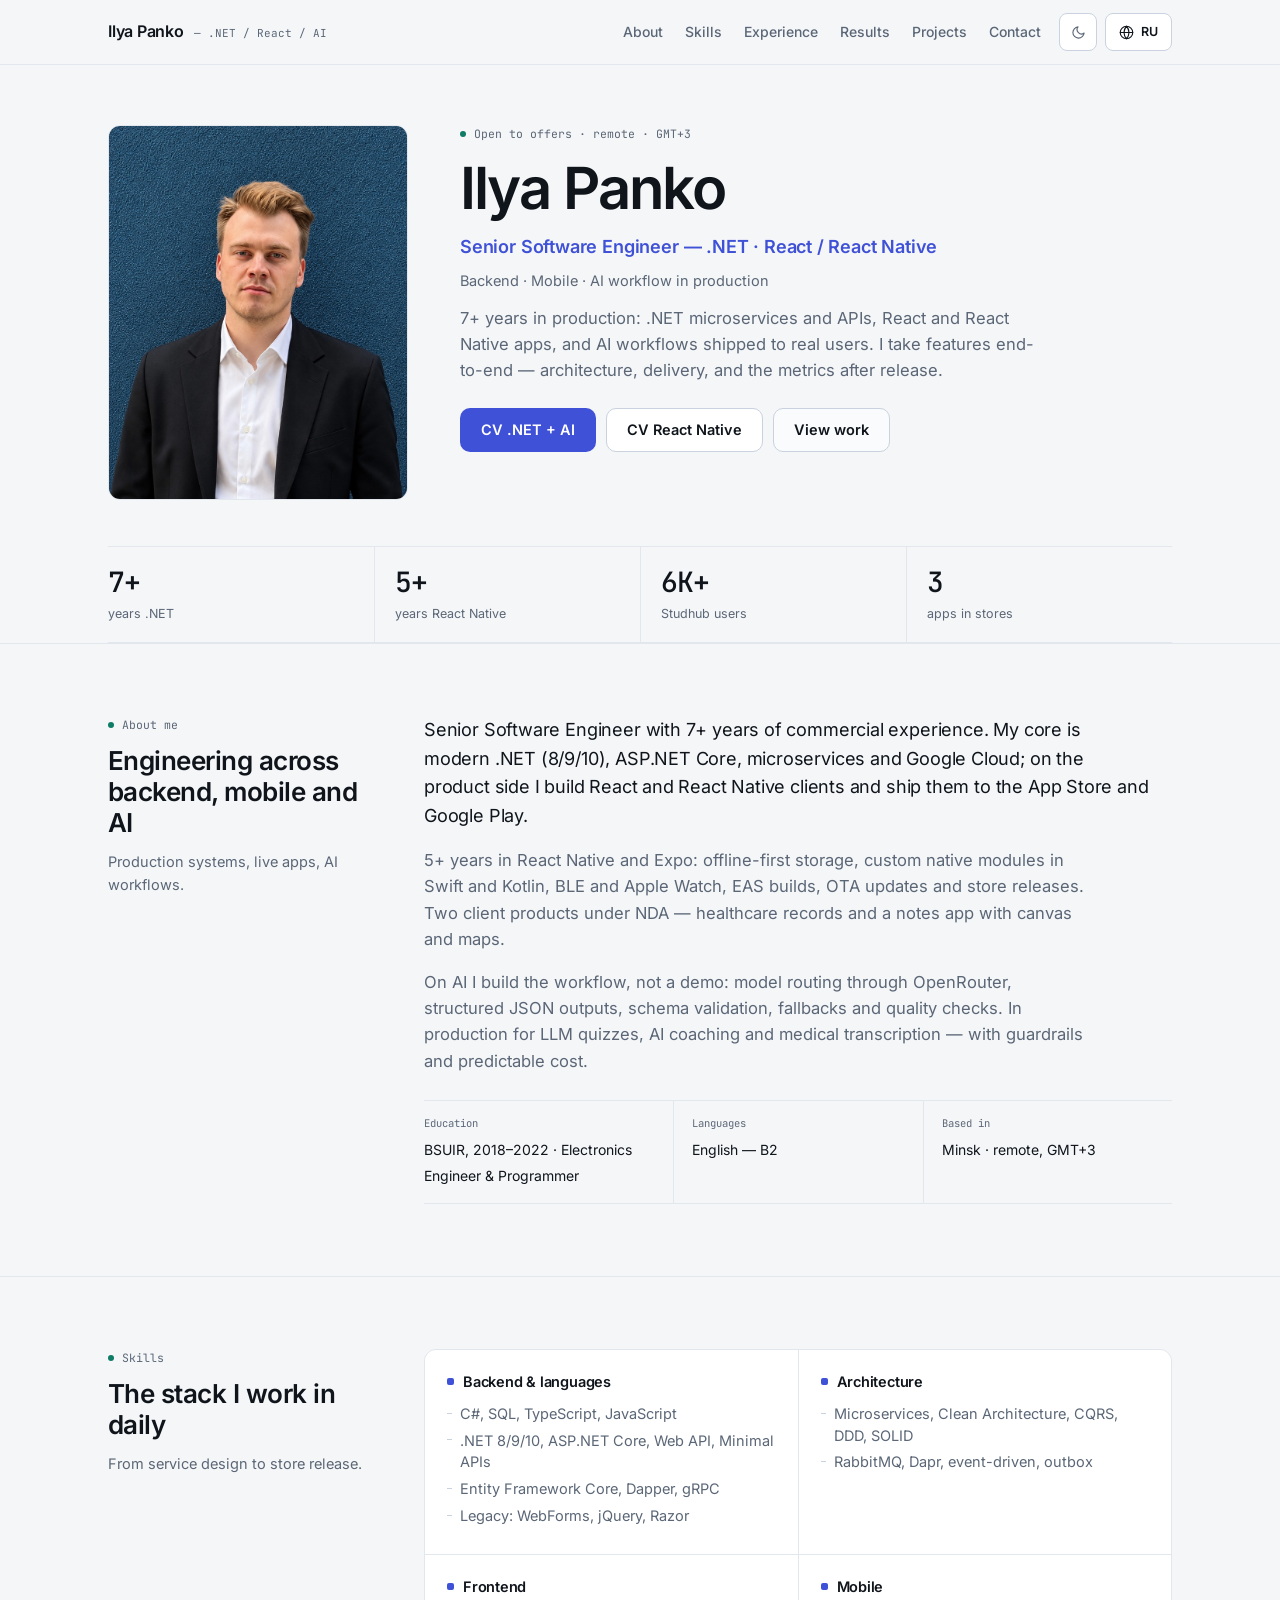
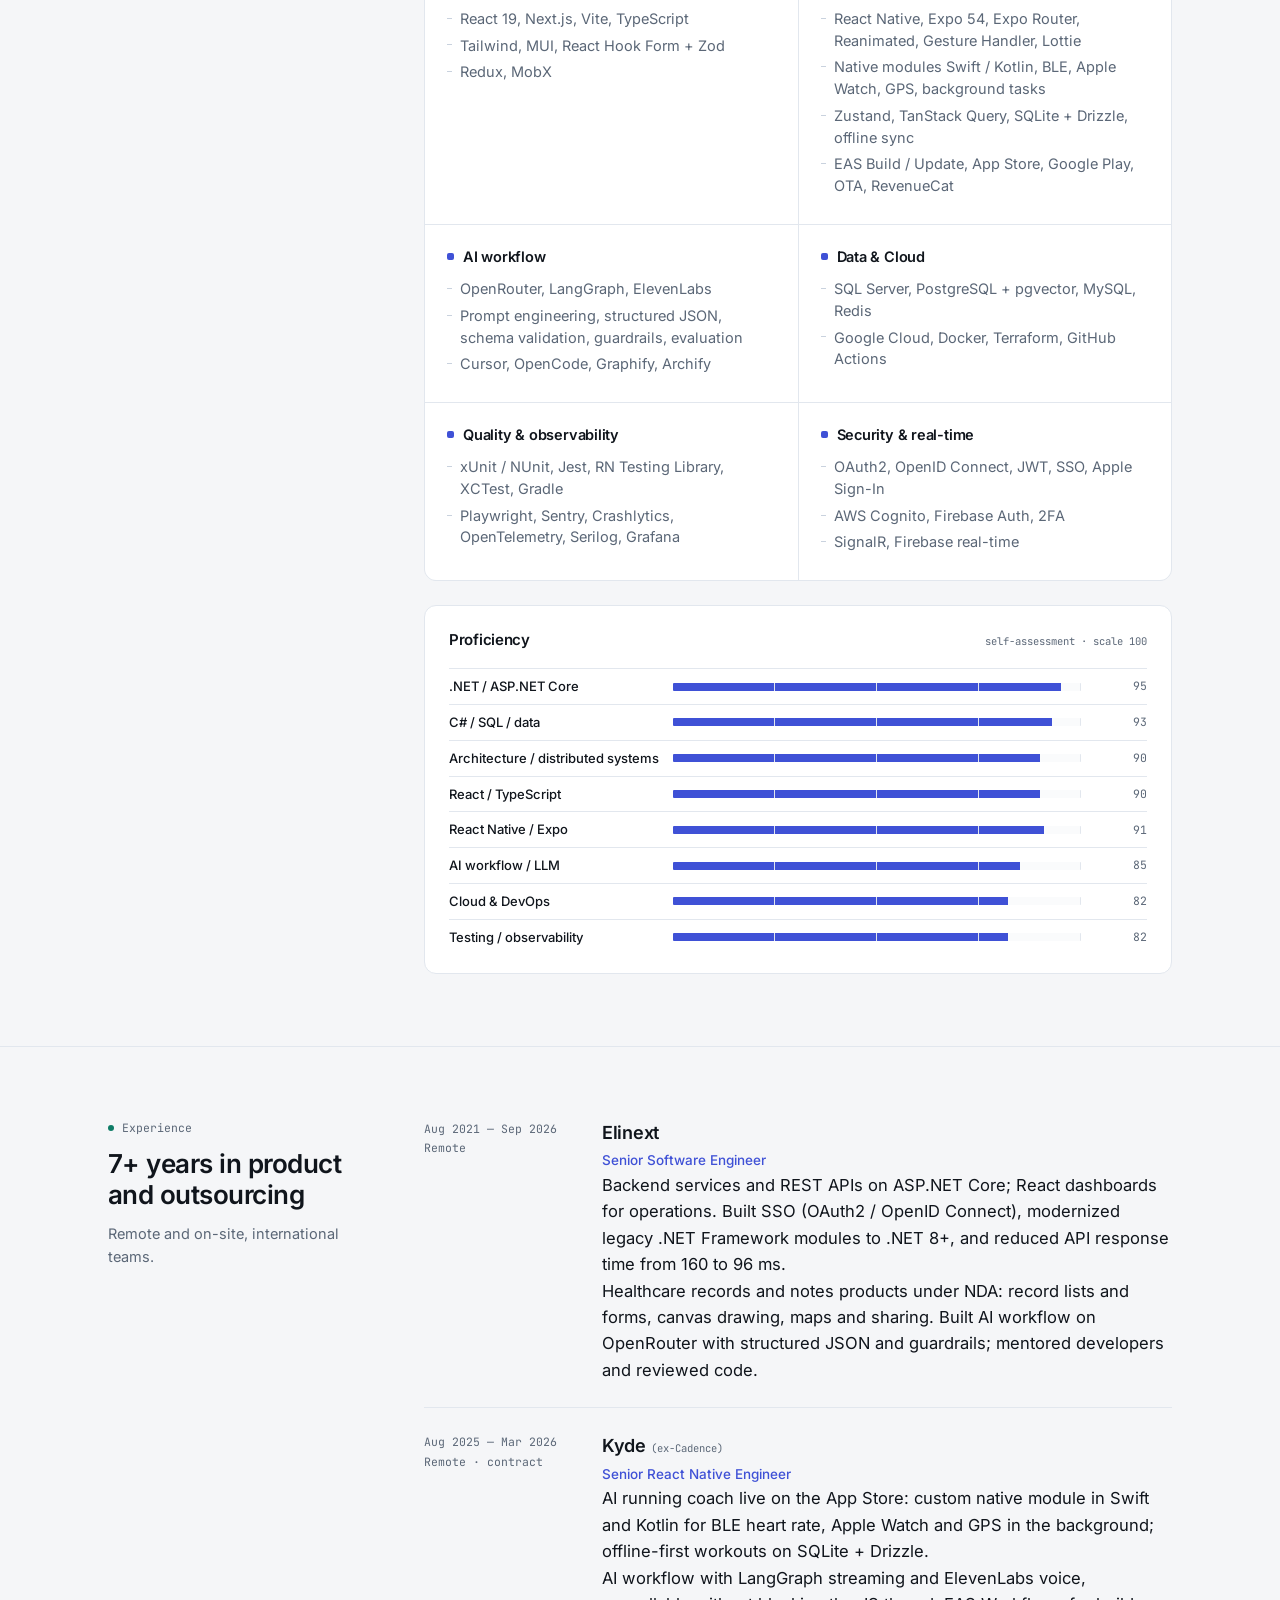
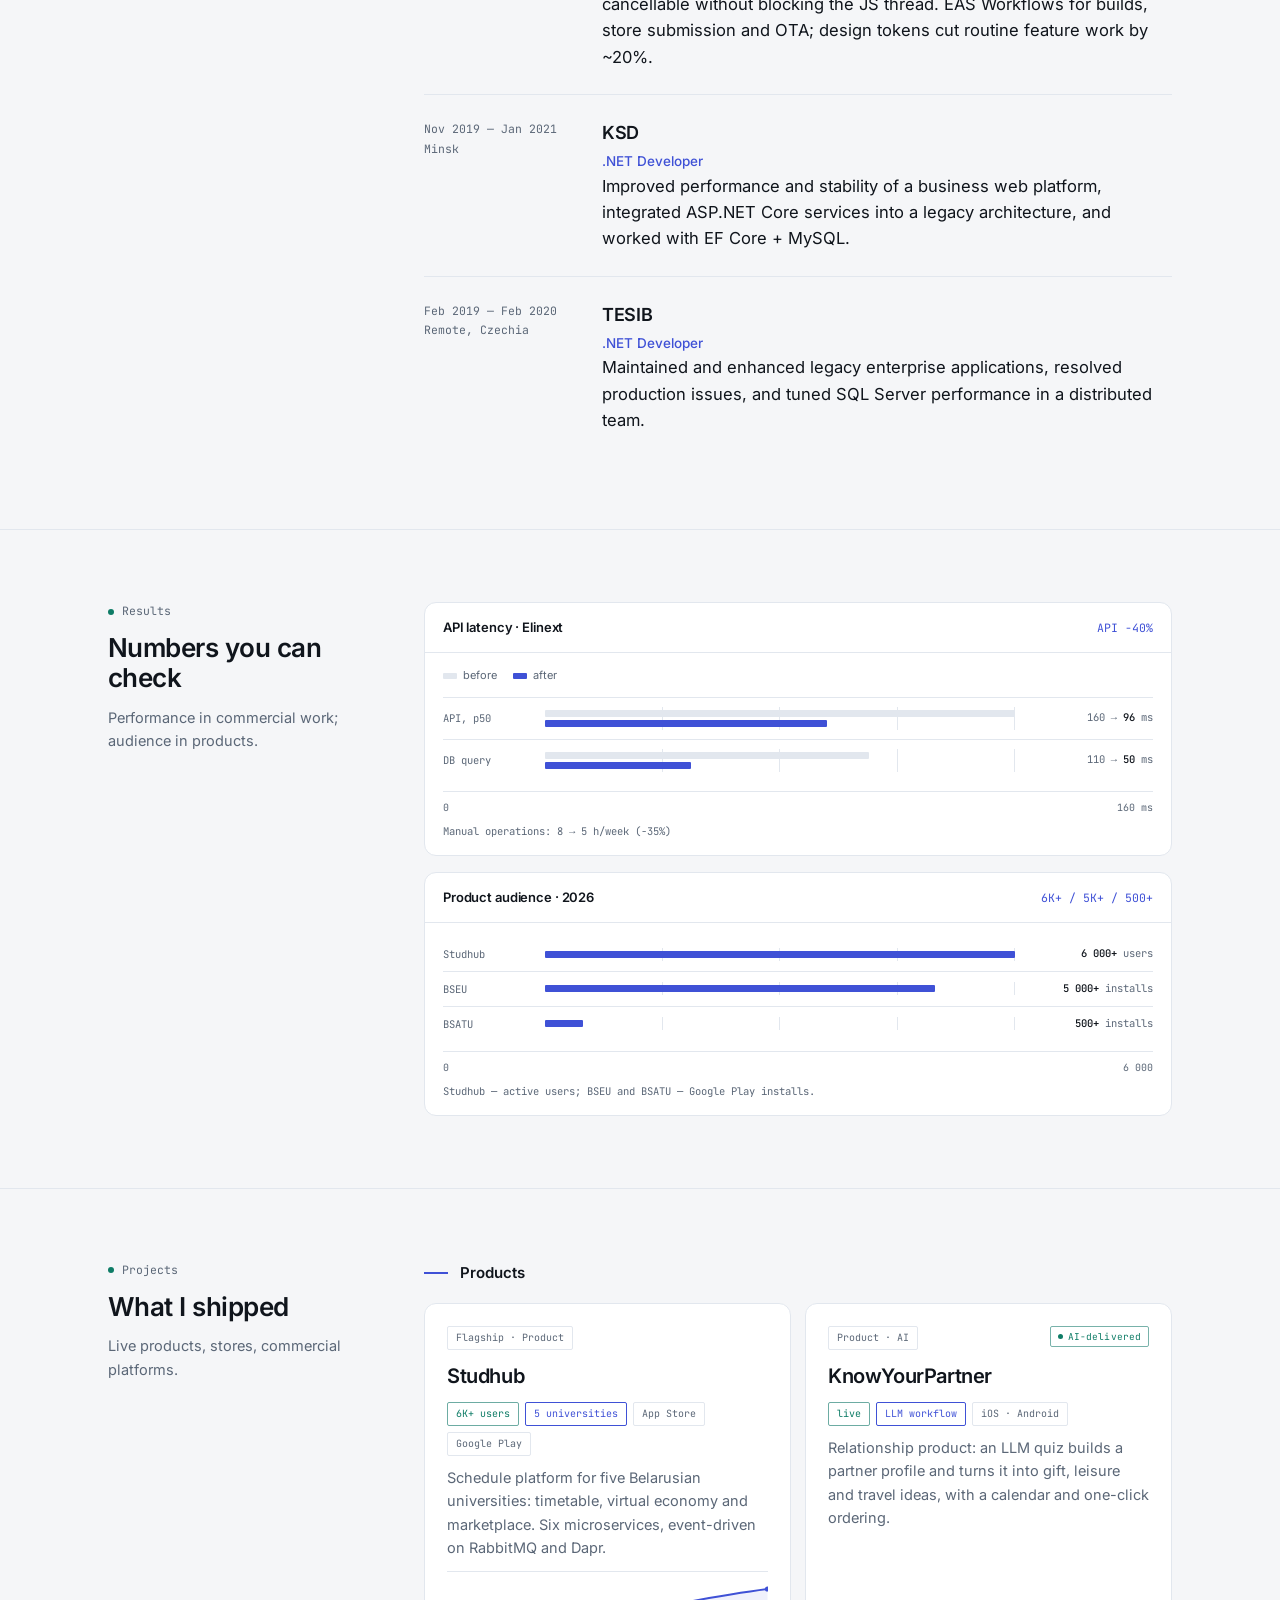
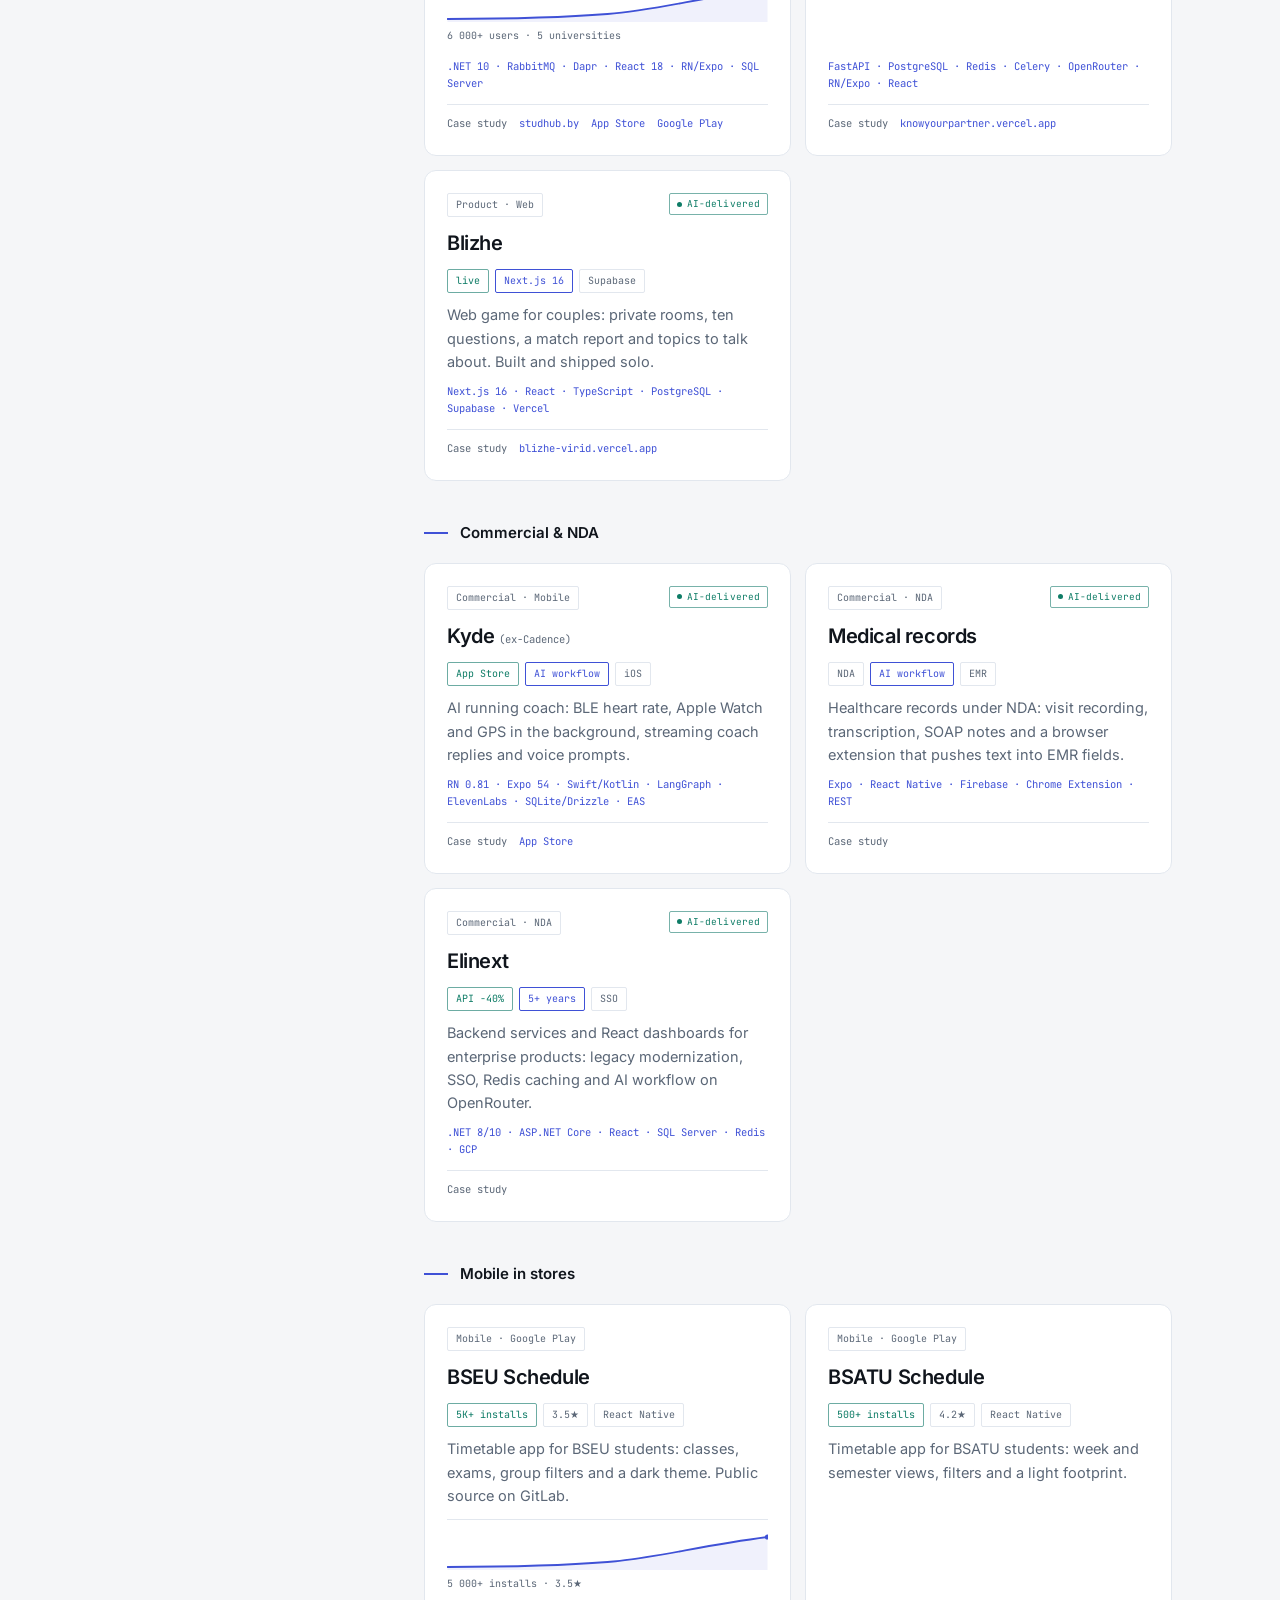
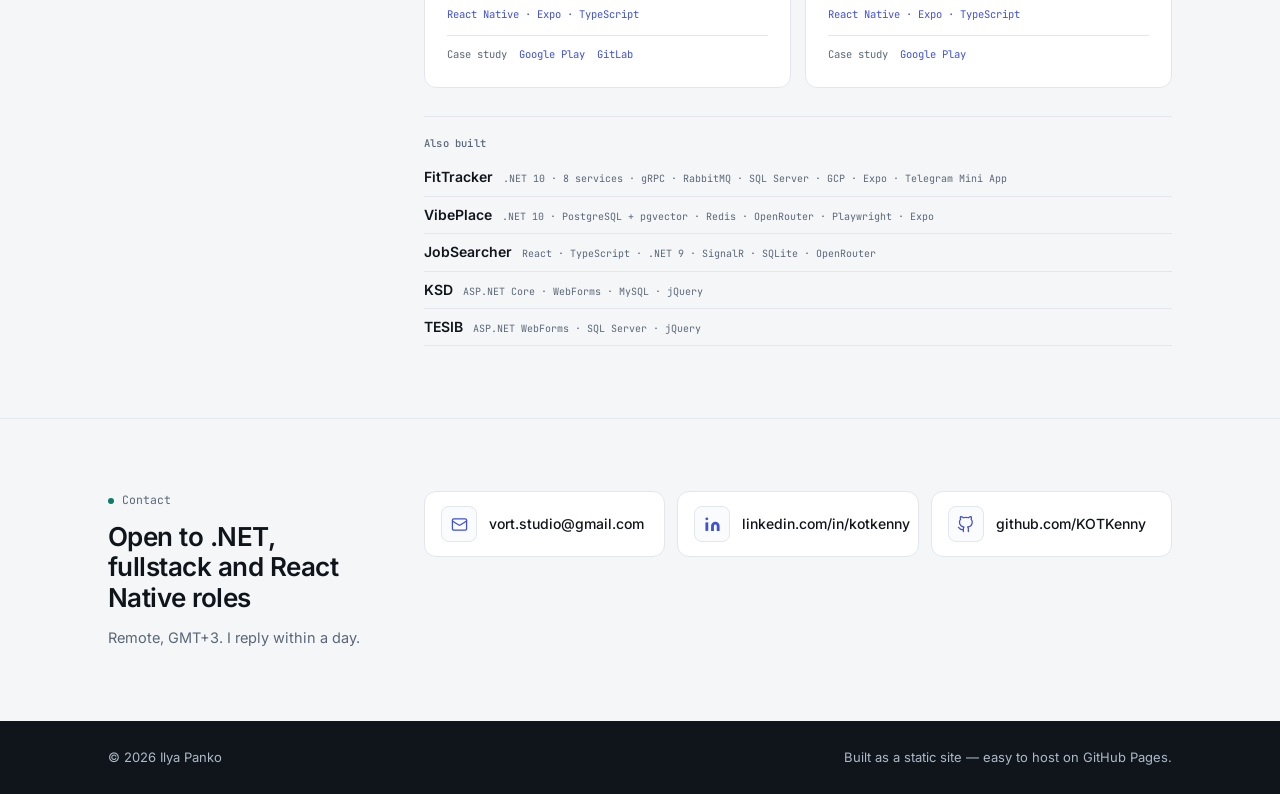
<file: index.html>
<!doctype html>
<html lang="en" data-lang="en">
  <head>
    <meta charset="UTF-8" />
    <meta name="viewport" content="width=device-width, initial-scale=1.0" />
    <title>Ilya Panko — Senior Software Engineer · .NET / React Native</title>
    <link rel="stylesheet" href="styles.css" />
    <link rel="stylesheet" href="assets/fonts/fonts.css" />
    <script>
      (function () {
        var root = document.documentElement;
        var theme = null;
        var lang = null;
        try {
          theme = localStorage.getItem("theme");
          lang = localStorage.getItem("lang");
        } catch (e) {}
        if (theme !== "light" && theme !== "dark") {
          theme = window.matchMedia("(prefers-color-scheme: dark)").matches ? "dark" : "light";
        }
        root.dataset.theme = theme;
        if (lang === "ru" || lang === "en") root.dataset.lang = lang;
      })();
    </script>
    <meta name="description" content="Ilya Panko — Senior Software Engineer. .NET microservices, React / React Native apps, and AI workflows in production." />
    <meta name="author" content="Ilya Panko" />
    <meta name="theme-color" content="#f5f6f8" media="(prefers-color-scheme: light)" />
    <meta name="theme-color" content="#0d1117" media="(prefers-color-scheme: dark)" />
    <link rel="icon" href="assets/favicon.svg" type="image/svg+xml" />
    <link rel="canonical" href="https://kotkenny.vercel.app/" />
    <meta property="og:type" content="website" />
    <meta property="og:site_name" content="Ilya Panko" />
    <meta property="og:title" content="Ilya Panko — Senior Software Engineer" />
    <meta property="og:description" content="Ilya Panko — Senior Software Engineer. .NET microservices, React / React Native apps, and AI workflows in production." />
    <meta property="og:url" content="https://kotkenny.vercel.app/" />
    <meta property="og:image" content="https://kotkenny.vercel.app/assets/og.png" />
    <meta property="og:image:width" content="1200" />
    <meta property="og:image:height" content="630" />
    <meta property="og:image:alt" content="Ilya Panko — Senior Software Engineer" />
    <meta name="twitter:card" content="summary_large_image" />
    <meta name="twitter:title" content="Ilya Panko — Senior Software Engineer" />
    <meta name="twitter:description" content="Ilya Panko — Senior Software Engineer. .NET microservices, React / React Native apps, and AI workflows in production." />
    <meta name="twitter:image" content="https://kotkenny.vercel.app/assets/og.png" />
  </head>
  <body>
    <a class="skip" href="#main">
      <span class="i18n-en">Skip to content</span>
      <span class="i18n-ru">К содержанию</span>
    </a>

    <header class="site-header">
      <div class="container">
        <a class="brand" href="index.html">
          Ilya Panko <small>— .NET / React / AI</small>
        </a>
        <nav class="nav">
          <span class="nav-links">
            <a href="#about"><span class="i18n-en">About</span><span class="i18n-ru">Обо мне</span></a>
            <a href="#skills"><span class="i18n-en">Skills</span><span class="i18n-ru">Навыки</span></a>
            <a href="#experience"><span class="i18n-en">Experience</span><span class="i18n-ru">Опыт</span></a>
            <a href="#impact"><span class="i18n-en">Results</span><span class="i18n-ru">Результаты</span></a>
            <a href="#projects"><span class="i18n-en">Projects</span><span class="i18n-ru">Проекты</span></a>
            <a href="#contact"><span class="i18n-en">Contact</span><span class="i18n-ru">Контакты</span></a>
          </span>
          <button class="theme-toggle" data-theme-toggle type="button" aria-label="Switch color theme">
            <svg class="icon-moon" viewBox="0 0 24 24" aria-hidden="true">
              <path d="M21 12.8A9 9 0 1 1 11.2 3a7 7 0 0 0 9.8 9.8z" />
            </svg>
            <svg class="icon-sun" viewBox="0 0 24 24" aria-hidden="true">
              <circle cx="12" cy="12" r="4" />
              <path d="M12 2v2M12 20v2M4.9 4.9l1.4 1.4M17.7 17.7l1.4 1.4M2 12h2M20 12h2M4.9 19.1l1.4-1.4M17.7 6.3l1.4-1.4" />
            </svg>
          </button>
          <button class="lang-toggle" data-lang-toggle type="button">
            <svg viewBox="0 0 24 24" aria-hidden="true">
              <circle cx="12" cy="12" r="10" />
              <path d="M2 12h20" />
              <path d="M12 2a15.3 15.3 0 0 1 4 10 15.3 15.3 0 0 1-4 10 15.3 15.3 0 0 1-4-10 15.3 15.3 0 0 1 4-10z" />
            </svg>
            <span data-lang-label>RU</span>
          </button>
        </nav>
      </div>
    </header>

    <main id="main">
      <section class="hero" id="top">
        <div class="container hero-inner">
          <img
            class="hero-portrait"
            src="assets/ilya-panko-new.png"
            alt="Ilya Panko"
            width="768"
            height="1024"
          />
          <div class="hero-copy">
            <p class="kicker i18n-en">Open to offers · remote · GMT+3</p>
            <p class="kicker i18n-ru">Открыт к предложениям · удалённо · GMT+3</p>
            <h1 class="hero-name">Ilya Panko</h1>
            <p class="hero-title">
              <span class="i18n-en">Senior Software Engineer — .NET · React / React Native</span>
              <span class="i18n-ru">Senior Software Engineer — .NET · React / React Native</span>
            </p>
            <p class="hero-sub">
              <span class="i18n-en">Backend · Mobile · AI workflow in production</span>
              <span class="i18n-ru">Backend · Mobile · AI workflow в продакшене</span>
            </p>
            <p class="hero-summary">
              <span class="i18n-en">
                7+ years in production: .NET microservices and APIs, React and
                React Native apps, and AI workflows shipped to real users. I take
                features end-to-end — architecture, delivery, and the metrics
                after release.
              </span>
              <span class="i18n-ru">
                7+ лет в продакшене: .NET-микросервисы и API, приложения на React
                и React Native, AI workflow для реальных пользователей. Веду фичи
                end-to-end — архитектура, поставка и метрики после релиза.
              </span>
            </p>
            <div class="hero-actions">
              <a class="btn btn-primary i18n-en" href="cv-dotnet-ai.pdf">CV .NET + AI</a>
              <a class="btn btn-primary i18n-ru" href="cv-dotnet-ai-ru.pdf">Резюме .NET + AI</a>
              <a class="btn btn-outline i18n-en" href="cv-react-native.pdf">CV React Native</a>
              <a class="btn btn-outline i18n-ru" href="cv-react-native-ru.pdf">Резюме React Native</a>
              <a class="btn btn-dark" href="#projects">
                <span class="i18n-en">View work</span>
                <span class="i18n-ru">Смотреть проекты</span>
              </a>
            </div>
          </div>
        </div>

        <div class="container">
          <div class="facts">
            <div class="fact">
              <span class="fact-num">7+</span>
              <span class="fact-lbl">
                <span class="i18n-en">years .NET</span>
                <span class="i18n-ru">лет .NET</span>
              </span>
            </div>
            <div class="fact">
              <span class="fact-num">5+</span>
              <span class="fact-lbl">
                <span class="i18n-en">years React Native</span>
                <span class="i18n-ru">лет React Native</span>
              </span>
            </div>
            <div class="fact">
              <span class="fact-num">6K+</span>
              <span class="fact-lbl">
                <span class="i18n-en">Studhub users</span>
                <span class="i18n-ru">пользователей Studhub</span>
              </span>
            </div>
            <div class="fact">
              <span class="fact-num">3</span>
              <span class="fact-lbl">
                <span class="i18n-en">apps in stores</span>
                <span class="i18n-ru">приложения в сторах</span>
              </span>
            </div>
          </div>
        </div>
      </section>

      <section class="band" id="about">
        <div class="container section-grid">
          <div class="section-rail">
            <p class="kicker">
              <span class="i18n-en">About me</span>
              <span class="i18n-ru">Обо мне</span>
            </p>
            <h2>
              <span class="i18n-en">Engineering across backend, mobile and AI</span>
              <span class="i18n-ru">Инженерия на стыке backend, mobile и AI</span>
            </h2>
            <p>
              <span class="i18n-en">Production systems, live apps, AI workflows.</span>
              <span class="i18n-ru">Продакшен-системы, живые приложения, AI workflow.</span>
            </p>
          </div>
          <div class="section-body prose">
            <p class="i18n-en">
              Senior Software Engineer with 7+ years of commercial experience.
              My core is modern .NET (8/9/10), ASP.NET Core, microservices and
              Google Cloud; on the product side I build React and React Native
              clients and ship them to the App Store and Google Play.
            </p>
            <p class="i18n-ru">
              Senior Software Engineer с 7+ годами коммерческой разработки.
              Основа — современный .NET (8/9/10), ASP.NET Core, микросервисы и
              Google Cloud; на продуктовой стороне делаю клиенты на React и
              React Native и довожу их до App Store и Google Play.
            </p>
            <p class="i18n-en">
              5+ years in React Native and Expo: offline-first storage, custom
              native modules in Swift and Kotlin, BLE and Apple Watch, EAS
              builds, OTA updates and store releases. Two client products under
              NDA — healthcare records and a notes app with canvas and maps.
            </p>
            <p class="i18n-ru">
              5+ лет в React Native и Expo: offline-first хранение, нативные
              модули на Swift и Kotlin, BLE и Apple Watch, EAS-сборки, OTA и
              релизы в сторы. Два клиентских продукта под NDA — медицинские
              записи и заметки с canvas и картами.
            </p>
            <p class="i18n-en">
              On AI I build the workflow, not a demo: model routing through
              OpenRouter, structured JSON outputs, schema validation, fallbacks
              and quality checks. In production for LLM quizzes, AI coaching and
              medical transcription — with guardrails and predictable cost.
            </p>
            <p class="i18n-ru">
              В AI я выстраиваю workflow, а не демо: маршрутизация моделей через
              OpenRouter, structured JSON, валидация схем, fallbacks и проверки
              качества. В продакшене — LLM-опросники, AI-коучинг и медицинская
              транскрипция, с guardrails и предсказуемой стоимостью.
            </p>

            <div class="about-facts">
              <div>
                <span class="about-k"><span class="i18n-en">Education</span><span class="i18n-ru">Образование</span></span>
                <span class="about-v">BSUIR, 2018–2022 · <span class="i18n-en">Electronics Engineer &amp; Programmer</span><span class="i18n-ru">инженер-программист электроники</span></span>
              </div>
              <div>
                <span class="about-k"><span class="i18n-en">Languages</span><span class="i18n-ru">Языки</span></span>
                <span class="about-v">English — B2</span>
              </div>
              <div>
                <span class="about-k"><span class="i18n-en">Based in</span><span class="i18n-ru">Локация</span></span>
                <span class="about-v">Minsk · remote, GMT+3</span>
              </div>
            </div>
          </div>
        </div>
      </section>

      <section class="band" id="skills">
        <div class="container section-grid">
          <div class="section-rail">
            <p class="kicker">
              <span class="i18n-en">Skills</span>
              <span class="i18n-ru">Навыки</span>
            </p>
            <h2>
              <span class="i18n-en">The stack I work in daily</span>
              <span class="i18n-ru">Стек, в котором работаю ежедневно</span>
            </h2>
            <p>
              <span class="i18n-en">From service design to store release.</span>
              <span class="i18n-ru">От схемы сервисов до релиза в сторах.</span>
            </p>
          </div>
          <div class="section-body">
            <div class="skills-grid">
              <div class="skill-card">
                <h3>Backend &amp; languages</h3>
                <ul>
                  <li>C#, SQL, TypeScript, JavaScript</li>
                  <li>.NET 8/9/10, ASP.NET Core, Web API, Minimal APIs</li>
                  <li>Entity Framework Core, Dapper, gRPC</li>
                  <li><span class="i18n-en">Legacy: WebForms, jQuery, Razor</span><span class="i18n-ru">Legacy: WebForms, jQuery, Razor</span></li>
                </ul>
              </div>
              <div class="skill-card">
                <h3><span class="i18n-en">Architecture</span><span class="i18n-ru">Архитектура</span></h3>
                <ul>
                  <li>Microservices, Clean Architecture, CQRS, DDD, SOLID</li>
                  <li>RabbitMQ, Dapr, event-driven, outbox</li>
                </ul>
              </div>
              <div class="skill-card">
                <h3>Frontend</h3>
                <ul>
                  <li>React 19, Next.js, Vite, TypeScript</li>
                  <li>Tailwind, MUI, React Hook Form + Zod</li>
                  <li>Redux, MobX</li>
                </ul>
              </div>
              <div class="skill-card">
                <h3>Mobile</h3>
                <ul>
                  <li>React Native, Expo 54, Expo Router, Reanimated, Gesture Handler, Lottie</li>
                  <li><span class="i18n-en">Native modules Swift / Kotlin, BLE, Apple Watch, GPS, background tasks</span><span class="i18n-ru">Нативные модули Swift / Kotlin, BLE, Apple Watch, GPS, фон</span></li>
                  <li>Zustand, TanStack Query, SQLite + Drizzle, offline sync</li>
                  <li>EAS Build / Update, App Store, Google Play, OTA, RevenueCat</li>
                </ul>
              </div>
              <div class="skill-card">
                <h3>AI workflow</h3>
                <ul>
                  <li>OpenRouter, LangGraph, ElevenLabs</li>
                  <li><span class="i18n-en">Prompt engineering, structured JSON, schema validation, guardrails, evaluation</span><span class="i18n-ru">Prompt engineering, structured JSON, валидация схем, guardrails, оценка качества</span></li>
                  <li>Cursor, OpenCode, Graphify, Archify</li>
                </ul>
              </div>
              <div class="skill-card">
                <h3>Data &amp; Cloud</h3>
                <ul>
                  <li>SQL Server, PostgreSQL + pgvector, MySQL, Redis</li>
                  <li>Google Cloud, Docker, Terraform, GitHub Actions</li>
                </ul>
              </div>
              <div class="skill-card">
                <h3><span class="i18n-en">Quality &amp; observability</span><span class="i18n-ru">Качество и наблюдаемость</span></h3>
                <ul>
                  <li>xUnit / NUnit, Jest, RN Testing Library, XCTest, Gradle</li>
                  <li>Playwright, Sentry, Crashlytics, OpenTelemetry, Serilog, Grafana</li>
                </ul>
              </div>
              <div class="skill-card">
                <h3><span class="i18n-en">Security &amp; real-time</span><span class="i18n-ru">Безопасность и real-time</span></h3>
                <ul>
                  <li>OAuth2, OpenID Connect, JWT, SSO, Apple Sign-In</li>
                  <li>AWS Cognito, Firebase Auth, 2FA</li>
                  <li>SignalR, Firebase real-time</li>
                </ul>
              </div>
            </div>

            <div class="proficiency">
              <div class="proficiency-head">
                <h3><span class="i18n-en">Proficiency</span><span class="i18n-ru">Уровень владения</span></h3>
                <span class="proficiency-note">
                  <span class="i18n-en">self-assessment · scale 100</span>
                  <span class="i18n-ru">самооценка · шкала 100</span>
                </span>
              </div>
              <div class="bar-row">
                <span class="bar-label">.NET / ASP.NET Core</span>
                <div class="bar-track"><div class="bar-fill" style="width: 95%"></div></div>
                <span class="bar-value">95</span>
              </div>
              <div class="bar-row">
                <span class="bar-label">
                  <span class="i18n-en">C# / SQL / data</span>
                  <span class="i18n-ru">C# / SQL / данные</span>
                </span>
                <div class="bar-track"><div class="bar-fill" style="width: 93%"></div></div>
                <span class="bar-value">93</span>
              </div>
              <div class="bar-row">
                <span class="bar-label">
                  <span class="i18n-en">Architecture / distributed systems</span>
                  <span class="i18n-ru">Архитектура и распределённые системы</span>
                </span>
                <div class="bar-track"><div class="bar-fill" style="width: 90%"></div></div>
                <span class="bar-value">90</span>
              </div>
              <div class="bar-row">
                <span class="bar-label">React / TypeScript</span>
                <div class="bar-track"><div class="bar-fill" style="width: 90%"></div></div>
                <span class="bar-value">90</span>
              </div>
              <div class="bar-row">
                <span class="bar-label">React Native / Expo</span>
                <div class="bar-track"><div class="bar-fill" style="width: 91%"></div></div>
                <span class="bar-value">91</span>
              </div>
              <div class="bar-row">
                <span class="bar-label">AI workflow / LLM</span>
                <div class="bar-track"><div class="bar-fill" style="width: 85%"></div></div>
                <span class="bar-value">85</span>
              </div>
              <div class="bar-row">
                <span class="bar-label">
                  <span class="i18n-en">Cloud &amp; DevOps</span>
                  <span class="i18n-ru">Cloud и DevOps</span>
                </span>
                <div class="bar-track"><div class="bar-fill" style="width: 82%"></div></div>
                <span class="bar-value">82</span>
              </div>
              <div class="bar-row">
                <span class="bar-label">
                  <span class="i18n-en">Testing / observability</span>
                  <span class="i18n-ru">Тестирование и наблюдаемость</span>
                </span>
                <div class="bar-track"><div class="bar-fill" style="width: 82%"></div></div>
                <span class="bar-value">82</span>
              </div>
            </div>
          </div>
        </div>
      </section>

      <section class="band" id="experience">
        <div class="container section-grid">
          <div class="section-rail">
            <p class="kicker">
              <span class="i18n-en">Experience</span>
              <span class="i18n-ru">Опыт</span>
            </p>
            <h2>
              <span class="i18n-en">7+ years in product and outsourcing</span>
              <span class="i18n-ru">7+ лет в продукте и аутсорсе</span>
            </h2>
            <p>
              <span class="i18n-en">Remote and on-site, international teams.</span>
              <span class="i18n-ru">Удалённо и в офисе, международные команды.</span>
            </p>
          </div>
          <div class="section-body">
            <div class="jobs">
              <article class="job">
                <div class="job-when">
                  <span class="i18n-en">Aug 2021 — Sep 2026<br />Remote</span>
                  <span class="i18n-ru">авг 2021 — сен 2026<br />удалённо</span>
                </div>
                <div class="job-main">
                  <h3>Elinext</h3>
                  <p class="job-role">Senior Software Engineer</p>
                  <p class="i18n-en">
                    Backend services and REST APIs on ASP.NET Core; React
                    dashboards for operations. Built SSO (OAuth2 / OpenID
                    Connect), modernized legacy .NET Framework modules to .NET
                    8+, and reduced API response time from 160 to 96 ms.
                  </p>
                  <p class="i18n-ru">
                    Backend-сервисы и REST API на ASP.NET Core; React-панели для
                    операционных команд. Внедрил SSO (OAuth2 / OpenID Connect),
                    модернизировал legacy-модули .NET Framework до .NET 8+ и
                    сократил время ответа API с 160 до 96 мс.
                  </p>
                  <p class="i18n-en">
                    Healthcare records and notes products under NDA: record
                    lists and forms, canvas drawing, maps and sharing. Built AI
                    workflow on OpenRouter with structured JSON and guardrails;
                    mentored developers and reviewed code.
                  </p>
                  <p class="i18n-ru">
                    Медицинские записи и заметки под NDA: списки и формы, canvas,
                    карты и шеринг. Выстроил AI workflow на OpenRouter со
                    structured JSON и guardrails; менторил разработчиков и делал
                    code review.
                  </p>
                </div>
              </article>

              <article class="job">
                <div class="job-when">
                  <span class="i18n-en">Aug 2025 — Mar 2026<br />Remote · contract</span>
                  <span class="i18n-ru">авг 2025 — мар 2026<br />удалённо · контракт</span>
                </div>
                <div class="job-main">
                  <h3>Kyde <span class="job-alias">(ex-Cadence)</span></h3>
                  <p class="job-role">Senior React Native Engineer</p>
                  <p class="i18n-en">
                    AI running coach live on the App Store: custom native module
                    in Swift and Kotlin for BLE heart rate, Apple Watch and GPS
                    in the background; offline-first workouts on SQLite +
                    Drizzle.
                  </p>
                  <p class="i18n-ru">
                    AI running coach в App Store: нативный модуль на Swift и
                    Kotlin для BLE-пульса, Apple Watch и GPS в фоне;
                    offline-first тренировки на SQLite + Drizzle.
                  </p>
                  <p class="i18n-en">
                    AI workflow with LangGraph streaming and ElevenLabs voice,
                    cancellable without blocking the JS thread. EAS Workflows
                    for builds, store submission and OTA; design tokens cut
                    routine feature work by ~20%.
                  </p>
                  <p class="i18n-ru">
                    AI workflow на LangGraph со стримингом и голосом ElevenLabs,
                    с отменой без блокировки JS-потока. EAS Workflows для
                    сборок, сабмита и OTA; дизайн-токены ускорили рутинную
                    разработку примерно на 20%.
                  </p>
                </div>
              </article>

              <article class="job">
                <div class="job-when">
                  <span class="i18n-en">Nov 2019 — Jan 2021<br />Minsk</span>
                  <span class="i18n-ru">ноя 2019 — янв 2021<br />Минск</span>
                </div>
                <div class="job-main">
                  <h3>KSD</h3>
                  <p class="job-role">.NET Developer</p>
                  <p class="i18n-en">
                    Improved performance and stability of a business web platform,
                    integrated ASP.NET Core services into a legacy architecture,
                    and worked with EF Core + MySQL.
                  </p>
                  <p class="i18n-ru">
                    Улучшал производительность и стабильность бизнес
                    web-платформы, интегрировал ASP.NET Core сервисы в
                    legacy-архитектуру, работал с EF Core и MySQL.
                  </p>
                </div>
              </article>

              <article class="job">
                <div class="job-when">
                  <span class="i18n-en">Feb 2019 — Feb 2020<br />Remote, Czechia</span>
                  <span class="i18n-ru">фев 2019 — фев 2020<br />удалённо, Чехия</span>
                </div>
                <div class="job-main">
                  <h3>TESIB</h3>
                  <p class="job-role">.NET Developer</p>
                  <p class="i18n-en">
                    Maintained and enhanced legacy enterprise applications,
                    resolved production issues, and tuned SQL Server performance
                    in a distributed team.
                  </p>
                  <p class="i18n-ru">
                    Поддерживал и развивал legacy enterprise-приложения,
                    устранял production-инциденты и оптимизировал
                    производительность SQL Server в распределённой команде.
                  </p>
                </div>
              </article>
            </div>
          </div>
        </div>
      </section>

      <section class="band" id="impact">
        <div class="container section-grid">
          <div class="section-rail">
            <p class="kicker">
              <span class="i18n-en">Results</span>
              <span class="i18n-ru">Результаты</span>
            </p>
            <h2>
              <span class="i18n-en">Numbers you can check</span>
              <span class="i18n-ru">Цифры, которые можно проверить</span>
            </h2>
            <p>
              <span class="i18n-en">Performance in commercial work; audience in products.</span>
              <span class="i18n-ru">Производительность в коммерции, аудитория в продуктах.</span>
            </p>
          </div>
          <div class="section-body">
            <div class="impact-grid">
              <figure class="chart-card">
                <figcaption class="chart-head">
                  <span class="chart-title">
                    <span class="i18n-en">API latency · Elinext</span>
                    <span class="i18n-ru">Задержка API · Elinext</span>
                  </span>
                  <span class="chart-delta">API −40%</span>
                </figcaption>
                <div class="chart-body">
                  <div class="chart-legend">
                    <span><i class="sw"></i><span class="i18n-en">before</span><span class="i18n-ru">до оптимизации</span></span>
                    <span><i class="sw is-now"></i><span class="i18n-en">after</span><span class="i18n-ru">после</span></span>
                  </div>
                  <div class="compare-row">
                    <span class="compare-label">API, p50</span>
                    <div class="compare-pair">
                      <span class="compare-bar" style="--w: 100%"></span>
                      <span class="compare-bar is-now" style="--w: 60%"></span>
                    </div>
                    <span class="compare-vals">160 → <b>96</b> <span class="i18n-en">ms</span><span class="i18n-ru">мс</span></span>
                  </div>
                  <div class="compare-row">
                    <span class="compare-label">
                      <span class="i18n-en">DB query</span>
                      <span class="i18n-ru">Запрос к БД</span>
                    </span>
                    <div class="compare-pair">
                      <span class="compare-bar" style="--w: 69%"></span>
                      <span class="compare-bar is-now" style="--w: 31%"></span>
                    </div>
                    <span class="compare-vals">110 → <b>50</b> <span class="i18n-en">ms</span><span class="i18n-ru">мс</span></span>
                  </div>
                  <div class="compare-axis">
                    <span>0</span>
                    <span>160 <span class="i18n-en">ms</span><span class="i18n-ru">мс</span></span>
                  </div>
                  <p class="chart-note">
                    <span class="i18n-en">Manual operations: 8 → 5 h/week (−35%)</span>
                    <span class="i18n-ru">Ручные операции: 8 → 5 ч/нед (−35%)</span>
                  </p>
                </div>
              </figure>

              <figure class="chart-card">
                <figcaption class="chart-head">
                  <span class="chart-title">
                    <span class="i18n-en">Product audience · 2026</span>
                    <span class="i18n-ru">Аудитория продуктов · 2026</span>
                  </span>
                  <span class="chart-delta">6K+ / 5K+ / 500+</span>
                </figcaption>
                <div class="chart-body">
                  <div class="compare-row">
                    <span class="compare-label">Studhub</span>
                    <div class="compare-pair">
                      <span class="compare-bar is-now" style="--w: 100%"></span>
                    </div>
                    <span class="compare-vals"><b>6 000+</b> <span class="i18n-en">users</span><span class="i18n-ru">пользователей</span></span>
                  </div>
                  <div class="compare-row">
                    <span class="compare-label">BSEU</span>
                    <div class="compare-pair">
                      <span class="compare-bar is-now" style="--w: 83%"></span>
                    </div>
                    <span class="compare-vals"><b>5 000+</b> <span class="i18n-en">installs</span><span class="i18n-ru">установок</span></span>
                  </div>
                  <div class="compare-row">
                    <span class="compare-label">BSATU</span>
                    <div class="compare-pair">
                      <span class="compare-bar is-now" style="--w: 8%"></span>
                    </div>
                    <span class="compare-vals"><b>500+</b> <span class="i18n-en">installs</span><span class="i18n-ru">установок</span></span>
                  </div>
                  <div class="compare-axis">
                    <span>0</span>
                    <span>6 000</span>
                  </div>
                  <p class="chart-note">
                    <span class="i18n-en">Studhub — active users; BSEU and BSATU — Google Play installs.</span>
                    <span class="i18n-ru">Studhub — активные пользователи; BSEU и BSATU — установки Google Play.</span>
                  </p>
                </div>
              </figure>
            </div>
          </div>
        </div>
      </section>

      <section class="band" id="projects">
        <div class="container section-grid">
          <div class="section-rail">
            <p class="kicker">
              <span class="i18n-en">Projects</span>
              <span class="i18n-ru">Проекты</span>
            </p>
            <h2>
              <span class="i18n-en">What I shipped</span>
              <span class="i18n-ru">Что довёл до продакшена</span>
            </h2>
            <p>
              <span class="i18n-en">Live products, stores, commercial platforms.</span>
              <span class="i18n-ru">Живые продукты, сторы, коммерческие платформы.</span>
            </p>
          </div>
          <div class="section-body">
            <div class="projects-group-title">
              <span class="i18n-en">Products</span>
              <span class="i18n-ru">Продукты</span>
            </div>
            <div class="projects">
              <article class="project">
                <span class="tag">
                  <span class="i18n-en">Flagship · Product</span>
                  <span class="i18n-ru">Флагман · Продукт</span>
                </span>
                <h3><a href="cases/studhub.html">Studhub</a></h3>
                <div class="chips">
                  <span class="chip chip-green">6K+ users</span>
                  <span class="chip chip-indigo">5 universities</span>
                  <span class="chip chip-cyan">App Store</span>
                  <span class="chip chip-cyan">Google Play</span>
                </div>
                <p class="i18n-en">
                  Schedule platform for five Belarusian universities: timetable,
                  virtual economy and marketplace. Six microservices, event-driven
                  on RabbitMQ and Dapr.
                </p>
                <p class="i18n-ru">
                  Платформа расписаний для пяти белорусских вузов: расписание,
                  виртуальная экономика и маркетплейс. Шесть микросервисов,
                  event-driven на RabbitMQ и Dapr.
                </p>
                <div class="card-visual">
                  <svg class="spark" viewBox="0 0 320 38" aria-hidden="true">
                    <path class="spark-area" d="M0 35 C 60 34.8, 110 34, 160 30 S 250 14 320 5 L320 38 L0 38 Z" />
                    <path class="spark-line" d="M0 35 C 60 34.8, 110 34, 160 30 S 250 14 320 5" />
                    <circle class="spark-dot" cx="320" cy="5" r="2.6" />
                  </svg>
                  <span class="spark-label">
                    <span class="i18n-en">6 000+ users · 5 universities</span>
                    <span class="i18n-ru">6 000+ пользователей · 5 вузов</span>
                  </span>
                </div>
                <span class="project-stack">.NET 10 · RabbitMQ · Dapr · React 18 · RN/Expo · SQL Server</span>
                <div class="project-links">
                  <a class="is-case" href="cases/studhub.html"><span class="i18n-en">Case study</span><span class="i18n-ru">Кейс</span></a>
                  <a href="https://studhub.by" target="_blank" rel="noreferrer">studhub.by</a>
                  <a href="https://apps.apple.com/by/app/studhub-%D1%80%D0%B0%D1%81%D0%BF%D0%B8%D1%81%D0%B0%D0%BD%D0%B8%D0%B5/id6762131106" target="_blank" rel="noreferrer">App Store</a>
                  <a href="https://play.google.com/store/apps/details?id=com.studhub" target="_blank" rel="noreferrer">Google Play</a>
                </div>
              </article>

              <article class="project">
                <span class="tag">
                  <span class="i18n-en">Product · AI</span>
                  <span class="i18n-ru">Продукт · AI</span>
                </span>
                <span class="tag-ai">AI-delivered</span>
                <h3><a href="cases/project.html?p=knowyourpartner">KnowYourPartner</a></h3>
                <div class="chips">
                  <span class="chip chip-green">live</span>
                  <span class="chip chip-indigo">LLM workflow</span>
                  <span class="chip chip-cyan">iOS · Android</span>
                </div>
                <p class="i18n-en">
                  Relationship product: an LLM quiz builds a partner profile and
                  turns it into gift, leisure and travel ideas, with a calendar
                  and one-click ordering.
                </p>
                <p class="i18n-ru">
                  Продукт для пар: LLM-опрос строит профиль партнёра и превращает
                  его в идеи подарков, досуга и поездок, с календарём дат и
                  заказом в один клик.
                </p>
                <span class="project-stack">FastAPI · PostgreSQL · Redis · Celery · OpenRouter · RN/Expo · React</span>
                <div class="project-links">
                  <a class="is-case" href="cases/project.html?p=knowyourpartner"><span class="i18n-en">Case study</span><span class="i18n-ru">Кейс</span></a>
                  <a href="https://knowyourpartner.vercel.app" target="_blank" rel="noreferrer">knowyourpartner.vercel.app</a>
                </div>
              </article>

              <article class="project">
                <span class="tag">
                  <span class="i18n-en">Product · Web</span>
                  <span class="i18n-ru">Продукт · Web</span>
                </span>
                <span class="tag-ai">AI-delivered</span>
                <h3><a href="cases/project.html?p=blizhe">Blizhe</a></h3>
                <div class="chips">
                  <span class="chip chip-green">live</span>
                  <span class="chip chip-indigo">Next.js 16</span>
                  <span class="chip chip-cyan">Supabase</span>
                </div>
                <p class="i18n-en">
                  Web game for couples: private rooms, ten questions, a match
                  report and topics to talk about. Built and shipped solo.
                </p>
                <p class="i18n-ru">
                  Веб-игра для пар: приватные комнаты, десять вопросов, отчёт о
                  совпадениях и темы для разговора. Сделал и запустил сам.
                </p>
                <span class="project-stack">Next.js 16 · React · TypeScript · PostgreSQL · Supabase · Vercel</span>
                <div class="project-links">
                  <a class="is-case" href="cases/project.html?p=blizhe"><span class="i18n-en">Case study</span><span class="i18n-ru">Кейс</span></a>
                  <a href="https://blizhe-virid.vercel.app" target="_blank" rel="noreferrer">blizhe-virid.vercel.app</a>
                </div>
              </article>
            </div>

            <div class="projects-group-title">
              <span class="i18n-en">Commercial &amp; NDA</span>
              <span class="i18n-ru">Коммерческие и NDA</span>
            </div>
            <div class="projects">
              <article class="project">
                <span class="tag">
                  <span class="i18n-en">Commercial · Mobile</span>
                  <span class="i18n-ru">Коммерческий · Mobile</span>
                </span>
                <span class="tag-ai">AI-delivered</span>
                <h3><a href="cases/project.html?p=kyde">Kyde <span class="job-alias">(ex-Cadence)</span></a></h3>
                <div class="chips">
                  <span class="chip chip-green">App Store</span>
                  <span class="chip chip-indigo">AI workflow</span>
                  <span class="chip chip-cyan">iOS</span>
                </div>
                <p class="i18n-en">
                  AI running coach: BLE heart rate, Apple Watch and GPS in the
                  background, streaming coach replies and voice prompts.
                </p>
                <p class="i18n-ru">
                  AI running coach: BLE-пульс, Apple Watch и GPS в фоне,
                  потоковые ответы тренера и голосовые подсказки.
                </p>
                <span class="project-stack">RN 0.81 · Expo 54 · Swift/Kotlin · LangGraph · ElevenLabs · SQLite/Drizzle · EAS</span>
                <div class="project-links">
                  <a class="is-case" href="cases/project.html?p=kyde"><span class="i18n-en">Case study</span><span class="i18n-ru">Кейс</span></a>
                  <a href="https://apps.apple.com/us/app/kyde-realtime-running-coach/id6745837881" target="_blank" rel="noreferrer">App Store</a>
                </div>
              </article>

              <article class="project">
                <span class="tag">
                  <span class="i18n-en">Commercial · NDA</span>
                  <span class="i18n-ru">Коммерческий · NDA</span>
                </span>
                <span class="tag-ai">AI-delivered</span>
                <h3><a href="cases/project.html?p=medical-records">Medical records</a></h3>
                <div class="chips">
                  <span class="chip chip-pink">NDA</span>
                  <span class="chip chip-indigo">AI workflow</span>
                  <span class="chip chip-cyan">EMR</span>
                </div>
                <p class="i18n-en">
                  Healthcare records under NDA: visit recording, transcription,
                  SOAP notes and a browser extension that pushes text into EMR
                  fields.
                </p>
                <p class="i18n-ru">
                  Медицинские записи под NDA: запись приёма, транскрипция,
                  SOAP-заметки и расширение браузера, которое переносит текст в
                  поля EMR.
                </p>
                <span class="project-stack">Expo · React Native · Firebase · Chrome Extension · REST</span>
                <div class="project-links">
                  <a class="is-case" href="cases/project.html?p=medical-records"><span class="i18n-en">Case study</span><span class="i18n-ru">Кейс</span></a>
                </div>
              </article>

              <article class="project">
                <span class="tag">
                  <span class="i18n-en">Commercial · NDA</span>
                  <span class="i18n-ru">Коммерческий · NDA</span>
                </span>
                <span class="tag-ai">AI-delivered</span>
                <h3><a href="cases/elinext.html">Elinext</a></h3>
                <div class="chips">
                  <span class="chip chip-green">API −40%</span>
                  <span class="chip chip-indigo">5+ years</span>
                  <span class="chip chip-cyan">SSO</span>
                </div>
                <p class="i18n-en">
                  Backend services and React dashboards for enterprise products:
                  legacy modernization, SSO, Redis caching and AI workflow on
                  OpenRouter.
                </p>
                <p class="i18n-ru">
                  Backend-сервисы и React-панели для корпоративных продуктов:
                  модернизация legacy, SSO, Redis-кеш и AI workflow на OpenRouter.
                </p>
                <span class="project-stack">.NET 8/10 · ASP.NET Core · React · SQL Server · Redis · GCP</span>
                <div class="project-links">
                  <a class="is-case" href="cases/elinext.html"><span class="i18n-en">Case study</span><span class="i18n-ru">Кейс</span></a>
                </div>
              </article>
            </div>

            <div class="projects-group-title">
              <span class="i18n-en">Mobile in stores</span>
              <span class="i18n-ru">Мобильные приложения в сторах</span>
            </div>
            <div class="projects">
              <article class="project">
                <span class="tag">
                  <span class="i18n-en">Mobile · Google Play</span>
                  <span class="i18n-ru">Mobile · Google Play</span>
                </span>
                <h3><a href="cases/bseu.html">BSEU Schedule</a></h3>
                <div class="chips">
                  <span class="chip chip-green">5K+ installs</span>
                  <span class="chip chip-amber">3.5★</span>
                  <span class="chip chip-cyan">React Native</span>
                </div>
                <p class="i18n-en">
                  Timetable app for BSEU students: classes, exams, group filters
                  and a dark theme. Public source on GitLab.
                </p>
                <p class="i18n-ru">
                  Расписание для студентов БГЭУ: пары, экзамены, фильтры по
                  группам и тёмная тема. Открытый исходник на GitLab.
                </p>
                <div class="card-visual">
                  <svg class="spark" viewBox="0 0 320 38" aria-hidden="true">
                    <path class="spark-area" d="M0 35 C 60 34.8, 110 34, 160 30 S 250 14 320 5 L320 38 L0 38 Z" />
                    <path class="spark-line" d="M0 35 C 60 34.8, 110 34, 160 30 S 250 14 320 5" />
                    <circle class="spark-dot" cx="320" cy="5" r="2.6" />
                  </svg>
                  <span class="spark-label">
                    <span class="i18n-en">5 000+ installs · 3.5★</span>
                    <span class="i18n-ru">5 000+ установок · 3.5★</span>
                  </span>
                </div>
                <span class="project-stack">React Native · Expo · TypeScript</span>
                <div class="project-links">
                  <a class="is-case" href="cases/bseu.html"><span class="i18n-en">Case study</span><span class="i18n-ru">Кейс</span></a>
                  <a href="https://play.google.com/store/apps/details?id=com.bseu_schedule" target="_blank" rel="noreferrer">Google Play</a>
                  <a href="https://gitlab.com/KOTKenny/bseu_schedule" target="_blank" rel="noreferrer">GitLab</a>
                </div>
              </article>

              <article class="project">
                <span class="tag">
                  <span class="i18n-en">Mobile · Google Play</span>
                  <span class="i18n-ru">Mobile · Google Play</span>
                </span>
                <h3><a href="cases/bsatu.html">BSATU Schedule</a></h3>
                <div class="chips">
                  <span class="chip chip-green">500+ installs</span>
                  <span class="chip chip-amber">4.2★</span>
                  <span class="chip chip-cyan">React Native</span>
                </div>
                <p class="i18n-en">
                  Timetable app for BSATU students: week and semester views,
                  filters and a light footprint.
                </p>
                <p class="i18n-ru">
                  Расписание для студентов БГАТУ: вид на неделю и семестр,
                  фильтры и лёгкое приложение.
                </p>
                <span class="project-stack">React Native · Expo · TypeScript</span>
                <div class="project-links">
                  <a class="is-case" href="cases/bsatu.html"><span class="i18n-en">Case study</span><span class="i18n-ru">Кейс</span></a>
                  <a href="https://play.google.com/store/apps/details?id=com.bsatu_schedule" target="_blank" rel="noreferrer">Google Play</a>
                </div>
              </article>
            </div>

            <div class="also-built">
              <h3><span class="i18n-en">Also built</span><span class="i18n-ru">Также делал</span></h3>
              <ul>
                <li>
                  <span class="name">FitTracker</span>
                  <span class="stack">.NET 10 · 8 services · gRPC · RabbitMQ · SQL Server · GCP · Expo · Telegram Mini App</span>
                </li>
                <li>
                  <span class="name">VibePlace</span>
                  <span class="stack">.NET 10 · PostgreSQL + pgvector · Redis · OpenRouter · Playwright · Expo</span>
                </li>
                <li>
                  <span class="name">JobSearcher</span>
                  <span class="stack">React · TypeScript · .NET 9 · SignalR · SQLite · OpenRouter</span>
                </li>
                <li>
                  <span class="name">KSD</span>
                  <span class="stack">ASP.NET Core · WebForms · MySQL · jQuery</span>
                </li>
                <li>
                  <span class="name">TESIB</span>
                  <span class="stack">ASP.NET WebForms · SQL Server · jQuery</span>
                </li>
              </ul>
            </div>
          </div>
        </div>
      </section>

      <section class="band" id="contact">
        <div class="container section-grid">
          <div class="section-rail">
            <p class="kicker">
              <span class="i18n-en">Contact</span>
              <span class="i18n-ru">Контакты</span>
            </p>
            <h2>
              <span class="i18n-en">Open to .NET, fullstack and React Native roles</span>
              <span class="i18n-ru">Открыт к ролям .NET, fullstack и React Native</span>
            </h2>
            <p>
              <span class="i18n-en">Remote, GMT+3. I reply within a day.</span>
              <span class="i18n-ru">Удалённо, GMT+3. Отвечаю в течение дня.</span>
            </p>
          </div>
          <div class="section-body">
            <div class="contact-grid">
              <a class="contact-item" href="mailto:vort.studio@gmail.com">
                <span class="icon-bubble">
                  <svg viewBox="0 0 24 24" aria-hidden="true">
                    <rect x="2" y="4" width="20" height="16" rx="2" />
                    <path d="m22 7-8.97 5.7a1.94 1.94 0 0 1-2.06 0L2 7" />
                  </svg>
                </span>
                vort.studio@gmail.com
              </a>
              <a class="contact-item" href="https://www.linkedin.com/in/kotkenny">
                <span class="icon-bubble">
                  <svg class="icon-fill" viewBox="0 0 24 24" fill="currentColor" stroke="none" aria-hidden="true">
                    <path d="M16 8a6 6 0 0 1 6 6v7h-4v-7a2 2 0 0 0-2-2 2 2 0 0 0-2 2v7h-4v-7a6 6 0 0 1 6-6z" />
                    <rect x="2" y="9" width="4" height="12" />
                    <circle cx="4" cy="4" r="2" />
                  </svg>
                </span>
                linkedin.com/in/kotkenny
              </a>
              <a class="contact-item" href="https://github.com/KOTKenny">
                <span class="icon-bubble">
                  <svg viewBox="0 0 24 24" aria-hidden="true">
                    <path d="M9 19c-5 1.5-5-2.5-7-3m14 6v-3.87a3.37 3.37 0 0 0-.94-2.61c3.14-.35 6.44-1.54 6.44-7A5.44 5.44 0 0 0 20 4.77 5.07 5.07 0 0 0 19.91 1S18.73.65 16 2.48a13.38 13.38 0 0 0-7 0C6.27.65 5.09 1 5.09 1A5.07 5.07 0 0 0 5 4.77a5.44 5.44 0 0 0-1.5 3.78c0 5.42 3.3 6.61 6.44 7A3.37 3.37 0 0 0 9 18.13V22" />
                  </svg>
                </span>
                github.com/KOTKenny
              </a>
            </div>
          </div>
        </div>
      </section>
    </main>

    <footer class="site-footer">
      <div class="container">
        <span>© <span id="year"></span> Ilya Panko</span>
        <span>
          <span class="i18n-en">Built as a static site — easy to host on GitHub Pages.</span>
          <span class="i18n-ru">Собран как статический сайт — легко задеплоить на GitHub Pages.</span>
        </span>
      </div>
    </footer>

    <script>
      document.getElementById("year").textContent = new Date().getFullYear();
    </script>
    <script src="script.js"></script>
  </body>
</html>
</file>
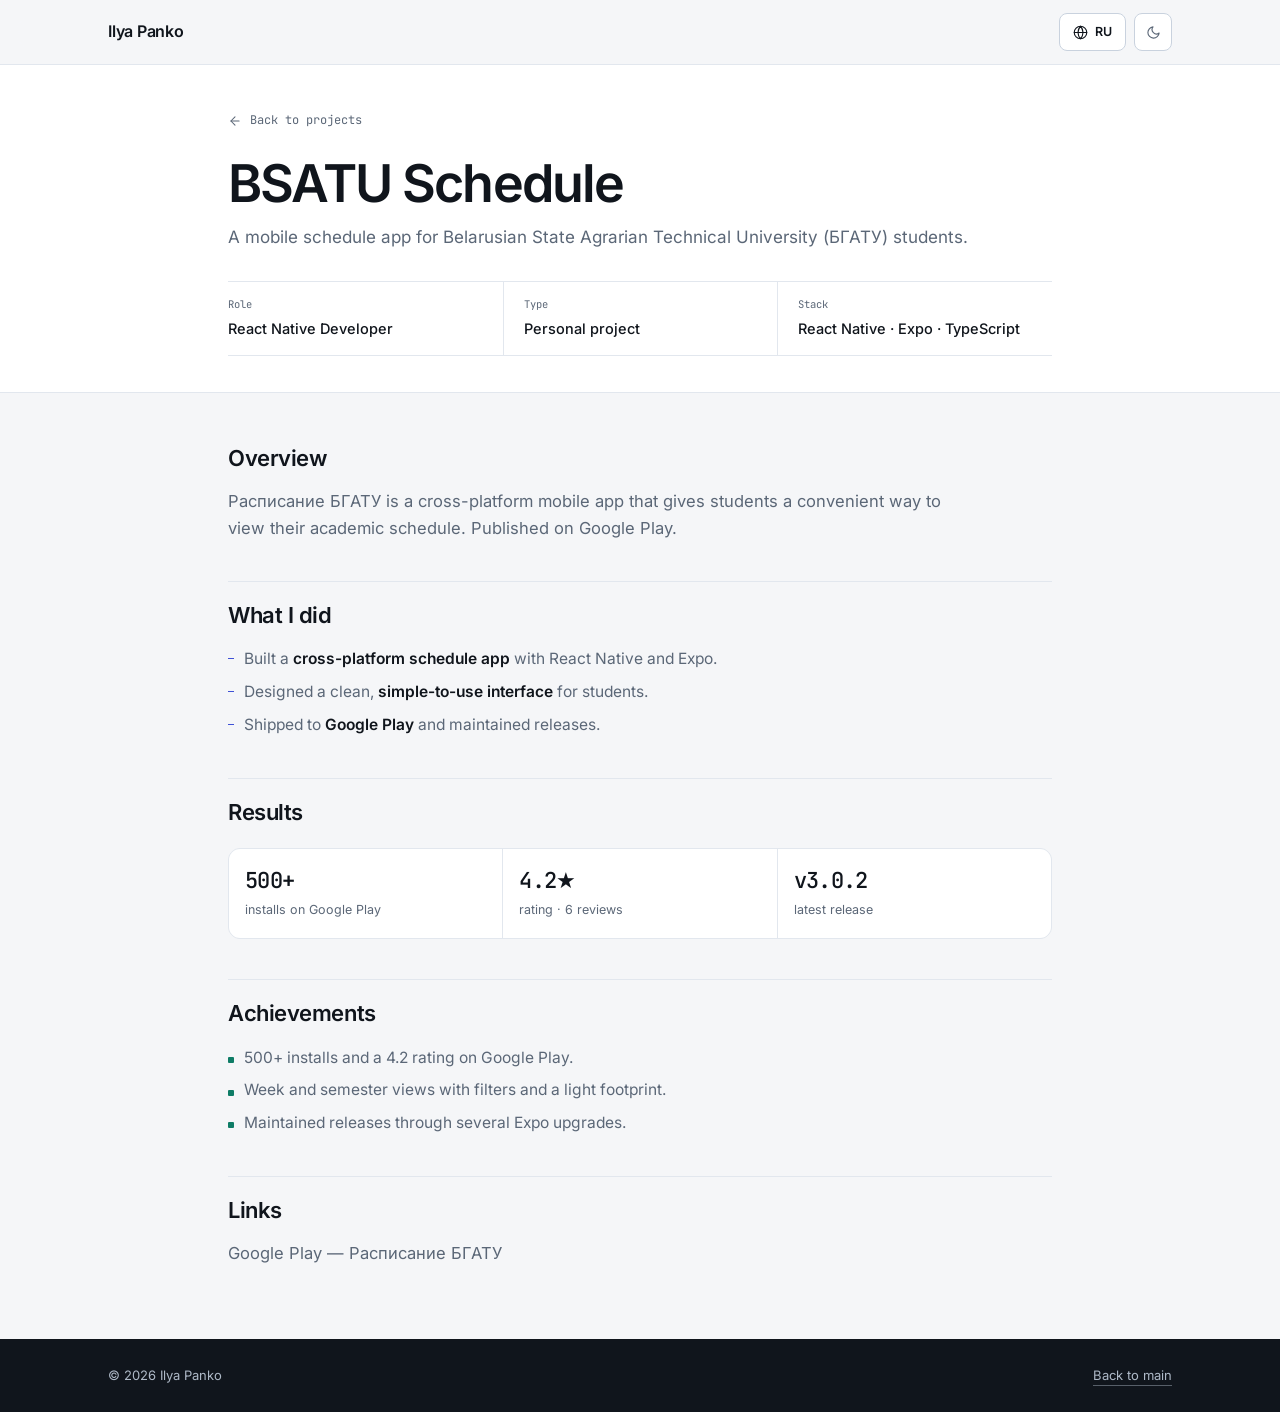
<file: cases/bsatu.html>
<!doctype html>
<html lang="en" data-lang="en">
  <head>
    <meta charset="UTF-8" />
    <meta name="viewport" content="width=device-width, initial-scale=1.0" />
    <title>Расписание БГАТУ — Ilya Panko Portfolio</title>
    <link rel="stylesheet" href="../styles.css" />
    <link rel="stylesheet" href="../assets/fonts/fonts.css" />
    <script>
      (function () {
        var root = document.documentElement;
        var theme = null;
        var lang = null;
        try {
          theme = localStorage.getItem("theme");
          lang = localStorage.getItem("lang");
        } catch (e) {}
        if (theme !== "light" && theme !== "dark") {
          theme = window.matchMedia("(prefers-color-scheme: dark)").matches ? "dark" : "light";
        }
        root.dataset.theme = theme;
        if (lang === "ru" || lang === "en") root.dataset.lang = lang;
      })();
    </script>
    <meta name="description" content="Case study from Ilya Panko's portfolio: .NET, React Native and AI workflow." />
    <meta name="author" content="Ilya Panko" />
    <meta name="theme-color" content="#f5f6f8" media="(prefers-color-scheme: light)" />
    <meta name="theme-color" content="#0d1117" media="(prefers-color-scheme: dark)" />
    <link rel="icon" href="../assets/favicon.svg" type="image/svg+xml" />
    <link rel="canonical" href="https://kotkenny.vercel.app/cases/bsatu.html" />
    <meta property="og:type" content="website" />
    <meta property="og:site_name" content="Ilya Panko" />
    <meta property="og:title" content="Расписание БГАТУ — Ilya Panko Portfolio" />
    <meta property="og:description" content="Case study from Ilya Panko's portfolio: .NET, React Native and AI workflow." />
    <meta property="og:url" content="https://kotkenny.vercel.app/cases/bsatu.html" />
    <meta property="og:image" content="https://kotkenny.vercel.app/assets/og.png" />
    <meta property="og:image:width" content="1200" />
    <meta property="og:image:height" content="630" />
    <meta property="og:image:alt" content="Ilya Panko — Senior Software Engineer" />
    <meta name="twitter:card" content="summary_large_image" />
    <meta name="twitter:title" content="Расписание БГАТУ — Ilya Panko Portfolio" />
    <meta name="twitter:description" content="Case study from Ilya Panko's portfolio: .NET, React Native and AI workflow." />
    <meta name="twitter:image" content="https://kotkenny.vercel.app/assets/og.png" />
  </head>
  <body>
    <header class="site-header">
      <div class="container">
        <a class="brand" href="../index.html">Ilya Panko</a>
        <nav class="nav">
          <button class="lang-toggle" data-lang-toggle type="button">
            <svg viewBox="0 0 24 24" fill="none" stroke="currentColor" stroke-width="2" stroke-linecap="round" stroke-linejoin="round" aria-hidden="true">
              <circle cx="12" cy="12" r="10" />
              <path d="M2 12h20" />
              <path d="M12 2a15.3 15.3 0 0 1 4 10 15.3 15.3 0 0 1-4 10 15.3 15.3 0 0 1-4-10 15.3 15.3 0 0 1 4-10z" />
            </svg>
            <span data-lang-label>RU</span>
          </button>
          <button class="theme-toggle" data-theme-toggle type="button" aria-label="Switch color theme">
            <svg class="icon-moon" viewBox="0 0 24 24" aria-hidden="true">
              <path d="M21 12.8A9 9 0 1 1 11.2 3a7 7 0 0 0 9.8 9.8z" />
            </svg>
            <svg class="icon-sun" viewBox="0 0 24 24" aria-hidden="true">
              <circle cx="12" cy="12" r="4" />
              <path d="M12 2v2M12 20v2M4.9 4.9l1.4 1.4M17.7 17.7l1.4 1.4M2 12h2M20 12h2M4.9 19.1l1.4-1.4M17.7 6.3l1.4-1.4" />
            </svg>
          </button>
        </nav>
      </div>
    </header>

    <section class="case-header">
      <div class="container">
        <a class="back" href="../index.html#projects"><svg class="back-icon" viewBox="0 0 24 24" aria-hidden="true"><path d="M19 12H5" /><path d="m12 19-7-7 7-7" /></svg> <span class="i18n-en">Back to projects</span><span class="i18n-ru">Назад к проектам</span></a>
        <h1><span class="i18n-ru">Расписание БГАТУ</span><span class="i18n-en">BSATU Schedule</span></h1>
        <p class="sub">
          <span class="i18n-en">
            A mobile schedule app for Belarusian State Agrarian Technical
            University (БГАТУ) students.
          </span>
          <span class="i18n-ru">
            Мобильное приложение с расписанием для студентов Белорусского
            государственного аграрного технического университета (БГАТУ).
          </span>
        </p>
        <div class="case-meta">
          <div class="meta-item">
            <div class="label"><span class="i18n-en">Role</span><span class="i18n-ru">Роль</span></div>
            <div class="value"><span class="i18n-en">React Native Developer</span><span class="i18n-ru">React Native Developer</span></div>
          </div>
          <div class="meta-item">
            <div class="label"><span class="i18n-en">Type</span><span class="i18n-ru">Тип</span></div>
            <div class="value"><span class="i18n-en">Personal project</span><span class="i18n-ru">Личный проект</span></div>
          </div>
          <div class="meta-item">
            <div class="label">Stack</div>
            <div class="value">React Native · Expo · TypeScript</div>
          </div>
        </div>
      </div>
    </section>

    <div class="container case-body">
      <h2><span class="i18n-en">Overview</span><span class="i18n-ru">Обзор</span></h2>
      <p class="i18n-en">
        Расписание БГАТУ is a cross-platform mobile app that gives students a
        convenient way to view their academic schedule. Published on Google
        Play.
      </p>
      <p class="i18n-ru">
        Расписание БГАТУ — кроссплатформенное мобильное приложение, которое
        даёт студентам удобный способ смотреть учебное расписание. Опубликовано
        в Google Play.
      </p>

      <h2><span class="i18n-en">What I did</span><span class="i18n-ru">Что я делал</span></h2>
      <ul>
        <li class="i18n-en">Built a <strong>cross-platform schedule app</strong> with React Native and Expo.</li>
        <li class="i18n-ru">Построил <strong>кроссплатформенное приложение-расписание</strong> на React Native и Expo.</li>
        <li class="i18n-en">Designed a clean, <strong>simple-to-use interface</strong> for students.</li>
        <li class="i18n-ru">Спроектировал чистый и <strong>простой в использовании интерфейс</strong> для студентов.</li>
        <li class="i18n-en">Shipped to <strong>Google Play</strong> and maintained releases.</li>
        <li class="i18n-ru">Выложил в <strong>Google Play</strong> и поддерживал релизы.</li>
      </ul>

      <h2><span class="i18n-en">Results</span><span class="i18n-ru">Результаты</span></h2>
      <div class="metric-grid">
        <div class="metric-card">
          <div class="metric-num">500+</div>
          <div class="metric-lbl"><span class="i18n-en">installs on Google Play</span><span class="i18n-ru">установок в Google Play</span></div>
        </div>
        <div class="metric-card">
          <div class="metric-num">4.2★</div>
          <div class="metric-lbl"><span class="i18n-en">rating · 6 reviews</span><span class="i18n-ru">рейтинг · 6 отзывов</span></div>
        </div>
        <div class="metric-card">
          <div class="metric-num">v3.0.2</div>
          <div class="metric-lbl"><span class="i18n-en">latest release</span><span class="i18n-ru">последний релиз</span></div>
        </div>
      </div>

      <h2><span class="i18n-en">Achievements</span><span class="i18n-ru">Ачивки</span></h2>
      <ul class="achievements">
        <li class="i18n-en">500+ installs and a 4.2 rating on Google Play.</li>
        <li class="i18n-ru">500+ установок и рейтинг 4.2 в Google Play.</li>
        <li class="i18n-en">Week and semester views with filters and a light footprint.</li>
        <li class="i18n-ru">Виды на неделю и семестр с фильтрами и лёгким приложением.</li>
        <li class="i18n-en">Maintained releases through several Expo upgrades.</li>
        <li class="i18n-ru">Поддержка релизов через несколько обновлений Expo.</li>
      </ul>

      <h2><span class="i18n-en">Links</span><span class="i18n-ru">Ссылки</span></h2>
      <p>
        <a href="https://play.google.com/store/apps/details?id=com.bsatu_schedule">Google Play — Расписание БГАТУ</a>
      </p>
    </div>

    <footer class="site-footer">
      <div class="container">
        <span>© <span id="year"></span> Ilya Panko</span>
        <a href="../index.html">
          <span class="i18n-en">Back to main</span>
          <span class="i18n-ru">На главную</span>
        </a>
      </div>
    </footer>

    <script>
      document.getElementById("year").textContent = new Date().getFullYear();
    </script>
    <script src="../script.js"></script>
  </body>
</html>
</file>
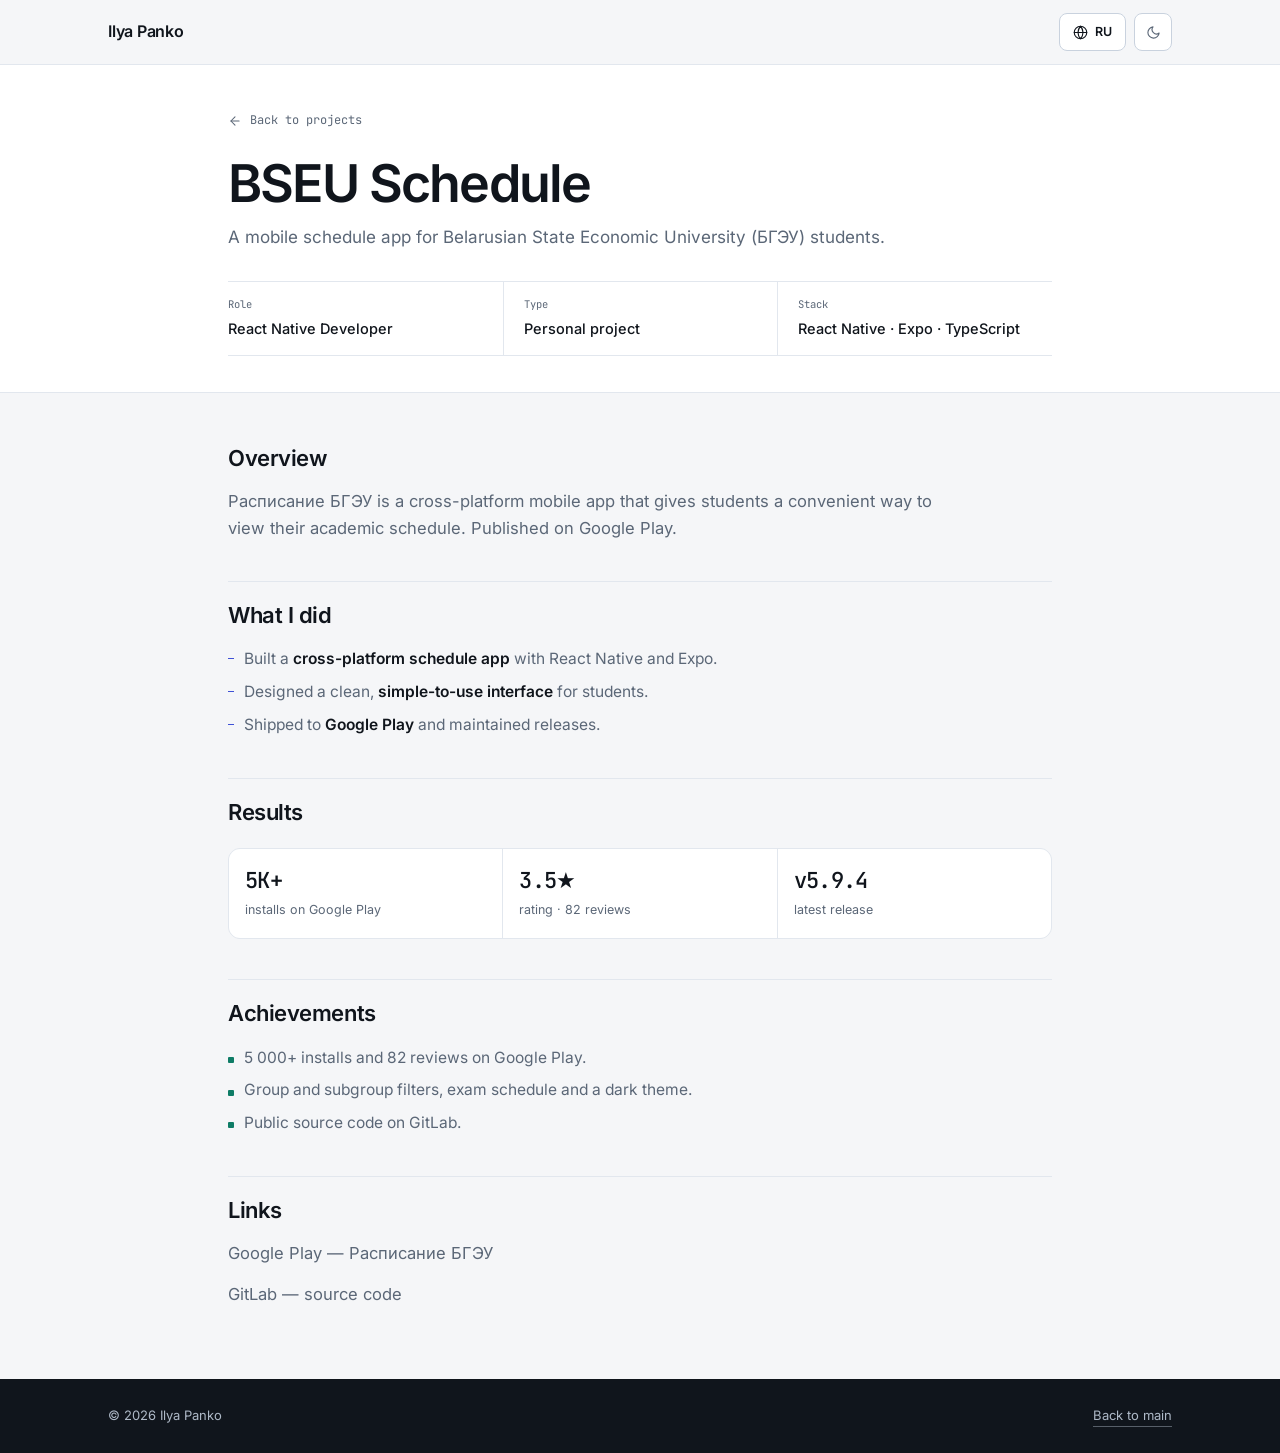
<file: cases/bseu.html>
<!doctype html>
<html lang="en" data-lang="en">
  <head>
    <meta charset="UTF-8" />
    <meta name="viewport" content="width=device-width, initial-scale=1.0" />
    <title>Расписание БГЭУ — Ilya Panko Portfolio</title>
    <link rel="stylesheet" href="../styles.css" />
    <link rel="stylesheet" href="../assets/fonts/fonts.css" />
    <script>
      (function () {
        var root = document.documentElement;
        var theme = null;
        var lang = null;
        try {
          theme = localStorage.getItem("theme");
          lang = localStorage.getItem("lang");
        } catch (e) {}
        if (theme !== "light" && theme !== "dark") {
          theme = window.matchMedia("(prefers-color-scheme: dark)").matches ? "dark" : "light";
        }
        root.dataset.theme = theme;
        if (lang === "ru" || lang === "en") root.dataset.lang = lang;
      })();
    </script>
    <meta name="description" content="Case study from Ilya Panko's portfolio: .NET, React Native and AI workflow." />
    <meta name="author" content="Ilya Panko" />
    <meta name="theme-color" content="#f5f6f8" media="(prefers-color-scheme: light)" />
    <meta name="theme-color" content="#0d1117" media="(prefers-color-scheme: dark)" />
    <link rel="icon" href="../assets/favicon.svg" type="image/svg+xml" />
    <link rel="canonical" href="https://kotkenny.vercel.app/cases/bseu.html" />
    <meta property="og:type" content="website" />
    <meta property="og:site_name" content="Ilya Panko" />
    <meta property="og:title" content="Расписание БГЭУ — Ilya Panko Portfolio" />
    <meta property="og:description" content="Case study from Ilya Panko's portfolio: .NET, React Native and AI workflow." />
    <meta property="og:url" content="https://kotkenny.vercel.app/cases/bseu.html" />
    <meta property="og:image" content="https://kotkenny.vercel.app/assets/og.png" />
    <meta property="og:image:width" content="1200" />
    <meta property="og:image:height" content="630" />
    <meta property="og:image:alt" content="Ilya Panko — Senior Software Engineer" />
    <meta name="twitter:card" content="summary_large_image" />
    <meta name="twitter:title" content="Расписание БГЭУ — Ilya Panko Portfolio" />
    <meta name="twitter:description" content="Case study from Ilya Panko's portfolio: .NET, React Native and AI workflow." />
    <meta name="twitter:image" content="https://kotkenny.vercel.app/assets/og.png" />
  </head>
  <body>
    <header class="site-header">
      <div class="container">
        <a class="brand" href="../index.html">Ilya Panko</a>
        <nav class="nav">
          <button class="lang-toggle" data-lang-toggle type="button">
            <svg viewBox="0 0 24 24" fill="none" stroke="currentColor" stroke-width="2" stroke-linecap="round" stroke-linejoin="round" aria-hidden="true">
              <circle cx="12" cy="12" r="10" />
              <path d="M2 12h20" />
              <path d="M12 2a15.3 15.3 0 0 1 4 10 15.3 15.3 0 0 1-4 10 15.3 15.3 0 0 1-4-10 15.3 15.3 0 0 1 4-10z" />
            </svg>
            <span data-lang-label>RU</span>
          </button>
          <button class="theme-toggle" data-theme-toggle type="button" aria-label="Switch color theme">
            <svg class="icon-moon" viewBox="0 0 24 24" aria-hidden="true">
              <path d="M21 12.8A9 9 0 1 1 11.2 3a7 7 0 0 0 9.8 9.8z" />
            </svg>
            <svg class="icon-sun" viewBox="0 0 24 24" aria-hidden="true">
              <circle cx="12" cy="12" r="4" />
              <path d="M12 2v2M12 20v2M4.9 4.9l1.4 1.4M17.7 17.7l1.4 1.4M2 12h2M20 12h2M4.9 19.1l1.4-1.4M17.7 6.3l1.4-1.4" />
            </svg>
          </button>
        </nav>
      </div>
    </header>

    <section class="case-header">
      <div class="container">
        <a class="back" href="../index.html#projects"><svg class="back-icon" viewBox="0 0 24 24" aria-hidden="true"><path d="M19 12H5" /><path d="m12 19-7-7 7-7" /></svg> <span class="i18n-en">Back to projects</span><span class="i18n-ru">Назад к проектам</span></a>
        <h1><span class="i18n-ru">Расписание БГЭУ</span><span class="i18n-en">BSEU Schedule</span></h1>
        <p class="sub">
          <span class="i18n-en">
            A mobile schedule app for Belarusian State Economic University
            (БГЭУ) students.
          </span>
          <span class="i18n-ru">
            Мобильное приложение с расписанием для студентов Белорусского
            государственного экономического университета (БГЭУ).
          </span>
        </p>
        <div class="case-meta">
          <div class="meta-item">
            <div class="label"><span class="i18n-en">Role</span><span class="i18n-ru">Роль</span></div>
            <div class="value"><span class="i18n-en">React Native Developer</span><span class="i18n-ru">React Native Developer</span></div>
          </div>
          <div class="meta-item">
            <div class="label"><span class="i18n-en">Type</span><span class="i18n-ru">Тип</span></div>
            <div class="value"><span class="i18n-en">Personal project</span><span class="i18n-ru">Личный проект</span></div>
          </div>
          <div class="meta-item">
            <div class="label">Stack</div>
            <div class="value">React Native · Expo · TypeScript</div>
          </div>
        </div>
      </div>
    </section>

    <div class="container case-body">
      <h2><span class="i18n-en">Overview</span><span class="i18n-ru">Обзор</span></h2>
      <p class="i18n-en">
        Расписание БГЭУ is a cross-platform mobile app that gives students a
        convenient way to view their academic schedule. Published on Google
        Play.
      </p>
      <p class="i18n-ru">
        Расписание БГЭУ — кроссплатформенное мобильное приложение, которое
        даёт студентам удобный способ смотреть учебное расписание. Опубликовано
        в Google Play.
      </p>

      <h2><span class="i18n-en">What I did</span><span class="i18n-ru">Что я делал</span></h2>
      <ul>
        <li class="i18n-en">Built a <strong>cross-platform schedule app</strong> with React Native and Expo.</li>
        <li class="i18n-ru">Построил <strong>кроссплатформенное приложение-расписание</strong> на React Native и Expo.</li>
        <li class="i18n-en">Designed a clean, <strong>simple-to-use interface</strong> for students.</li>
        <li class="i18n-ru">Спроектировал чистый и <strong>простой в использовании интерфейс</strong> для студентов.</li>
        <li class="i18n-en">Shipped to <strong>Google Play</strong> and maintained releases.</li>
        <li class="i18n-ru">Выложил в <strong>Google Play</strong> и поддерживал релизы.</li>
      </ul>

      <h2><span class="i18n-en">Results</span><span class="i18n-ru">Результаты</span></h2>
      <div class="metric-grid">
        <div class="metric-card">
          <div class="metric-num">5K+</div>
          <div class="metric-lbl"><span class="i18n-en">installs on Google Play</span><span class="i18n-ru">установок в Google Play</span></div>
        </div>
        <div class="metric-card">
          <div class="metric-num">3.5★</div>
          <div class="metric-lbl"><span class="i18n-en">rating · 82 reviews</span><span class="i18n-ru">рейтинг · 82 отзыва</span></div>
        </div>
        <div class="metric-card">
          <div class="metric-num">v5.9.4</div>
          <div class="metric-lbl"><span class="i18n-en">latest release</span><span class="i18n-ru">последний релиз</span></div>
        </div>
      </div>

      <h2><span class="i18n-en">Achievements</span><span class="i18n-ru">Ачивки</span></h2>
      <ul class="achievements">
        <li class="i18n-en">5 000+ installs and 82 reviews on Google Play.</li>
        <li class="i18n-ru">5 000+ установок и 82 отзыва в Google Play.</li>
        <li class="i18n-en">Group and subgroup filters, exam schedule and a dark theme.</li>
        <li class="i18n-ru">Фильтры по группам и подгруппам, расписание экзаменов и тёмная тема.</li>
        <li class="i18n-en">Public source code on GitLab.</li>
        <li class="i18n-ru">Открытый исходный код на GitLab.</li>
      </ul>

      <h2><span class="i18n-en">Links</span><span class="i18n-ru">Ссылки</span></h2>
      <p>
        <a href="https://play.google.com/store/apps/details?id=com.bseu_schedule">Google Play — Расписание БГЭУ</a>
      </p>
      <p>
        <a href="https://gitlab.com/KOTKenny/bseu_schedule">GitLab — <span class="i18n-en">source code</span><span class="i18n-ru">исходный код</span></a>
      </p>
    </div>

    <footer class="site-footer">
      <div class="container">
        <span>© <span id="year"></span> Ilya Panko</span>
        <a href="../index.html">
          <span class="i18n-en">Back to main</span>
          <span class="i18n-ru">На главную</span>
        </a>
      </div>
    </footer>

    <script>
      document.getElementById("year").textContent = new Date().getFullYear();
    </script>
    <script src="../script.js"></script>
  </body>
</html>
</file>
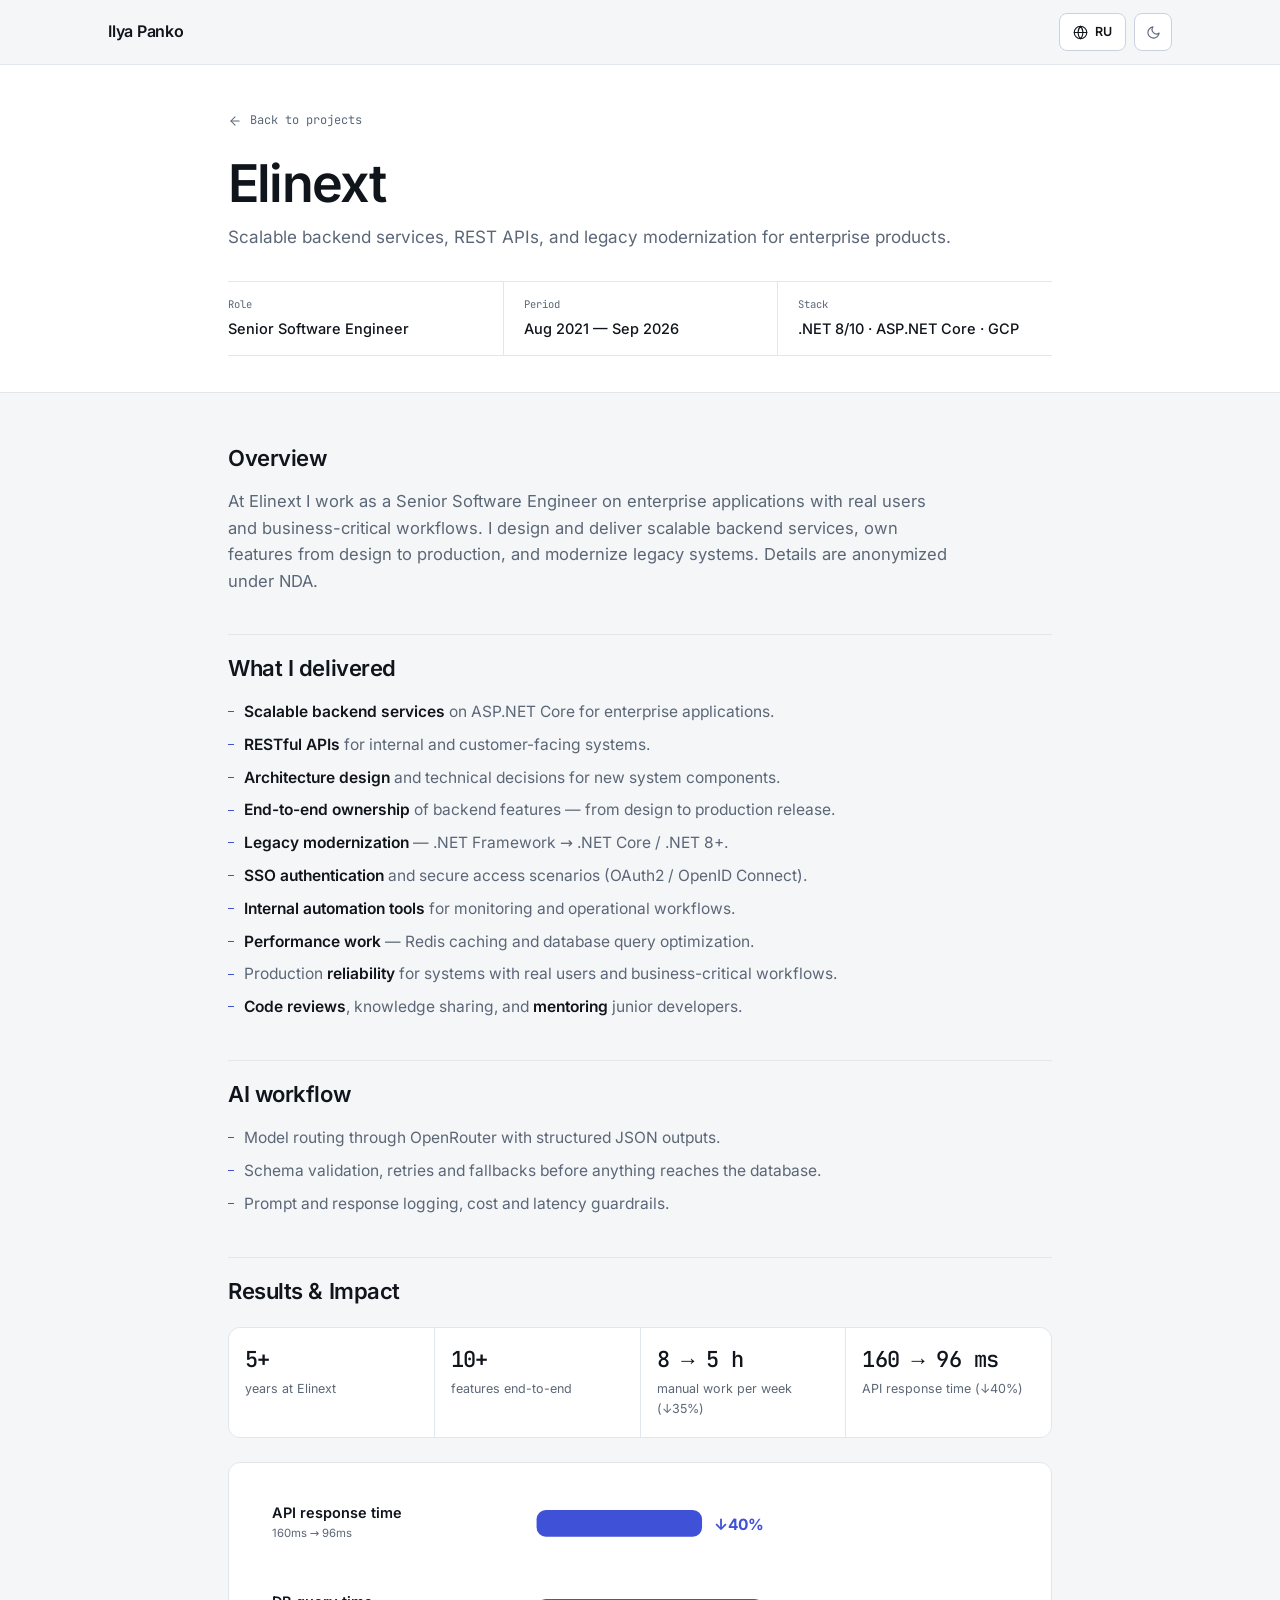
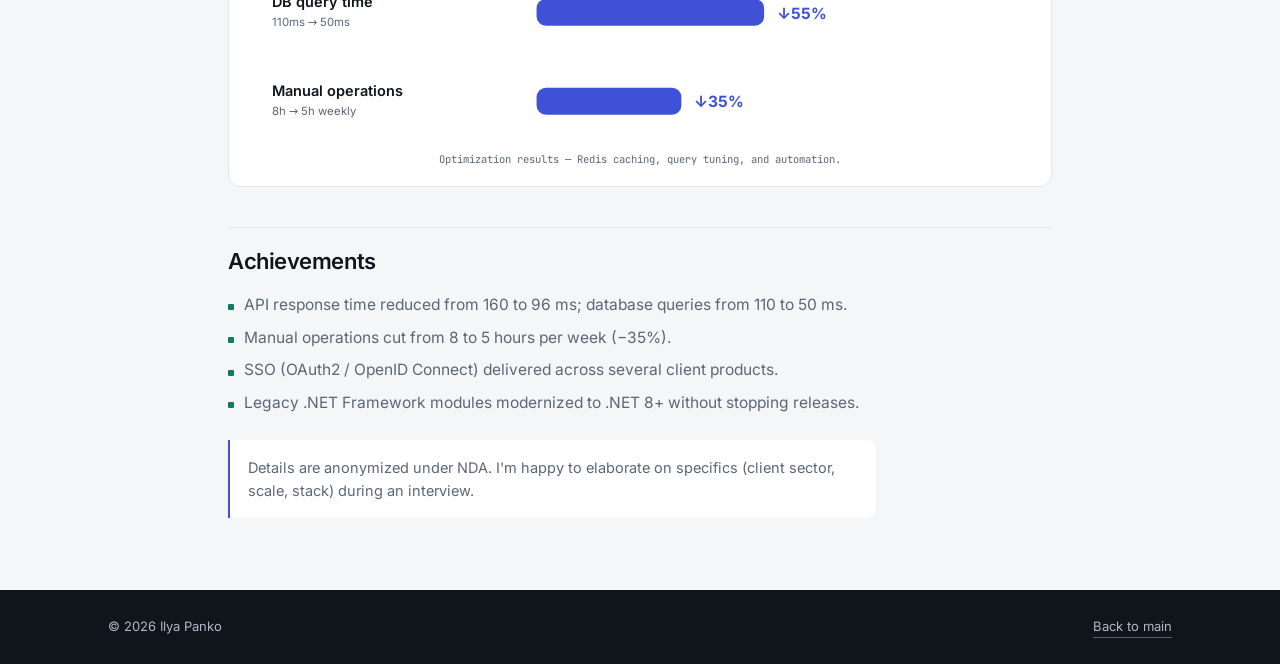
<file: cases/elinext.html>
<!doctype html>
<html lang="en" data-lang="en">
  <head>
    <meta charset="UTF-8" />
    <meta name="viewport" content="width=device-width, initial-scale=1.0" />
    <title>Elinext — Ilya Panko Portfolio</title>
    <link rel="stylesheet" href="../styles.css" />
    <link rel="stylesheet" href="../assets/fonts/fonts.css" />
    <script>
      (function () {
        var root = document.documentElement;
        var theme = null;
        var lang = null;
        try {
          theme = localStorage.getItem("theme");
          lang = localStorage.getItem("lang");
        } catch (e) {}
        if (theme !== "light" && theme !== "dark") {
          theme = window.matchMedia("(prefers-color-scheme: dark)").matches ? "dark" : "light";
        }
        root.dataset.theme = theme;
        if (lang === "ru" || lang === "en") root.dataset.lang = lang;
      })();
    </script>
    <meta name="description" content="Case study from Ilya Panko's portfolio: .NET, React Native and AI workflow." />
    <meta name="author" content="Ilya Panko" />
    <meta name="theme-color" content="#f5f6f8" media="(prefers-color-scheme: light)" />
    <meta name="theme-color" content="#0d1117" media="(prefers-color-scheme: dark)" />
    <link rel="icon" href="../assets/favicon.svg" type="image/svg+xml" />
    <link rel="canonical" href="https://kotkenny.vercel.app/cases/elinext.html" />
    <meta property="og:type" content="website" />
    <meta property="og:site_name" content="Ilya Panko" />
    <meta property="og:title" content="Elinext — Ilya Panko Portfolio" />
    <meta property="og:description" content="Case study from Ilya Panko's portfolio: .NET, React Native and AI workflow." />
    <meta property="og:url" content="https://kotkenny.vercel.app/cases/elinext.html" />
    <meta property="og:image" content="https://kotkenny.vercel.app/assets/og.png" />
    <meta property="og:image:width" content="1200" />
    <meta property="og:image:height" content="630" />
    <meta property="og:image:alt" content="Ilya Panko — Senior Software Engineer" />
    <meta name="twitter:card" content="summary_large_image" />
    <meta name="twitter:title" content="Elinext — Ilya Panko Portfolio" />
    <meta name="twitter:description" content="Case study from Ilya Panko's portfolio: .NET, React Native and AI workflow." />
    <meta name="twitter:image" content="https://kotkenny.vercel.app/assets/og.png" />
  </head>
  <body>
    <header class="site-header">
      <div class="container">
        <a class="brand" href="../index.html">Ilya Panko</a>
        <nav class="nav">
          <button class="lang-toggle" data-lang-toggle type="button">
            <svg viewBox="0 0 24 24" fill="none" stroke="currentColor" stroke-width="2" stroke-linecap="round" stroke-linejoin="round" aria-hidden="true">
              <circle cx="12" cy="12" r="10" />
              <path d="M2 12h20" />
              <path d="M12 2a15.3 15.3 0 0 1 4 10 15.3 15.3 0 0 1-4 10 15.3 15.3 0 0 1-4-10 15.3 15.3 0 0 1 4-10z" />
            </svg>
            <span data-lang-label>RU</span>
          </button>
          <button class="theme-toggle" data-theme-toggle type="button" aria-label="Switch color theme">
            <svg class="icon-moon" viewBox="0 0 24 24" aria-hidden="true">
              <path d="M21 12.8A9 9 0 1 1 11.2 3a7 7 0 0 0 9.8 9.8z" />
            </svg>
            <svg class="icon-sun" viewBox="0 0 24 24" aria-hidden="true">
              <circle cx="12" cy="12" r="4" />
              <path d="M12 2v2M12 20v2M4.9 4.9l1.4 1.4M17.7 17.7l1.4 1.4M2 12h2M20 12h2M4.9 19.1l1.4-1.4M17.7 6.3l1.4-1.4" />
            </svg>
          </button>
        </nav>
      </div>
    </header>

    <section class="case-header">
      <div class="container">
        <a class="back" href="../index.html#projects"><svg class="back-icon" viewBox="0 0 24 24" aria-hidden="true"><path d="M19 12H5" /><path d="m12 19-7-7 7-7" /></svg> <span class="i18n-en">Back to projects</span><span class="i18n-ru">Назад к проектам</span></a>
        <h1>Elinext</h1>
        <p class="sub">
          <span class="i18n-en">
            Scalable backend services, REST APIs, and legacy modernization for
            enterprise products.
          </span>
          <span class="i18n-ru">
            Масштабируемые backend-сервисы, REST API и модернизация legacy для
            корпоративных продуктов.
          </span>
        </p>
        <div class="case-meta">
          <div class="meta-item">
            <div class="label"><span class="i18n-en">Role</span><span class="i18n-ru">Роль</span></div>
            <div class="value"><span class="i18n-en">Senior Software Engineer</span><span class="i18n-ru">Senior Software Engineer</span></div>
          </div>
          <div class="meta-item">
            <div class="label"><span class="i18n-en">Period</span><span class="i18n-ru">Период</span></div>
            <div class="value">Aug 2021 — Sep 2026</div>
          </div>
          <div class="meta-item">
            <div class="label">Stack</div>
            <div class="value">.NET 8/10 · ASP.NET Core · GCP</div>
          </div>
        </div>
      </div>
    </section>

    <div class="container case-body">
      <h2><span class="i18n-en">Overview</span><span class="i18n-ru">Обзор</span></h2>
      <p class="i18n-en">
        At Elinext I work as a Senior Software Engineer on enterprise
        applications with real users and business-critical workflows. I design
        and deliver scalable backend services, own features from design to
        production, and modernize legacy systems. Details are anonymized under
        NDA.
      </p>
      <p class="i18n-ru">
        В Elinext работаю Senior Software Engineer над корпоративными
        приложениями с реальными пользователями и бизнес-критичными
        процессами. Проектирую и внедряю масштабируемые backend-сервисы,
        веду фичи от проектирования до продакшена и модернизирую legacy.
        Детали анонимизированы по NDA.
      </p>

      <h2><span class="i18n-en">What I delivered</span><span class="i18n-ru">Что я делал</span></h2>
      <ul>
        <li class="i18n-en"><strong>Scalable backend services</strong> on ASP.NET Core for enterprise applications.</li>
        <li class="i18n-ru"><strong>Масштабируемые backend-сервисы</strong> на ASP.NET Core для корпоративных приложений.</li>
        <li class="i18n-en"><strong>RESTful APIs</strong> for internal and customer-facing systems.</li>
        <li class="i18n-ru"><strong>RESTful API</strong> для внутренних и клиентских систем.</li>
        <li class="i18n-en"><strong>Architecture design</strong> and technical decisions for new system components.</li>
        <li class="i18n-ru"><strong>Проектирование архитектуры</strong> и технические решения по новым компонентам.</li>
        <li class="i18n-en"><strong>End-to-end ownership</strong> of backend features — from design to production release.</li>
        <li class="i18n-ru"><strong>Ownership backend-фич</strong> end-to-end — от проектирования до релиза в production.</li>
        <li class="i18n-en"><strong>Legacy modernization</strong> — .NET Framework → .NET Core / .NET 8+.</li>
        <li class="i18n-ru"><strong>Модернизация legacy</strong> — .NET Framework → .NET Core / .NET 8+.</li>
        <li class="i18n-en"><strong>SSO authentication</strong> and secure access scenarios (OAuth2 / OpenID Connect).</li>
        <li class="i18n-ru"><strong>SSO-аутентификация</strong> и безопасные сценарии доступа (OAuth2 / OpenID Connect).</li>
        <li class="i18n-en"><strong>Internal automation tools</strong> for monitoring and operational workflows.</li>
        <li class="i18n-ru"><strong>Внутренние инструменты автоматизации</strong> для мониторинга и операционных процессов.</li>
        <li class="i18n-en"><strong>Performance work</strong> — Redis caching and database query optimization.</li>
        <li class="i18n-ru"><strong>Оптимизация производительности</strong> — Redis caching и оптимизация запросов к БД.</li>
        <li class="i18n-en">Production <strong>reliability</strong> for systems with real users and business-critical workflows.</li>
        <li class="i18n-ru">Надёжность <strong>production-систем</strong> с реальными пользователями и критичными процессами.</li>
        <li class="i18n-en"><strong>Code reviews</strong>, knowledge sharing, and <strong>mentoring</strong> junior developers.</li>
        <li class="i18n-ru"><strong>Code reviews</strong>, обмен знаниями и <strong>менторинг</strong> junior-разработчиков.</li>
      </ul>

      <h2><span class="i18n-en">AI workflow</span><span class="i18n-ru">AI workflow</span></h2>
      <ul>
        <li class="i18n-en">Model routing through OpenRouter with structured JSON outputs.</li>
        <li class="i18n-ru">Маршрутизация моделей через OpenRouter со structured JSON.</li>
        <li class="i18n-en">Schema validation, retries and fallbacks before anything reaches the database.</li>
        <li class="i18n-ru">Валидация схемы, retries и fallbacks до записи в базу.</li>
        <li class="i18n-en">Prompt and response logging, cost and latency guardrails.</li>
        <li class="i18n-ru">Логирование промптов и ответов, guardrails по стоимости и задержке.</li>
      </ul>

      <h2><span class="i18n-en">Results &amp; Impact</span><span class="i18n-ru">Результаты и влияние</span></h2>
      <div class="metric-grid">
        <div class="metric-card">
          <div class="metric-num">5+</div>
          <div class="metric-lbl"><span class="i18n-en">years at Elinext</span><span class="i18n-ru">лет в Elinext</span></div>
        </div>
        <div class="metric-card">
          <div class="metric-num">10+</div>
          <div class="metric-lbl"><span class="i18n-en">features end-to-end</span><span class="i18n-ru">фич от начала до конца</span></div>
        </div>
        <div class="metric-card">
          <div class="metric-num">8 → 5 h</div>
          <div class="metric-lbl"><span class="i18n-en">manual work per week (↓35%)</span><span class="i18n-ru">ручной работы в неделю (↓35%)</span></div>
        </div>
        <div class="metric-card">
          <div class="metric-num">160 → 96 ms</div>
          <div class="metric-lbl"><span class="i18n-en">API response time (↓40%)</span><span class="i18n-ru">время ответа API (↓40%)</span></div>
        </div>
      </div>

      <figure class="diagram">
        <svg viewBox="0 0 760 250" role="img" aria-label="Optimization results chart">
          <defs>
            <linearGradient id="opt1" x1="0" y1="0" x2="1" y2="0">
              <stop offset="0" stop-color="#6366f1" />
              <stop offset="1" stop-color="#8b5cf6" />
            </linearGradient>
            <linearGradient id="opt2" x1="0" y1="0" x2="1" y2="0">
              <stop offset="0" stop-color="#06b6d4" />
              <stop offset="1" stop-color="#3b82f6" />
            </linearGradient>
            <linearGradient id="opt3" x1="0" y1="0" x2="1" y2="0">
              <stop offset="0" stop-color="#ec4899" />
              <stop offset="1" stop-color="#f43f5e" />
            </linearGradient>
          </defs>
          <g font-family="Segoe UI, Arial, sans-serif">
            <text x="24" y="36" font-size="14" fill="#475569" font-weight="600">API response time</text>
            <text x="24" y="54" font-size="11" fill="#94a3b8">160ms → 96ms</text>
            <rect x="280" y="28" width="160" height="26" rx="9" fill="url(#opt1)" />
            <text x="452" y="47" font-size="15" font-weight="800" fill="#4338ca">↓40%</text>

            <text x="24" y="122" font-size="14" fill="#475569" font-weight="600">DB query time</text>
            <text x="24" y="140" font-size="11" fill="#94a3b8">110ms → 50ms</text>
            <rect x="280" y="114" width="220" height="26" rx="9" fill="url(#opt2)" />
            <text x="512" y="133" font-size="15" font-weight="800" fill="#0e7490">↓55%</text>

            <text x="24" y="208" font-size="14" fill="#475569" font-weight="600">Manual operations</text>
            <text x="24" y="226" font-size="11" fill="#94a3b8">8h → 5h weekly</text>
            <rect x="280" y="200" width="140" height="26" rx="9" fill="url(#opt3)" />
            <text x="432" y="219" font-size="15" font-weight="800" fill="#be185d">↓35%</text>
          </g>
        </svg>
        <figcaption class="diagram-fig">
          <span class="i18n-en">Optimization results — Redis caching, query tuning, and automation.</span>
          <span class="i18n-ru">Результаты оптимизации — Redis caching, тюнинг запросов и автоматизация.</span>
        </figcaption>
      </figure>

      <h2><span class="i18n-en">Achievements</span><span class="i18n-ru">Ачивки</span></h2>
      <ul class="achievements">
        <li class="i18n-en">API response time reduced from 160 to 96 ms; database queries from 110 to 50 ms.</li>
        <li class="i18n-ru">Время ответа API снижено с 160 до 96 мс; запросы к БД — с 110 до 50 мс.</li>
        <li class="i18n-en">Manual operations cut from 8 to 5 hours per week (−35%).</li>
        <li class="i18n-ru">Ручные операции сокращены с 8 до 5 часов в неделю (−35%).</li>
        <li class="i18n-en">SSO (OAuth2 / OpenID Connect) delivered across several client products.</li>
        <li class="i18n-ru">SSO (OAuth2 / OpenID Connect) внедрён в нескольких клиентских продуктах.</li>
        <li class="i18n-en">Legacy .NET Framework modules modernized to .NET 8+ without stopping releases.</li>
        <li class="i18n-ru">Legacy-модули .NET Framework переведены на .NET 8+ без остановки релизов.</li>
      </ul>

      <p class="note" style="margin-top: 24px">
        <span class="i18n-en">
          Details are anonymized under NDA. I'm happy to elaborate on specifics
          (client sector, scale, stack) during an interview.
        </span>
        <span class="i18n-ru">
          Детали анонимизированы по NDA. Готов раскрыть конкретику (сфера
          клиента, масштаб, стек) на собеседовании.
        </span>
      </p>
    </div>

    <footer class="site-footer">
      <div class="container">
        <span>© <span id="year"></span> Ilya Panko</span>
        <a href="../index.html">
          <span class="i18n-en">Back to main</span>
          <span class="i18n-ru">На главную</span>
        </a>
      </div>
    </footer>

    <script>
      document.getElementById("year").textContent = new Date().getFullYear();
    </script>
    <script src="../script.js"></script>
  </body>
</html>
</file>
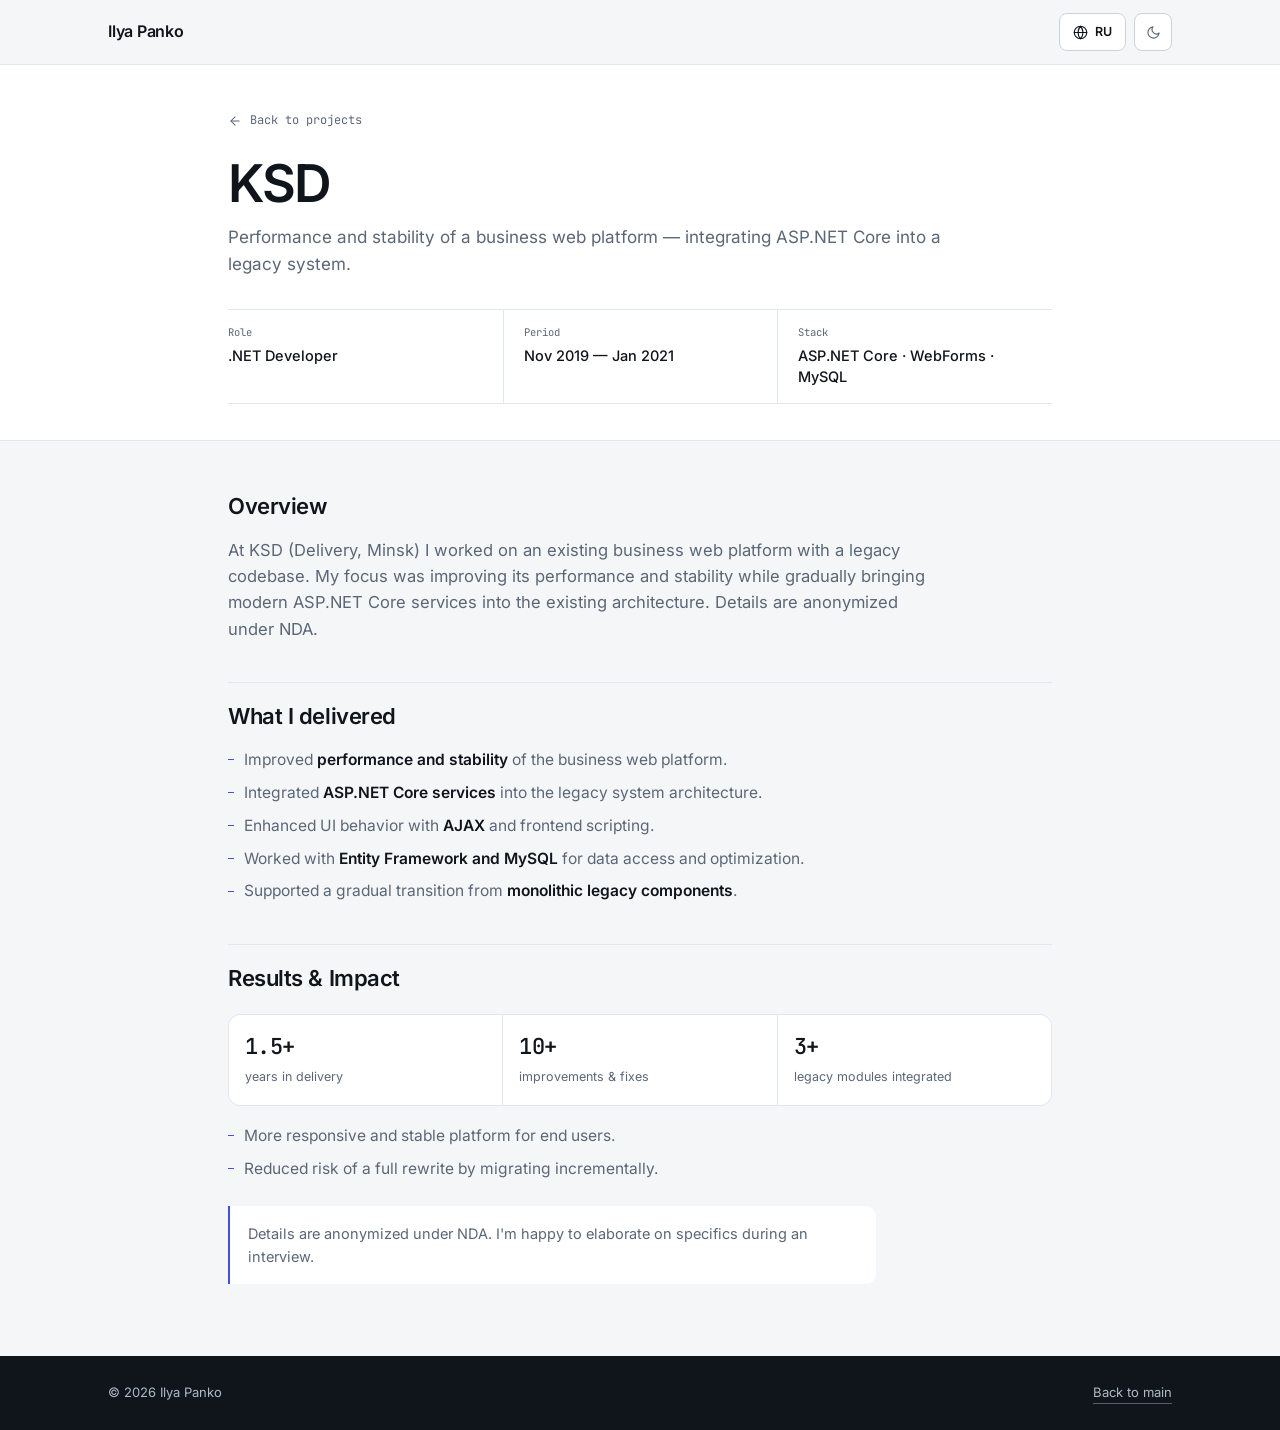
<file: cases/ksd.html>
<!doctype html>
<html lang="en" data-lang="en">
  <head>
    <meta charset="UTF-8" />
    <meta name="viewport" content="width=device-width, initial-scale=1.0" />
    <title>KSD — Ilya Panko Portfolio</title>
    <link rel="stylesheet" href="../styles.css" />
    <link rel="stylesheet" href="../assets/fonts/fonts.css" />
    <script>
      (function () {
        var root = document.documentElement;
        var theme = null;
        var lang = null;
        try {
          theme = localStorage.getItem("theme");
          lang = localStorage.getItem("lang");
        } catch (e) {}
        if (theme !== "light" && theme !== "dark") {
          theme = window.matchMedia("(prefers-color-scheme: dark)").matches ? "dark" : "light";
        }
        root.dataset.theme = theme;
        if (lang === "ru" || lang === "en") root.dataset.lang = lang;
      })();
    </script>
    <meta name="description" content="Case study from Ilya Panko's portfolio: .NET, React Native and AI workflow." />
    <meta name="author" content="Ilya Panko" />
    <meta name="theme-color" content="#f5f6f8" media="(prefers-color-scheme: light)" />
    <meta name="theme-color" content="#0d1117" media="(prefers-color-scheme: dark)" />
    <link rel="icon" href="../assets/favicon.svg" type="image/svg+xml" />
    <link rel="canonical" href="https://kotkenny.vercel.app/cases/ksd.html" />
    <meta property="og:type" content="website" />
    <meta property="og:site_name" content="Ilya Panko" />
    <meta property="og:title" content="KSD — Ilya Panko Portfolio" />
    <meta property="og:description" content="Case study from Ilya Panko's portfolio: .NET, React Native and AI workflow." />
    <meta property="og:url" content="https://kotkenny.vercel.app/cases/ksd.html" />
    <meta property="og:image" content="https://kotkenny.vercel.app/assets/og.png" />
    <meta property="og:image:width" content="1200" />
    <meta property="og:image:height" content="630" />
    <meta property="og:image:alt" content="Ilya Panko — Senior Software Engineer" />
    <meta name="twitter:card" content="summary_large_image" />
    <meta name="twitter:title" content="KSD — Ilya Panko Portfolio" />
    <meta name="twitter:description" content="Case study from Ilya Panko's portfolio: .NET, React Native and AI workflow." />
    <meta name="twitter:image" content="https://kotkenny.vercel.app/assets/og.png" />
  </head>
  <body>
    <header class="site-header">
      <div class="container">
        <a class="brand" href="../index.html">Ilya Panko</a>
        <nav class="nav">
          <button class="lang-toggle" data-lang-toggle type="button">
            <svg viewBox="0 0 24 24" fill="none" stroke="currentColor" stroke-width="2" stroke-linecap="round" stroke-linejoin="round" aria-hidden="true">
              <circle cx="12" cy="12" r="10" />
              <path d="M2 12h20" />
              <path d="M12 2a15.3 15.3 0 0 1 4 10 15.3 15.3 0 0 1-4 10 15.3 15.3 0 0 1-4-10 15.3 15.3 0 0 1 4-10z" />
            </svg>
            <span data-lang-label>RU</span>
          </button>
          <button class="theme-toggle" data-theme-toggle type="button" aria-label="Switch color theme">
            <svg class="icon-moon" viewBox="0 0 24 24" aria-hidden="true">
              <path d="M21 12.8A9 9 0 1 1 11.2 3a7 7 0 0 0 9.8 9.8z" />
            </svg>
            <svg class="icon-sun" viewBox="0 0 24 24" aria-hidden="true">
              <circle cx="12" cy="12" r="4" />
              <path d="M12 2v2M12 20v2M4.9 4.9l1.4 1.4M17.7 17.7l1.4 1.4M2 12h2M20 12h2M4.9 19.1l1.4-1.4M17.7 6.3l1.4-1.4" />
            </svg>
          </button>
        </nav>
      </div>
    </header>

    <section class="case-header">
      <div class="container">
        <a class="back" href="../index.html#projects"><svg class="back-icon" viewBox="0 0 24 24" aria-hidden="true"><path d="M19 12H5" /><path d="m12 19-7-7 7-7" /></svg> <span class="i18n-en">Back to projects</span><span class="i18n-ru">Назад к проектам</span></a>
        <h1>KSD</h1>
        <p class="sub">
          <span class="i18n-en">
            Performance and stability of a business web platform — integrating
            ASP.NET Core into a legacy system.
          </span>
          <span class="i18n-ru">
            Производительность и стабильность бизнес web-платформы —
            интеграция ASP.NET Core в legacy-систему.
          </span>
        </p>
        <div class="case-meta">
          <div class="meta-item">
            <div class="label"><span class="i18n-en">Role</span><span class="i18n-ru">Роль</span></div>
            <div class="value">.NET Developer</div>
          </div>
          <div class="meta-item">
            <div class="label"><span class="i18n-en">Period</span><span class="i18n-ru">Период</span></div>
            <div class="value">Nov 2019 — Jan 2021</div>
          </div>
          <div class="meta-item">
            <div class="label">Stack</div>
            <div class="value">ASP.NET Core · WebForms · MySQL</div>
          </div>
        </div>
      </div>
    </section>

    <div class="container case-body">
      <h2><span class="i18n-en">Overview</span><span class="i18n-ru">Обзор</span></h2>
      <p class="i18n-en">
        At KSD (Delivery, Minsk) I worked on an existing business web platform
        with a legacy codebase. My focus was improving its performance and
        stability while gradually bringing modern ASP.NET Core services into
        the existing architecture. Details are anonymized under NDA.
      </p>
      <p class="i18n-ru">
        В KSD (Delivery, Минск) я работал над существующей бизнес
        web-платформой с legacy-кодом. Мой фокус — улучшение
        производительности и стабильности при постепенном внедрении
        современных ASP.NET Core сервисов в существующую архитектуру. Детали
        анонимизированы по NDA.
      </p>

      <h2><span class="i18n-en">What I delivered</span><span class="i18n-ru">Что я делал</span></h2>
      <ul>
        <li class="i18n-en">Improved <strong>performance and stability</strong> of the business web platform.</li>
        <li class="i18n-ru">Улучшал <strong>производительность и стабильность</strong> бизнес web-платформы.</li>
        <li class="i18n-en">Integrated <strong>ASP.NET Core services</strong> into the legacy system architecture.</li>
        <li class="i18n-ru">Интегрировал <strong>ASP.NET Core сервисы</strong> в архитектуру legacy-системы.</li>
        <li class="i18n-en">Enhanced UI behavior with <strong>AJAX</strong> and frontend scripting.</li>
        <li class="i18n-ru">Улучшал поведение UI с помощью <strong>AJAX</strong> и frontend-скриптов.</li>
        <li class="i18n-en">Worked with <strong>Entity Framework and MySQL</strong> for data access and optimization.</li>
        <li class="i18n-ru">Работал с <strong>Entity Framework и MySQL</strong> для доступа к данным и оптимизации.</li>
        <li class="i18n-en">Supported a gradual transition from <strong>monolithic legacy components</strong>.</li>
        <li class="i18n-ru">Поддерживал постепенный переход от <strong>монолитных legacy-компонентов</strong>.</li>
      </ul>

      <h2><span class="i18n-en">Results &amp; Impact</span><span class="i18n-ru">Результаты и влияние</span></h2>
      <div class="metric-grid">
        <div class="metric-card">
          <div class="metric-num">1.5+</div>
          <div class="metric-lbl"><span class="i18n-en">years in delivery</span><span class="i18n-ru">лет в delivery</span></div>
        </div>
        <div class="metric-card">
          <div class="metric-num">10+</div>
          <div class="metric-lbl"><span class="i18n-en">improvements &amp; fixes</span><span class="i18n-ru">улучшений и исправлений</span></div>
        </div>
        <div class="metric-card">
          <div class="metric-num">3+</div>
          <div class="metric-lbl"><span class="i18n-en">legacy modules integrated</span><span class="i18n-ru">legacy-модулей интегрировано</span></div>
        </div>
      </div>
      <ul>
        <li class="i18n-en">More responsive and stable platform for end users.</li>
        <li class="i18n-ru">Более отзывчивая и стабильная платформа для пользователей.</li>
        <li class="i18n-en">Reduced risk of a full rewrite by migrating incrementally.</li>
        <li class="i18n-ru">Снижен риск полного переписывания за счёт инкрементальной миграции.</li>
      </ul>

      <p class="note" style="margin-top: 24px">
        <span class="i18n-en">
          Details are anonymized under NDA. I'm happy to elaborate on specifics
          during an interview.
        </span>
        <span class="i18n-ru">
          Детали анонимизированы по NDA. Готов раскрыть конкретику на
          собеседовании.
        </span>
      </p>
    </div>

    <footer class="site-footer">
      <div class="container">
        <span>© <span id="year"></span> Ilya Panko</span>
        <a href="../index.html">
          <span class="i18n-en">Back to main</span>
          <span class="i18n-ru">На главную</span>
        </a>
      </div>
    </footer>

    <script>
      document.getElementById("year").textContent = new Date().getFullYear();
    </script>
    <script src="../script.js"></script>
  </body>
</html>
</file>
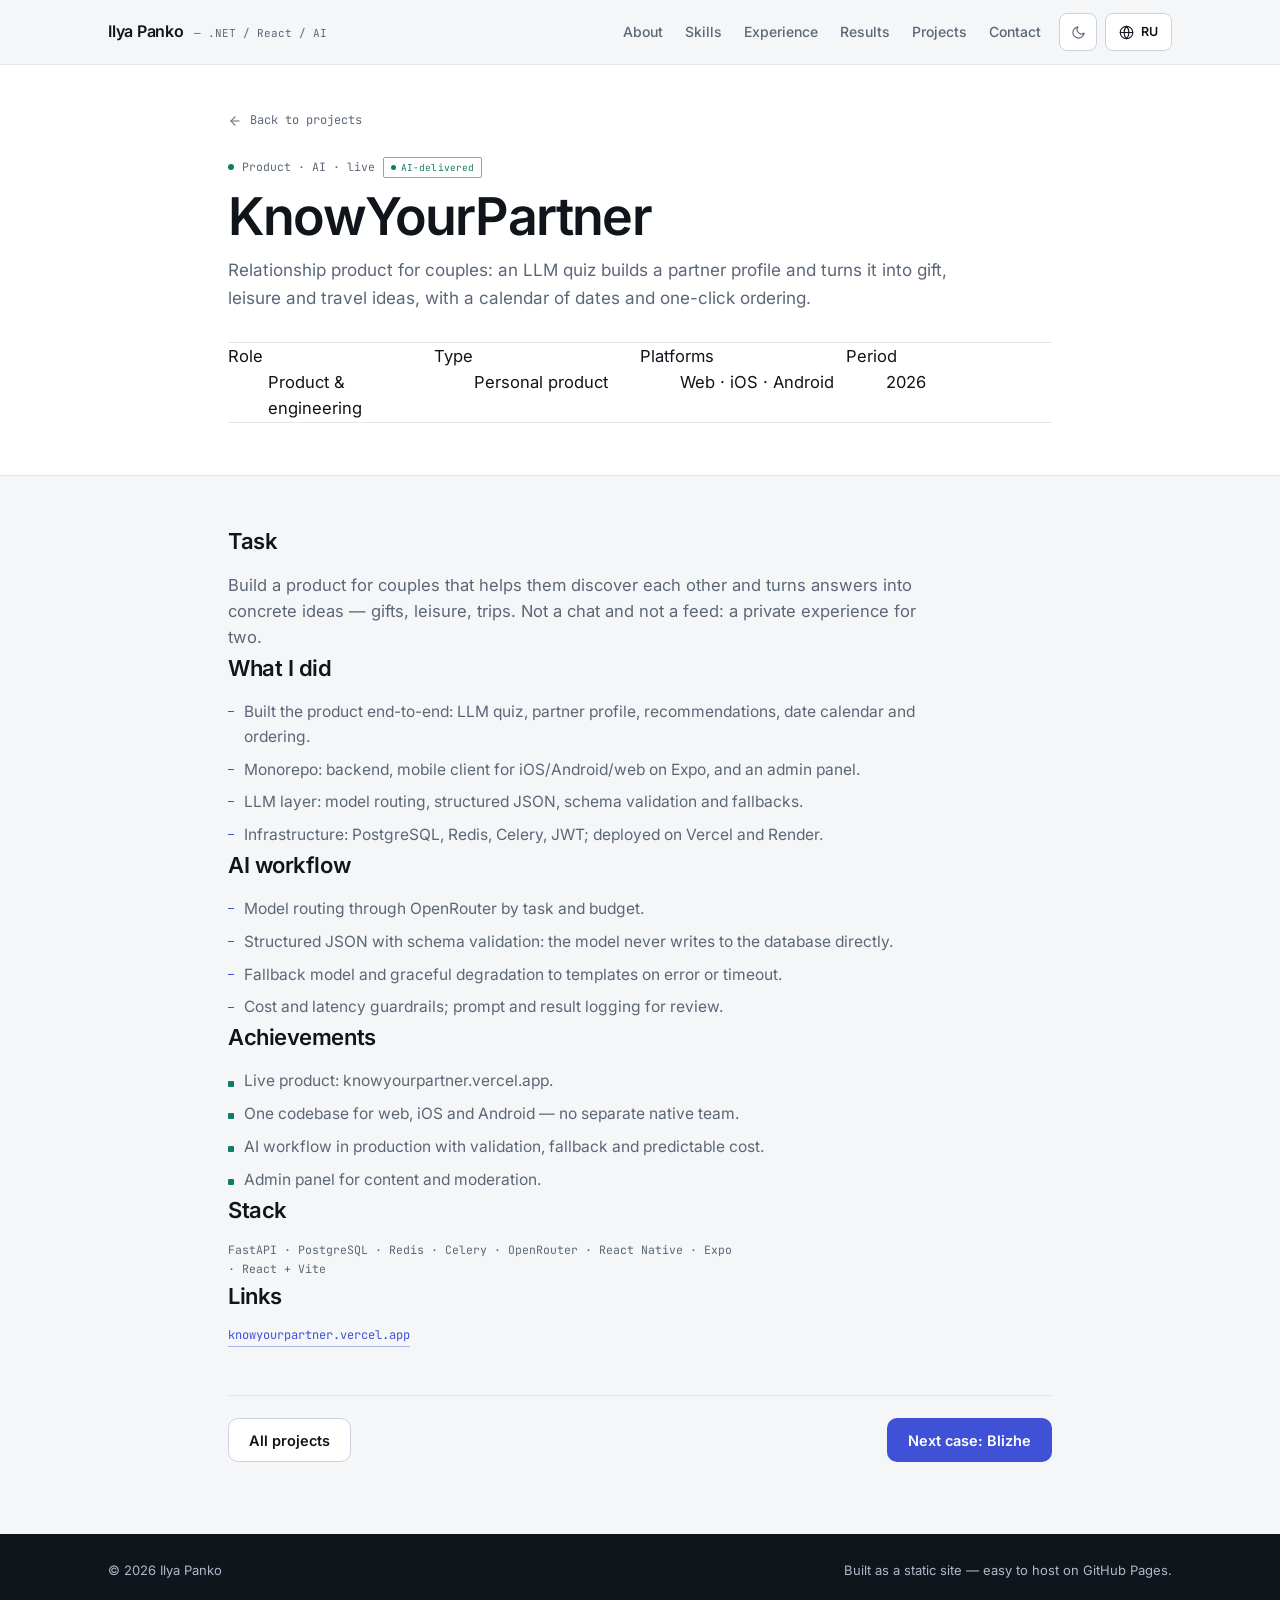
<file: cases/project.html>
<!doctype html>
<html lang="en" data-lang="en">
  <head>
    <meta charset="UTF-8" />
    <meta name="viewport" content="width=device-width, initial-scale=1.0" />
    <title>Project — Ilya Panko</title>
    <link rel="stylesheet" href="../styles.css" />
    <link rel="stylesheet" href="../assets/fonts/fonts.css" />
    <script>
      (function () {
        var root = document.documentElement;
        var theme = null;
        var lang = null;
        try {
          theme = localStorage.getItem("theme");
          lang = localStorage.getItem("lang");
        } catch (e) {}
        if (theme !== "light" && theme !== "dark") {
          theme = window.matchMedia("(prefers-color-scheme: dark)").matches ? "dark" : "light";
        }
        root.dataset.theme = theme;
        if (lang === "ru" || lang === "en") root.dataset.lang = lang;
      })();
    </script>
    <meta name="description" content="Case study from Ilya Panko's portfolio: .NET, React Native and AI workflow." />
    <meta name="author" content="Ilya Panko" />
    <meta name="theme-color" content="#f5f6f8" media="(prefers-color-scheme: light)" />
    <meta name="theme-color" content="#0d1117" media="(prefers-color-scheme: dark)" />
    <link rel="icon" href="../assets/favicon.svg" type="image/svg+xml" />
    <link rel="canonical" href="https://kotkenny.vercel.app/cases/project.html" />
    <meta property="og:type" content="website" />
    <meta property="og:site_name" content="Ilya Panko" />
    <meta property="og:title" content="Project — Ilya Panko" />
    <meta property="og:description" content="Case study from Ilya Panko's portfolio: .NET, React Native and AI workflow." />
    <meta property="og:url" content="https://kotkenny.vercel.app/cases/project.html" />
    <meta property="og:image" content="https://kotkenny.vercel.app/assets/og.png" />
    <meta property="og:image:width" content="1200" />
    <meta property="og:image:height" content="630" />
    <meta property="og:image:alt" content="Ilya Panko — Senior Software Engineer" />
    <meta name="twitter:card" content="summary_large_image" />
    <meta name="twitter:title" content="Project — Ilya Panko" />
    <meta name="twitter:description" content="Case study from Ilya Panko's portfolio: .NET, React Native and AI workflow." />
    <meta name="twitter:image" content="https://kotkenny.vercel.app/assets/og.png" />
  </head>
  <body>
    <a class="skip" href="#main">
      <span class="i18n-en">Skip to content</span>
      <span class="i18n-ru">К содержанию</span>
    </a>

    <header class="site-header">
      <div class="container">
        <a class="brand" href="../index.html">
          Ilya Panko <small>— .NET / React / AI</small>
        </a>
        <nav class="nav">
          <span class="nav-links">
            <a href="../index.html#about"><span class="i18n-en">About</span><span class="i18n-ru">Обо мне</span></a>
            <a href="../index.html#skills"><span class="i18n-en">Skills</span><span class="i18n-ru">Навыки</span></a>
            <a href="../index.html#experience"><span class="i18n-en">Experience</span><span class="i18n-ru">Опыт</span></a>
            <a href="../index.html#impact"><span class="i18n-en">Results</span><span class="i18n-ru">Результаты</span></a>
            <a href="../index.html#projects"><span class="i18n-en">Projects</span><span class="i18n-ru">Проекты</span></a>
            <a href="../index.html#contact"><span class="i18n-en">Contact</span><span class="i18n-ru">Контакты</span></a>
          </span>
          <button class="theme-toggle" data-theme-toggle type="button" aria-label="Switch color theme">
            <svg class="icon-moon" viewBox="0 0 24 24" aria-hidden="true">
              <path d="M21 12.8A9 9 0 1 1 11.2 3a7 7 0 0 0 9.8 9.8z" />
            </svg>
            <svg class="icon-sun" viewBox="0 0 24 24" aria-hidden="true">
              <circle cx="12" cy="12" r="4" />
              <path d="M12 2v2M12 20v2M4.9 4.9l1.4 1.4M17.7 17.7l1.4 1.4M2 12h2M20 12h2M4.9 19.1l1.4-1.4M17.7 6.3l1.4-1.4" />
            </svg>
          </button>
          <button class="lang-toggle" data-lang-toggle type="button">
            <svg viewBox="0 0 24 24" aria-hidden="true">
              <circle cx="12" cy="12" r="10" />
              <path d="M2 12h20" />
              <path d="M12 2a15.3 15.3 0 0 1 4 10 15.3 15.3 0 0 1-4 10 15.3 15.3 0 0 1-4-10 15.3 15.3 0 0 1 4-10z" />
            </svg>
            <span data-lang-label>RU</span>
          </button>
        </nav>
      </div>
    </header>

    <main id="main">
      <article class="case">
        <section class="case-header">
          <div class="container">
            <a class="back" href="../index.html#projects">
              <svg viewBox="0 0 24 24" aria-hidden="true">
                <path d="M19 12H5" />
                <path d="m12 19-7-7 7-7" />
              </svg>
              <span class="i18n-en">Back to projects</span>
              <span class="i18n-ru">Назад к проектам</span>
            </a>
            <div class="case-badges">
              <p class="kicker" data-p="kicker"></p>
              <span
                class="tag-ai"
                data-p="aiBadge"
                hidden
                title="AI workflow delivered with AI-assisted tooling"
                >AI-delivered</span
              >
            </div>
            <h1 data-p="title"></h1>
            <p class="sub" data-p="lead"></p>
            <dl class="case-meta" data-p="meta"></dl>
          </div>
        </section>

        <div class="container case-body">
          <section class="case-block">
            <h2><span class="i18n-en">Task</span><span class="i18n-ru">Задача</span></h2>
            <p data-p="task"></p>
          </section>

          <section class="case-block">
            <h2><span class="i18n-en">What I did</span><span class="i18n-ru">Что сделал</span></h2>
            <ul data-p="points"></ul>
          </section>

          <section class="case-block" data-p="aiBlock" hidden>
            <h2>AI workflow</h2>
            <ul data-p="ai"></ul>
          </section>

          <section class="case-block">
            <h2><span class="i18n-en">Achievements</span><span class="i18n-ru">Ачивки</span></h2>
            <ul class="achievements" data-p="achievements"></ul>
          </section>

          <section class="case-block">
            <h2>Stack</h2>
            <p class="case-stack" data-p="stack"></p>
          </section>

          <section class="case-block" data-p="linksBlock" hidden>
            <h2><span class="i18n-en">Links</span><span class="i18n-ru">Ссылки</span></h2>
            <div class="case-links" data-p="links"></div>
          </section>

          <p class="note" data-p="note" hidden></p>

          <nav class="case-nav">
            <a class="btn btn-outline" href="../index.html#projects">
              <span class="i18n-en">All projects</span>
              <span class="i18n-ru">Все проекты</span>
            </a>
            <a class="btn btn-primary" data-p="next" href="../index.html#projects"></a>
          </nav>
        </div>
      </article>
    </main>

    <footer class="site-footer">
      <div class="container">
        <span>© <span id="year"></span> Ilya Panko</span>
        <span>
          <span class="i18n-en">Built as a static site — easy to host on GitHub Pages.</span>
          <span class="i18n-ru">Собран как статический сайт — легко задеплоить на GitHub Pages.</span>
        </span>
      </div>
    </footer>

    <script>
      document.getElementById("year").textContent = new Date().getFullYear();
    </script>
    <script src="../script.js"></script>
    <script src="project-data.js"></script>
    <script src="project.js"></script>
  </body>
</html>
</file>
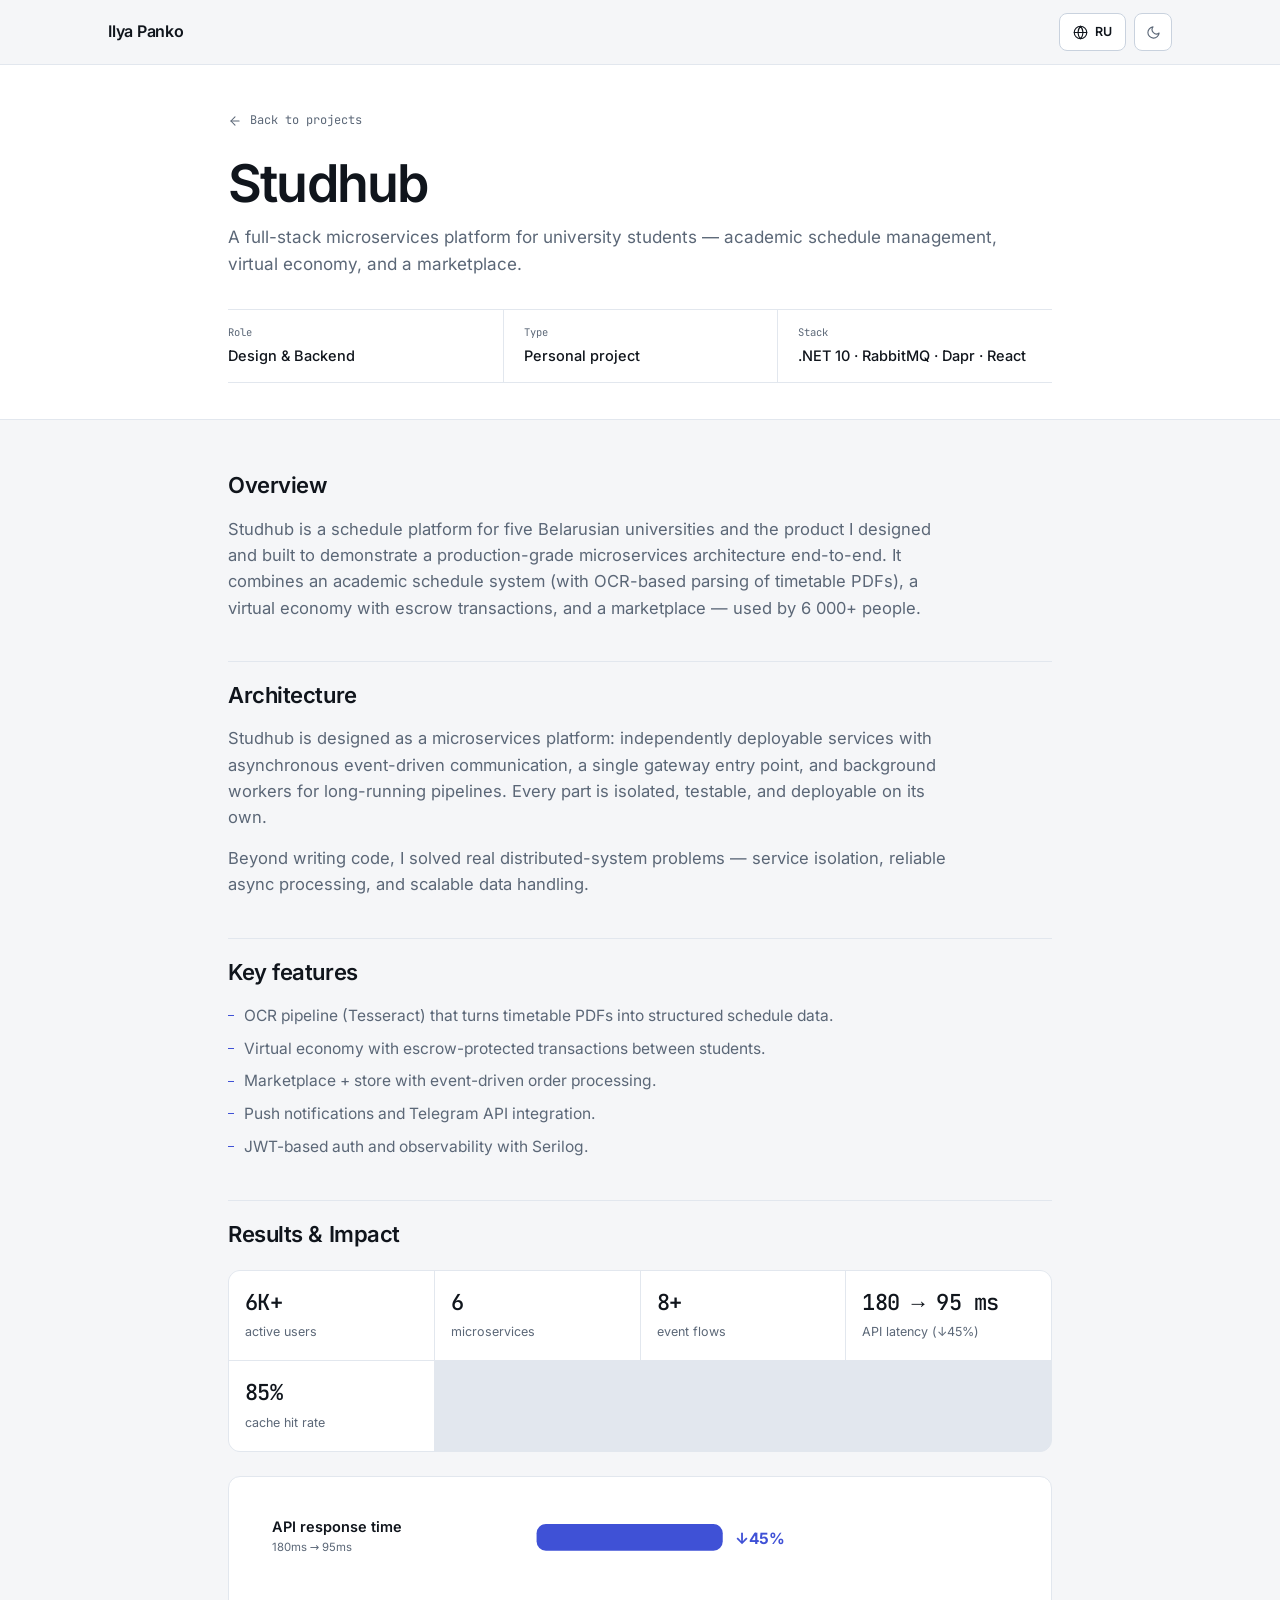
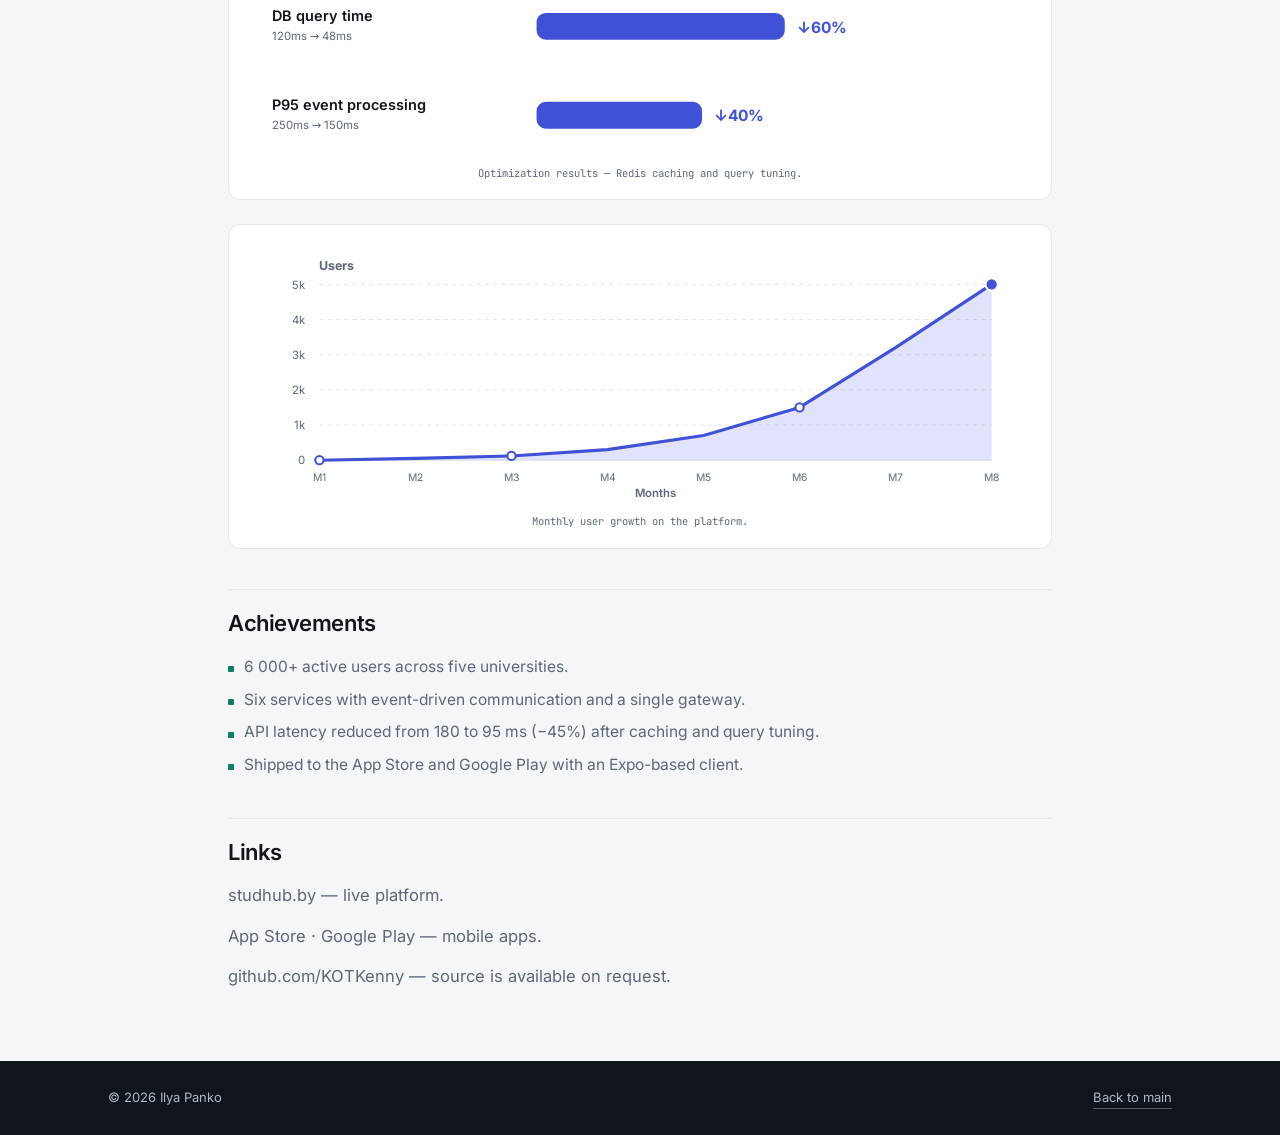
<file: cases/studhub.html>
<!doctype html>
<html lang="en" data-lang="en">
  <head>
    <meta charset="UTF-8" />
    <meta name="viewport" content="width=device-width, initial-scale=1.0" />
    <title>Studhub — Ilya Panko Portfolio</title>
    <link rel="stylesheet" href="../styles.css" />
    <link rel="stylesheet" href="../assets/fonts/fonts.css" />
    <script>
      (function () {
        var root = document.documentElement;
        var theme = null;
        var lang = null;
        try {
          theme = localStorage.getItem("theme");
          lang = localStorage.getItem("lang");
        } catch (e) {}
        if (theme !== "light" && theme !== "dark") {
          theme = window.matchMedia("(prefers-color-scheme: dark)").matches ? "dark" : "light";
        }
        root.dataset.theme = theme;
        if (lang === "ru" || lang === "en") root.dataset.lang = lang;
      })();
    </script>
    <meta name="description" content="Case study from Ilya Panko's portfolio: .NET, React Native and AI workflow." />
    <meta name="author" content="Ilya Panko" />
    <meta name="theme-color" content="#f5f6f8" media="(prefers-color-scheme: light)" />
    <meta name="theme-color" content="#0d1117" media="(prefers-color-scheme: dark)" />
    <link rel="icon" href="../assets/favicon.svg" type="image/svg+xml" />
    <link rel="canonical" href="https://kotkenny.vercel.app/cases/studhub.html" />
    <meta property="og:type" content="website" />
    <meta property="og:site_name" content="Ilya Panko" />
    <meta property="og:title" content="Studhub — Ilya Panko Portfolio" />
    <meta property="og:description" content="Case study from Ilya Panko's portfolio: .NET, React Native and AI workflow." />
    <meta property="og:url" content="https://kotkenny.vercel.app/cases/studhub.html" />
    <meta property="og:image" content="https://kotkenny.vercel.app/assets/og.png" />
    <meta property="og:image:width" content="1200" />
    <meta property="og:image:height" content="630" />
    <meta property="og:image:alt" content="Ilya Panko — Senior Software Engineer" />
    <meta name="twitter:card" content="summary_large_image" />
    <meta name="twitter:title" content="Studhub — Ilya Panko Portfolio" />
    <meta name="twitter:description" content="Case study from Ilya Panko's portfolio: .NET, React Native and AI workflow." />
    <meta name="twitter:image" content="https://kotkenny.vercel.app/assets/og.png" />
  </head>
  <body>
    <header class="site-header">
      <div class="container">
        <a class="brand" href="../index.html">Ilya Panko</a>
        <nav class="nav">
          <button class="lang-toggle" data-lang-toggle type="button">
          <svg
            viewBox="0 0 24 24"
            fill="none"
            stroke="currentColor"
            stroke-width="2"
            stroke-linecap="round"
            stroke-linejoin="round"
            aria-hidden="true"
          >
            <circle cx="12" cy="12" r="10" />
            <path d="M2 12h20" />
            <path
              d="M12 2a15.3 15.3 0 0 1 4 10 15.3 15.3 0 0 1-4 10 15.3 15.3 0 0 1-4-10 15.3 15.3 0 0 1 4-10z"
            />
          </svg>
          <span data-lang-label>RU</span>
        </button>
          <button class="theme-toggle" data-theme-toggle type="button" aria-label="Switch color theme">
            <svg class="icon-moon" viewBox="0 0 24 24" aria-hidden="true">
              <path d="M21 12.8A9 9 0 1 1 11.2 3a7 7 0 0 0 9.8 9.8z" />
            </svg>
            <svg class="icon-sun" viewBox="0 0 24 24" aria-hidden="true">
              <circle cx="12" cy="12" r="4" />
              <path d="M12 2v2M12 20v2M4.9 4.9l1.4 1.4M17.7 17.7l1.4 1.4M2 12h2M20 12h2M4.9 19.1l1.4-1.4M17.7 6.3l1.4-1.4" />
            </svg>
          </button>
        </nav>
      </div>
    </header>

    <section class="case-header">
      <div class="container">
        <a class="back" href="../index.html#projects"><svg class="back-icon" viewBox="0 0 24 24" aria-hidden="true"><path d="M19 12H5" /><path d="m12 19-7-7 7-7" /></svg> <span class="i18n-en">Back to projects</span><span class="i18n-ru">Назад к проектам</span></a>
        <h1>Studhub</h1>
        <p class="sub">
          <span class="i18n-en">
            A full-stack microservices platform for university students — academic
            schedule management, virtual economy, and a marketplace.
          </span>
          <span class="i18n-ru">
            Full-stack микросервисная платформа для студентов — учебное
            расписание, виртуальная экономика и маркетплейс.
          </span>
        </p>
        <div class="case-meta">
          <div class="meta-item">
            <div class="label"><span class="i18n-en">Role</span><span class="i18n-ru">Роль</span></div>
            <div class="value"><span class="i18n-en">Design &amp; Backend</span><span class="i18n-ru">Проектирование и Backend</span></div>
          </div>
          <div class="meta-item">
            <div class="label"><span class="i18n-en">Type</span><span class="i18n-ru">Тип</span></div>
            <div class="value"><span class="i18n-en">Personal project</span><span class="i18n-ru">Личный проект</span></div>
          </div>
          <div class="meta-item">
            <div class="label">Stack</div>
            <div class="value">.NET 10 · RabbitMQ · Dapr · React</div>
          </div>
        </div>
      </div>
    </section>

    <div class="container case-body">
      <h2><span class="i18n-en">Overview</span><span class="i18n-ru">Обзор</span></h2>
      <p class="i18n-en">
        Studhub is a schedule platform for five Belarusian universities and the
        product I designed and built to demonstrate a production-grade
        microservices architecture end-to-end. It combines an academic schedule
        system (with OCR-based parsing of timetable PDFs), a virtual economy with
        escrow transactions, and a marketplace — used by 6 000+ people.
      </p>
      <p class="i18n-ru">
        Studhub — платформа расписаний для пяти белорусских вузов, которую я
        спроектировал и построил, чтобы показать production-grade
        микросервисную архитектуру целиком. Она объединяет систему учебных
        расписаний (с OCR-парсингом PDF-расписаний), виртуальную экономику с
        escrow-транзакциями и маркетплейс — ей пользуются 6 000+ человек.
      </p>

      <h2><span class="i18n-en">Architecture</span><span class="i18n-ru">Архитектура</span></h2>
      <p class="i18n-en">
        Studhub is designed as a microservices platform: independently deployable
        services with asynchronous event-driven communication, a single gateway
        entry point, and background workers for long-running pipelines. Every
        part is isolated, testable, and deployable on its own.
      </p>
      <p class="i18n-ru">
        Studhub спроектирован как микросервисная платформа: независимо
        деплоящиеся сервисы с асинхронным event-driven взаимодействием, единая
        точка входа через gateway и фоновые воркеры для длительных пайплайнов.
        Каждая часть изолирована, тестируема и деплоится отдельно.
      </p>
      <p class="i18n-en">
        Beyond writing code, I solved real distributed-system problems — service
        isolation, reliable async processing, and scalable data handling.
      </p>
      <p class="i18n-ru">
        Помимо написания кода, я решал реальные проблемы распределённых систем —
        изоляцию сервисов, надёжную асинхронную обработку и масштабируемую
        работу с данными.
      </p>

      <h2><span class="i18n-en">Key features</span><span class="i18n-ru">Ключевые функции</span></h2>
      <ul>
        <li class="i18n-en">OCR pipeline (Tesseract) that turns timetable PDFs into structured schedule data.</li>
        <li class="i18n-ru">OCR-пайплайн (Tesseract), превращающий PDF-расписания в структурированные данные.</li>
        <li class="i18n-en">Virtual economy with escrow-protected transactions between students.</li>
        <li class="i18n-ru">Виртуальная экономика с escrow-защищёнными транзакциями между студентами.</li>
        <li class="i18n-en">Marketplace + store with event-driven order processing.</li>
        <li class="i18n-ru">Маркетплейс и магазин с event-driven обработкой заказов.</li>
        <li class="i18n-en">Push notifications and Telegram API integration.</li>
        <li class="i18n-ru">Push-уведомления и интеграция с Telegram API.</li>
        <li class="i18n-en">JWT-based auth and observability with Serilog.</li>
        <li class="i18n-ru">Авторизация на JWT и наблюдаемость на Serilog.</li>
      </ul>

      <h2><span class="i18n-en">Results &amp; Impact</span><span class="i18n-ru">Результаты и влияние</span></h2>
      <div class="metric-grid">
        <div class="metric-card">
          <div class="metric-num">6K+</div>
          <div class="metric-lbl"><span class="i18n-en">active users</span><span class="i18n-ru">активных пользователей</span></div>
        </div>
        <div class="metric-card">
          <div class="metric-num">6</div>
          <div class="metric-lbl"><span class="i18n-en">microservices</span><span class="i18n-ru">микросервисов</span></div>
        </div>
        <div class="metric-card">
          <div class="metric-num">8+</div>
          <div class="metric-lbl"><span class="i18n-en">event flows</span><span class="i18n-ru">event-потоков</span></div>
        </div>
        <div class="metric-card">
          <div class="metric-num">180 → 95 ms</div>
          <div class="metric-lbl"><span class="i18n-en">API latency (↓45%)</span><span class="i18n-ru">задержка API (↓45%)</span></div>
        </div>
        <div class="metric-card">
          <div class="metric-num">85%</div>
          <div class="metric-lbl"><span class="i18n-en">cache hit rate</span><span class="i18n-ru">cache hit rate</span></div>
        </div>
      </div>

      <figure class="diagram">
        <svg viewBox="0 0 760 250" role="img" aria-label="Optimization results chart">
          <defs>
            <linearGradient id="opt1" x1="0" y1="0" x2="1" y2="0">
              <stop offset="0" stop-color="#6366f1" />
              <stop offset="1" stop-color="#8b5cf6" />
            </linearGradient>
            <linearGradient id="opt2" x1="0" y1="0" x2="1" y2="0">
              <stop offset="0" stop-color="#06b6d4" />
              <stop offset="1" stop-color="#3b82f6" />
            </linearGradient>
            <linearGradient id="opt3" x1="0" y1="0" x2="1" y2="0">
              <stop offset="0" stop-color="#ec4899" />
              <stop offset="1" stop-color="#f43f5e" />
            </linearGradient>
          </defs>
          <g font-family="Segoe UI, Arial, sans-serif">
            <text x="24" y="36" font-size="14" fill="#475569" font-weight="600">API response time</text>
            <text x="24" y="54" font-size="11" fill="#94a3b8">180ms → 95ms</text>
            <rect x="280" y="28" width="180" height="26" rx="9" fill="url(#opt1)" />
            <text x="472" y="47" font-size="15" font-weight="800" fill="#4338ca">↓45%</text>

            <text x="24" y="122" font-size="14" fill="#475569" font-weight="600">DB query time</text>
            <text x="24" y="140" font-size="11" fill="#94a3b8">120ms → 48ms</text>
            <rect x="280" y="114" width="240" height="26" rx="9" fill="url(#opt2)" />
            <text x="532" y="133" font-size="15" font-weight="800" fill="#0e7490">↓60%</text>

            <text x="24" y="208" font-size="14" fill="#475569" font-weight="600">P95 event processing</text>
            <text x="24" y="226" font-size="11" fill="#94a3b8">250ms → 150ms</text>
            <rect x="280" y="200" width="160" height="26" rx="9" fill="url(#opt3)" />
            <text x="452" y="219" font-size="15" font-weight="800" fill="#be185d">↓40%</text>
          </g>
        </svg>
        <figcaption class="diagram-fig">
          <span class="i18n-en">Optimization results — Redis caching and query tuning.</span>
          <span class="i18n-ru">Результаты оптимизации — Redis caching и тюнинг запросов.</span>
        </figcaption>
      </figure>

      <figure class="diagram">
        <svg viewBox="0 0 760 250" role="img" aria-label="User growth chart">
          <defs>
            <linearGradient id="grow1" x1="0" y1="0" x2="1" y2="0">
              <stop offset="0" stop-color="#6366f1" />
              <stop offset="1" stop-color="#8b5cf6" />
            </linearGradient>
          </defs>
          <g font-family="Segoe UI, Arial, sans-serif" font-size="11" fill="#94a3b8">
            <line x1="70" y1="210" x2="720" y2="210" stroke="#e2e8f0" stroke-width="1" />
            <line x1="70" y1="176" x2="720" y2="176" stroke="#e2e8f0" stroke-width="1" stroke-dasharray="4 4" />
            <line x1="70" y1="142" x2="720" y2="142" stroke="#e2e8f0" stroke-width="1" stroke-dasharray="4 4" />
            <line x1="70" y1="108" x2="720" y2="108" stroke="#e2e8f0" stroke-width="1" stroke-dasharray="4 4" />
            <line x1="70" y1="74" x2="720" y2="74" stroke="#e2e8f0" stroke-width="1" stroke-dasharray="4 4" />
            <line x1="70" y1="40" x2="720" y2="40" stroke="#e2e8f0" stroke-width="1" stroke-dasharray="4 4" />
            <text x="56" y="214" text-anchor="end">0</text>
            <text x="56" y="180" text-anchor="end">1k</text>
            <text x="56" y="146" text-anchor="end">2k</text>
            <text x="56" y="112" text-anchor="end">3k</text>
            <text x="56" y="78" text-anchor="end">4k</text>
            <text x="56" y="44" text-anchor="end">5k</text>
            <text x="70" y="26" font-size="12" font-weight="700" fill="#64748b">Users</text>
            <text x="395" y="246" text-anchor="middle" font-weight="600">Months</text>
          </g>
          <path d="M70 210 L162.8 208.3 L255.7 205.9 L348.6 199.8 L441.4 186.2 L534.3 159 L627.1 101.2 L720 40 L720 210 Z" fill="url(#grow1)" opacity="0.16" />
          <path d="M70 210 L162.8 208.3 L255.7 205.9 L348.6 199.8 L441.4 186.2 L534.3 159 L627.1 101.2 L720 40" fill="none" stroke="url(#grow1)" stroke-width="3" stroke-linecap="round" stroke-linejoin="round" />
          <g font-family="Segoe UI, Arial, sans-serif" font-size="10" fill="#94a3b8" text-anchor="middle">
            <text x="70" y="230">M1</text>
            <text x="162.8" y="230">M2</text>
            <text x="255.7" y="230">M3</text>
            <text x="348.6" y="230">M4</text>
            <text x="441.4" y="230">M5</text>
            <text x="534.3" y="230">M6</text>
            <text x="627.1" y="230">M7</text>
            <text x="720" y="230">M8</text>
          </g>
          <circle cx="70" cy="210" r="4" fill="#fff" stroke="#6366f1" stroke-width="2" />
          <circle cx="255.7" cy="205.9" r="4" fill="#fff" stroke="#6366f1" stroke-width="2" />
          <circle cx="534.3" cy="159" r="4" fill="#fff" stroke="#6366f1" stroke-width="2" />
          <circle cx="720" cy="40" r="6" fill="#8b5cf6" stroke="#fff" stroke-width="2" />
        </svg>
        <figcaption class="diagram-fig">
          <span class="i18n-en">Monthly user growth on the platform.</span>
          <span class="i18n-ru">Рост пользователей платформы по месяцам.</span>
        </figcaption>
      </figure>

      <h2><span class="i18n-en">Achievements</span><span class="i18n-ru">Ачивки</span></h2>
      <ul class="achievements">
        <li class="i18n-en">6 000+ active users across five universities.</li>
        <li class="i18n-ru">6 000+ активных пользователей в пяти вузах.</li>
        <li class="i18n-en">Six services with event-driven communication and a single gateway.</li>
        <li class="i18n-ru">Шесть сервисов с event-driven взаимодействием и единым gateway.</li>
        <li class="i18n-en">API latency reduced from 180 to 95 ms (−45%) after caching and query tuning.</li>
        <li class="i18n-ru">Задержка API снижена с 180 до 95 мс (−45%) после кеширования и тюнинга запросов.</li>
        <li class="i18n-en">Shipped to the App Store and Google Play with an Expo-based client.</li>
        <li class="i18n-ru">Выпущено в App Store и Google Play на клиенте Expo.</li>
      </ul>

      <h2><span class="i18n-en">Links</span><span class="i18n-ru">Ссылки</span></h2>
      <p>
        <a href="https://studhub.by" target="_blank" rel="noreferrer">studhub.by</a> —
        <span class="i18n-en">live platform</span><span class="i18n-ru">живая платформа</span>.
      </p>
      <p>
        <a href="https://apps.apple.com/by/app/studhub-%D1%80%D0%B0%D1%81%D0%BF%D0%B8%D1%81%D0%B0%D0%BD%D0%B8%D0%B5/id6762131106" target="_blank" rel="noreferrer">App Store</a>
        ·
        <a href="https://play.google.com/store/apps/details?id=com.studhub" target="_blank" rel="noreferrer">Google Play</a>
        —
        <span class="i18n-en">mobile apps</span><span class="i18n-ru">мобильные приложения</span>.
      </p>
      <p>
        <a href="https://github.com/KOTKenny">github.com/KOTKenny</a> — <span class="i18n-en">source is available on request</span><span class="i18n-ru">код доступен по запросу</span>.
      </p>
    </div>

    <footer class="site-footer">
      <div class="container">
        <span>© <span id="year"></span> Ilya Panko</span>
        <a href="../index.html">
          <span class="i18n-en">Back to main</span>
          <span class="i18n-ru">На главную</span>
        </a>
      </div>
    </footer>

    <script>
      document.getElementById("year").textContent = new Date().getFullYear();
    </script>
    <script src="../script.js"></script>
  </body>
</html>
</file>
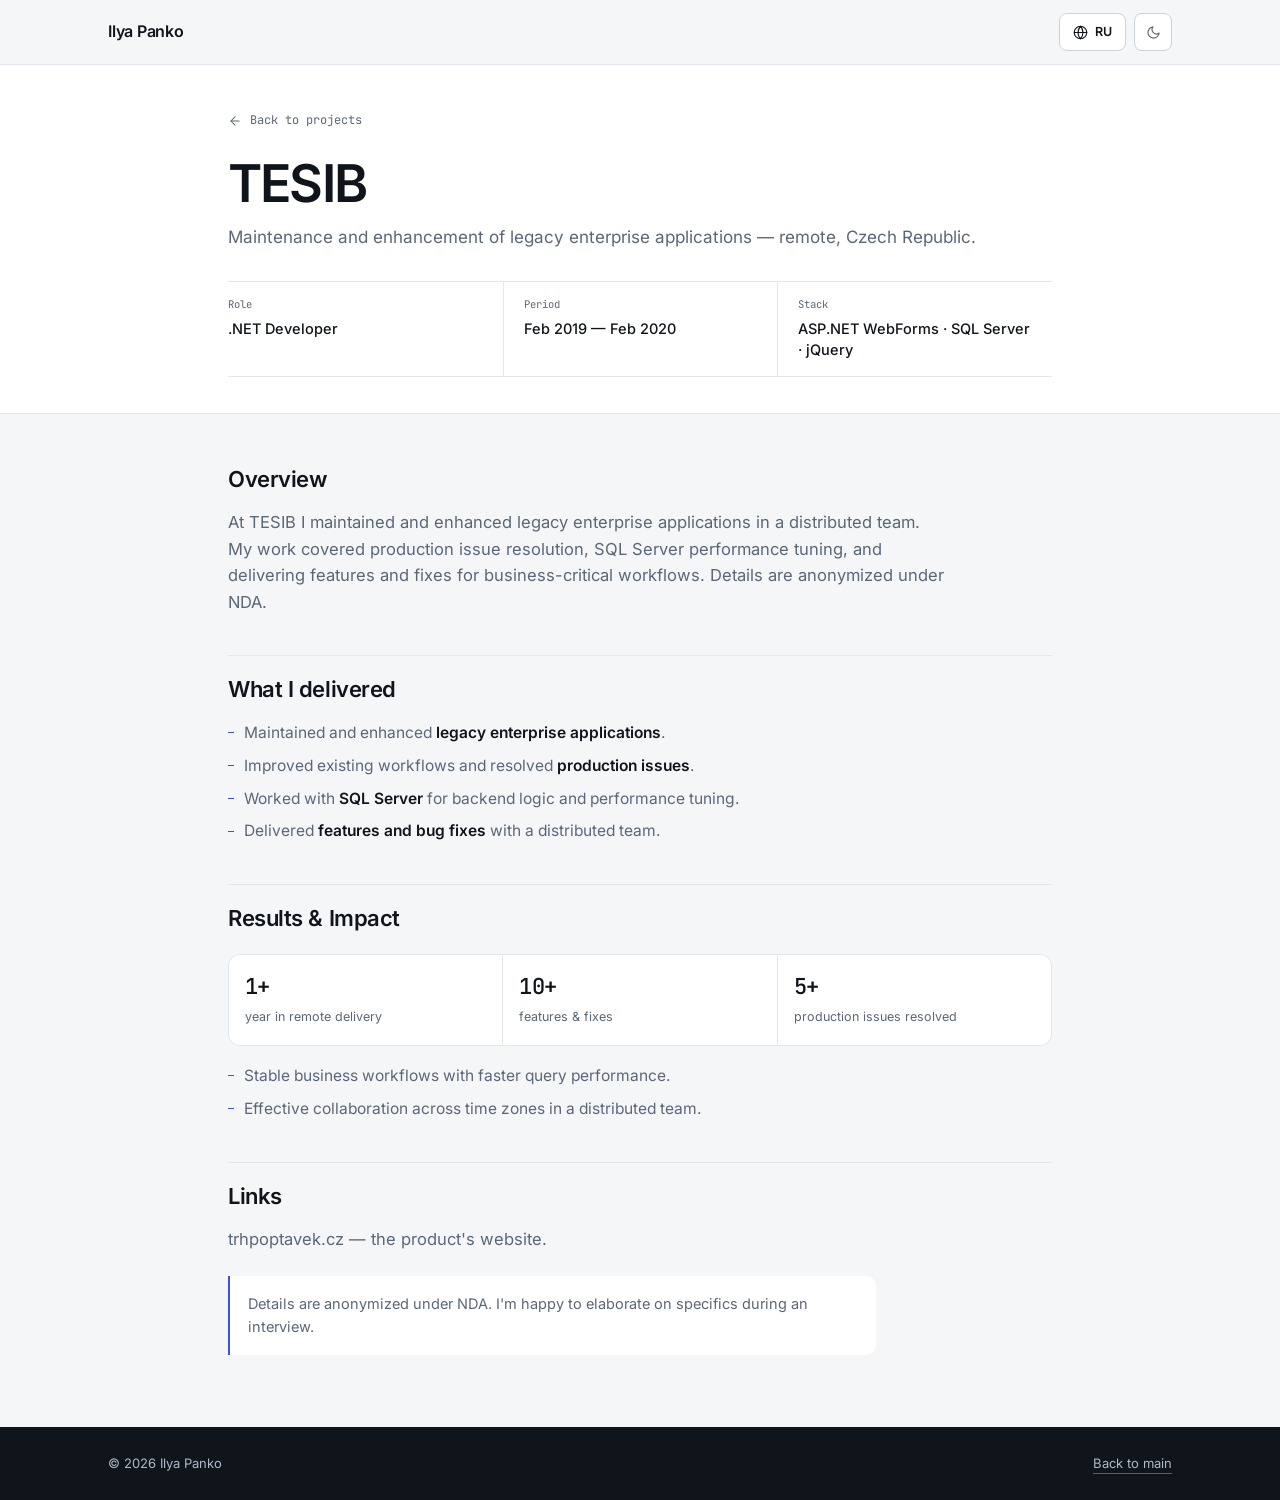
<file: cases/tesib.html>
<!doctype html>
<html lang="en" data-lang="en">
  <head>
    <meta charset="UTF-8" />
    <meta name="viewport" content="width=device-width, initial-scale=1.0" />
    <title>TESIB — Ilya Panko Portfolio</title>
    <link rel="stylesheet" href="../styles.css" />
    <link rel="stylesheet" href="../assets/fonts/fonts.css" />
    <script>
      (function () {
        var root = document.documentElement;
        var theme = null;
        var lang = null;
        try {
          theme = localStorage.getItem("theme");
          lang = localStorage.getItem("lang");
        } catch (e) {}
        if (theme !== "light" && theme !== "dark") {
          theme = window.matchMedia("(prefers-color-scheme: dark)").matches ? "dark" : "light";
        }
        root.dataset.theme = theme;
        if (lang === "ru" || lang === "en") root.dataset.lang = lang;
      })();
    </script>
    <meta name="description" content="Case study from Ilya Panko's portfolio: .NET, React Native and AI workflow." />
    <meta name="author" content="Ilya Panko" />
    <meta name="theme-color" content="#f5f6f8" media="(prefers-color-scheme: light)" />
    <meta name="theme-color" content="#0d1117" media="(prefers-color-scheme: dark)" />
    <link rel="icon" href="../assets/favicon.svg" type="image/svg+xml" />
    <link rel="canonical" href="https://kotkenny.vercel.app/cases/tesib.html" />
    <meta property="og:type" content="website" />
    <meta property="og:site_name" content="Ilya Panko" />
    <meta property="og:title" content="TESIB — Ilya Panko Portfolio" />
    <meta property="og:description" content="Case study from Ilya Panko's portfolio: .NET, React Native and AI workflow." />
    <meta property="og:url" content="https://kotkenny.vercel.app/cases/tesib.html" />
    <meta property="og:image" content="https://kotkenny.vercel.app/assets/og.png" />
    <meta property="og:image:width" content="1200" />
    <meta property="og:image:height" content="630" />
    <meta property="og:image:alt" content="Ilya Panko — Senior Software Engineer" />
    <meta name="twitter:card" content="summary_large_image" />
    <meta name="twitter:title" content="TESIB — Ilya Panko Portfolio" />
    <meta name="twitter:description" content="Case study from Ilya Panko's portfolio: .NET, React Native and AI workflow." />
    <meta name="twitter:image" content="https://kotkenny.vercel.app/assets/og.png" />
  </head>
  <body>
    <header class="site-header">
      <div class="container">
        <a class="brand" href="../index.html">Ilya Panko</a>
        <nav class="nav">
          <button class="lang-toggle" data-lang-toggle type="button">
            <svg viewBox="0 0 24 24" fill="none" stroke="currentColor" stroke-width="2" stroke-linecap="round" stroke-linejoin="round" aria-hidden="true">
              <circle cx="12" cy="12" r="10" />
              <path d="M2 12h20" />
              <path d="M12 2a15.3 15.3 0 0 1 4 10 15.3 15.3 0 0 1-4 10 15.3 15.3 0 0 1-4-10 15.3 15.3 0 0 1 4-10z" />
            </svg>
            <span data-lang-label>RU</span>
          </button>
          <button class="theme-toggle" data-theme-toggle type="button" aria-label="Switch color theme">
            <svg class="icon-moon" viewBox="0 0 24 24" aria-hidden="true">
              <path d="M21 12.8A9 9 0 1 1 11.2 3a7 7 0 0 0 9.8 9.8z" />
            </svg>
            <svg class="icon-sun" viewBox="0 0 24 24" aria-hidden="true">
              <circle cx="12" cy="12" r="4" />
              <path d="M12 2v2M12 20v2M4.9 4.9l1.4 1.4M17.7 17.7l1.4 1.4M2 12h2M20 12h2M4.9 19.1l1.4-1.4M17.7 6.3l1.4-1.4" />
            </svg>
          </button>
        </nav>
      </div>
    </header>

    <section class="case-header">
      <div class="container">
        <a class="back" href="../index.html#projects"><svg class="back-icon" viewBox="0 0 24 24" aria-hidden="true"><path d="M19 12H5" /><path d="m12 19-7-7 7-7" /></svg> <span class="i18n-en">Back to projects</span><span class="i18n-ru">Назад к проектам</span></a>
        <h1>TESIB</h1>
        <p class="sub">
          <span class="i18n-en">
            Maintenance and enhancement of legacy enterprise applications —
            remote, Czech Republic.
          </span>
          <span class="i18n-ru">
            Поддержка и развитие legacy enterprise-приложений — удалённо,
            Чехия.
          </span>
        </p>
        <div class="case-meta">
          <div class="meta-item">
            <div class="label"><span class="i18n-en">Role</span><span class="i18n-ru">Роль</span></div>
            <div class="value">.NET Developer</div>
          </div>
          <div class="meta-item">
            <div class="label"><span class="i18n-en">Period</span><span class="i18n-ru">Период</span></div>
            <div class="value">Feb 2019 — Feb 2020</div>
          </div>
          <div class="meta-item">
            <div class="label">Stack</div>
            <div class="value">ASP.NET WebForms · SQL Server · jQuery</div>
          </div>
        </div>
      </div>
    </section>

    <div class="container case-body">
      <h2><span class="i18n-en">Overview</span><span class="i18n-ru">Обзор</span></h2>
      <p class="i18n-en">
        At TESIB I maintained and enhanced legacy enterprise applications in a
        distributed team. My work covered production issue resolution, SQL
        Server performance tuning, and delivering features and fixes for
        business-critical workflows. Details are anonymized under NDA.
      </p>
      <p class="i18n-ru">
        В TESIB я поддерживал и развивал legacy enterprise-приложения в
        распределённой команде. Моя работа включала устранение
        production-инцидентов, тюнинг производительности SQL Server и
        поставку фич и исправлений для бизнес-критичных процессов. Детали
        анонимизированы по NDA.
      </p>

      <h2><span class="i18n-en">What I delivered</span><span class="i18n-ru">Что я делал</span></h2>
      <ul>
        <li class="i18n-en">Maintained and enhanced <strong>legacy enterprise applications</strong>.</li>
        <li class="i18n-ru">Поддерживал и развивал <strong>legacy enterprise-приложения</strong>.</li>
        <li class="i18n-en">Improved existing workflows and resolved <strong>production issues</strong>.</li>
        <li class="i18n-ru">Улучшал существующие процессы и устранял <strong>production-инциденты</strong>.</li>
        <li class="i18n-en">Worked with <strong>SQL Server</strong> for backend logic and performance tuning.</li>
        <li class="i18n-ru">Работал с <strong>SQL Server</strong> для backend-логики и тюнинга производительности.</li>
        <li class="i18n-en">Delivered <strong>features and bug fixes</strong> with a distributed team.</li>
        <li class="i18n-ru">Поставлял <strong>фичи и исправления</strong> в сотрудничестве с распределённой командой.</li>
      </ul>

      <h2><span class="i18n-en">Results &amp; Impact</span><span class="i18n-ru">Результаты и влияние</span></h2>
      <div class="metric-grid">
        <div class="metric-card">
          <div class="metric-num">1+</div>
          <div class="metric-lbl"><span class="i18n-en">year in remote delivery</span><span class="i18n-ru">год удалённой разработки</span></div>
        </div>
        <div class="metric-card">
          <div class="metric-num">10+</div>
          <div class="metric-lbl"><span class="i18n-en">features &amp; fixes</span><span class="i18n-ru">фич и исправлений</span></div>
        </div>
        <div class="metric-card">
          <div class="metric-num">5+</div>
          <div class="metric-lbl"><span class="i18n-en">production issues resolved</span><span class="i18n-ru">production-инцидентов устранено</span></div>
        </div>
      </div>
      <ul>
        <li class="i18n-en">Stable business workflows with faster query performance.</li>
        <li class="i18n-ru">Стабильные бизнес-процессы и более быстрые запросы.</li>
        <li class="i18n-en">Effective collaboration across time zones in a distributed team.</li>
        <li class="i18n-ru">Эффективная работа в распределённой команде и разных часовых поясах.</li>
      </ul>

      <h2><span class="i18n-en">Links</span><span class="i18n-ru">Ссылки</span></h2>
      <p>
        <a href="https://trhpoptavek.cz">trhpoptavek.cz</a> — <span class="i18n-en">the product's website</span><span class="i18n-ru">сайт продукта</span>.
      </p>

      <p class="note" style="margin-top: 24px">
        <span class="i18n-en">
          Details are anonymized under NDA. I'm happy to elaborate on specifics
          during an interview.
        </span>
        <span class="i18n-ru">
          Детали анонимизированы по NDA. Готов раскрыть конкретику на
          собеседовании.
        </span>
      </p>
    </div>

    <footer class="site-footer">
      <div class="container">
        <span>© <span id="year"></span> Ilya Panko</span>
        <a href="../index.html">
          <span class="i18n-en">Back to main</span>
          <span class="i18n-ru">На главную</span>
        </a>
      </div>
    </footer>

    <script>
      document.getElementById("year").textContent = new Date().getFullYear();
    </script>
    <script src="../script.js"></script>
  </body>
</html>
</file>
<file: styles.css>
/* ============================================================
   Ilya Panko — portfolio v2
   Direction "Slate": cold neutrals, one indigo accent,
   hairline rules instead of shadows, mono numerals.
   Tokens live in :root; components use semantic variables only.
   ============================================================ */

:root {
  --bg: #f5f6f8;
  --surface: #ffffff;
  --surface-2: #fafbfc;
  --ink: #10151c;
  --muted: #5b6777;
  --line: #e2e7ee;
  --line-strong: #c9d2de;
  --accent: #3f51d6;
  --accent-ink: #ffffff;
  --accent-soft: #edf0fe;
  --support: #0e7c66;
  --support-soft: #e9f5f1;
  --footer-bg: #10151c;
  --footer-ink: #aeb9c7;
  --radius: 10px;
  --shell: 1120px;
  --sans: "Inter", system-ui, -apple-system, "Segoe UI", Arial, sans-serif;
  --mono: "JetBrains Mono", ui-monospace, "Cascadia Mono", Consolas, monospace;
  color-scheme: light;
}

[data-theme="dark"] {
  --bg: #0d1117;
  --surface: #121923;
  --surface-2: #0f151d;
  --ink: #e6ebf2;
  --muted: #94a1b2;
  --line: #212b39;
  --line-strong: #33404f;
  --accent: #8b9bff;
  --accent-ink: #0d1117;
  --accent-soft: #1a2135;
  --support: #4fd1b3;
  --support-soft: #10251f;
  --footer-bg: #080b10;
  --footer-ink: #8b98a8;
  color-scheme: dark;
}

* {
  box-sizing: border-box;
}

html {
  scroll-behavior: smooth;
  scroll-padding-top: 88px;
}

body {
  margin: 0;
  background: var(--bg);
  color: var(--ink);
  font-family: var(--sans);
  font-size: 16.5px;
  line-height: 1.6;
  -webkit-font-smoothing: antialiased;
}

h1,
h2,
h3 {
  margin: 0;
  font-weight: 600;
  letter-spacing: -0.02em;
  color: var(--ink);
}

p {
  margin: 0;
}

a {
  color: inherit;
  text-decoration: none;
}

ul {
  margin: 0;
  padding: 0;
  list-style: none;
}

img,
svg {
  display: block;
  max-width: 100%;
}

:focus-visible {
  outline: 2px solid var(--accent);
  outline-offset: 3px;
  border-radius: 4px;
}

.sr-only {
  position: absolute;
  width: 1px;
  height: 1px;
  padding: 0;
  margin: -1px;
  overflow: hidden;
  clip: rect(0 0 0 0);
  white-space: nowrap;
  border: 0;
}

[hidden] {
  display: none !important;
}

.skip {
  position: absolute;
  left: -9999px;
  top: 8px;
  z-index: 100;
  padding: 10px 16px;
  border-radius: 8px;
  background: var(--ink);
  color: var(--bg);
  font-size: 14px;
  font-weight: 600;
}

.skip:focus {
  left: 16px;
}

.container {
  width: 100%;
  max-width: var(--shell);
  margin: 0 auto;
  padding: 0 28px;
}

/* ---------- i18n ---------- */

html[data-lang="en"] .i18n-ru {
  display: none;
}

html[data-lang="ru"] .i18n-en {
  display: none;
}

/* ---------- header ---------- */

.site-header {
  position: sticky;
  top: 0;
  z-index: 40;
  background: color-mix(in srgb, var(--bg) 86%, transparent);
  backdrop-filter: blur(14px);
  border-bottom: 1px solid var(--line);
}

.site-header .container {
  display: flex;
  align-items: center;
  gap: 24px;
  min-height: 64px;
}

.brand {
  display: inline-flex;
  align-items: baseline;
  gap: 10px;
  font-size: 16px;
  font-weight: 600;
  letter-spacing: -0.015em;
  white-space: nowrap;
}

.brand small {
  font-family: var(--mono);
  font-size: 11px;
  font-weight: 400;
  color: var(--muted);
  letter-spacing: 0;
}

.nav {
  display: flex;
  align-items: center;
  gap: 8px;
  margin-left: auto;
}

.nav-links {
  display: flex;
  align-items: center;
  gap: 22px;
  margin-right: 10px;
}

.nav-links a {
  position: relative;
  padding: 6px 0;
  font-size: 14px;
  font-weight: 500;
  color: var(--muted);
  transition: color 0.15s ease;
}

.nav-links a::after {
  content: "";
  position: absolute;
  left: 0;
  right: 0;
  bottom: 0;
  height: 1px;
  background: var(--accent);
  transform: scaleX(0);
  transform-origin: left;
  transition: transform 0.18s ease;
}

.nav-links a:hover {
  color: var(--ink);
}

.nav-links a:hover::after {
  transform: scaleX(1);
}

.nav-links a.active {
  color: var(--accent);
}

.nav-links a.active::after {
  transform: scaleX(1);
}

.lang-toggle,
.theme-toggle {
  display: inline-flex;
  align-items: center;
  justify-content: center;
  gap: 7px;
  height: 38px;
  border: 1px solid var(--line-strong);
  border-radius: 8px;
  background: var(--surface);
  color: var(--ink);
  font: inherit;
  font-size: 12.5px;
  font-weight: 600;
  cursor: pointer;
  transition: border-color 0.15s ease, color 0.15s ease;
}

.lang-toggle {
  padding: 0 13px;
}

.theme-toggle {
  width: 38px;
  padding: 0;
  color: var(--muted);
}

.lang-toggle:hover,
.theme-toggle:hover {
  border-color: var(--accent);
  color: var(--accent);
}

.lang-toggle svg,
.theme-toggle svg {
  width: 15px;
  height: 15px;
  fill: none;
  stroke: currentColor;
  stroke-width: 1.8;
  stroke-linecap: round;
  stroke-linejoin: round;
}

.theme-toggle .icon-sun {
  display: none;
}

[data-theme="dark"] .theme-toggle .icon-sun {
  display: block;
}

[data-theme="dark"] .theme-toggle .icon-moon {
  display: none;
}

/* ---------- buttons ---------- */

.btn {
  display: inline-flex;
  align-items: center;
  justify-content: center;
  gap: 8px;
  min-height: 44px;
  padding: 0 20px;
  border: 1px solid transparent;
  border-radius: var(--radius);
  font-family: inherit;
  font-size: 14.5px;
  font-weight: 600;
  cursor: pointer;
  transition: background 0.15s ease, border-color 0.15s ease, color 0.15s ease;
}

.btn-primary {
  background: var(--accent);
  color: var(--accent-ink);
}

.btn-primary:hover {
  background: color-mix(in srgb, var(--accent) 86%, #000);
}

.btn-outline {
  border-color: var(--line-strong);
  background: var(--surface);
  color: var(--ink);
}

.btn-outline:hover {
  border-color: var(--accent);
  color: var(--accent);
}

.btn-dark {
  border-color: var(--line-strong);
  background: var(--surface-2);
  color: var(--ink);
}

.btn-dark:hover {
  border-color: var(--accent);
  color: var(--accent);
}

/* ---------- hero ---------- */

.hero {
  padding-top: 60px;
}

.hero-inner {
  display: grid;
  grid-template-columns: 300px minmax(0, 1fr);
  gap: 52px;
  align-items: start;
  padding-bottom: 46px;
}

.hero-portrait {
  width: 100%;
  height: auto;
  aspect-ratio: 4 / 5;
  object-fit: cover;
  object-position: center top;
  border: 1px solid var(--line);
  border-radius: calc(var(--radius) + 2px);
  background: var(--surface-2);
}

.kicker {
  display: flex;
  align-items: center;
  gap: 8px;
  margin-bottom: 16px;
  font-family: var(--mono);
  font-size: 11.5px;
  color: var(--muted);
}

.kicker::before {
  content: "";
  width: 6px;
  height: 6px;
  border-radius: 50%;
  background: var(--support);
  flex: 0 0 auto;
}

.hero-name {
  font-size: clamp(40px, 4.6vw, 58px);
  line-height: 1.02;
  letter-spacing: -0.035em;
}

.hero-title {
  margin-top: 14px;
  font-size: 18px;
  font-weight: 600;
  color: var(--accent);
  letter-spacing: -0.01em;
}

.hero-sub {
  margin-top: 8px;
  font-size: 14.5px;
  color: var(--muted);
}

.hero-summary {
  max-width: 58ch;
  margin-top: 12px;
  font-size: 16.5px;
  color: var(--muted);
}

.hero-actions {
  display: flex;
  flex-wrap: wrap;
  gap: 10px;
  margin-top: 24px;
}

/* facts */

.facts {
  display: grid;
  grid-template-columns: repeat(4, minmax(0, 1fr));
  border-top: 1px solid var(--line);
  border-bottom: 1px solid var(--line);
}

.fact {
  padding: 20px 20px 18px;
  border-left: 1px solid var(--line);
}

.fact:first-child {
  border-left: 0;
  padding-left: 0;
}

.fact-num {
  display: block;
  font-family: var(--mono);
  font-size: 28px;
  font-weight: 500;
  letter-spacing: -0.03em;
  line-height: 1.1;
  font-variant-numeric: tabular-nums;
}

.fact-lbl {
  display: block;
  margin-top: 6px;
  font-size: 12.5px;
  color: var(--muted);
}

/* ---------- sections ---------- */

.band,
.section {
  padding: 72px 0;
  border-top: 1px solid var(--line);
}

.section-grid {
  display: grid;
  grid-template-columns: 260px minmax(0, 1fr);
  gap: 56px;
  align-items: start;
}

.section-rail {
  position: sticky;
  top: 96px;
}

.section-rail .kicker {
  margin-bottom: 12px;
}

.section-rail h2 {
  font-size: 26px;
  line-height: 1.18;
}

.section-rail p:last-child {
  margin-top: 12px;
  font-size: 14.5px;
  color: var(--muted);
}

.section-title {
  font-size: 26px;
  line-height: 1.18;
}

.section-sub {
  max-width: 66ch;
  margin-top: 12px;
  font-size: 14.5px;
  color: var(--muted);
}

.prose p {
  max-width: 66ch;
  margin-bottom: 16px;
  color: var(--muted);
}

.prose p:first-child {
  font-size: 18px;
  color: var(--ink);
  letter-spacing: -0.01em;
}

.prose p:last-child {
  margin-bottom: 0;
}

.about-facts {
  display: grid;
  grid-template-columns: repeat(3, minmax(0, 1fr));
  margin-top: 26px;
  border-top: 1px solid var(--line);
  border-bottom: 1px solid var(--line);
}

.about-facts > div {
  padding: 14px 18px;
  border-left: 1px solid var(--line);
}

.about-facts > div:first-child {
  border-left: 0;
  padding-left: 0;
}

.about-k {
  display: block;
  margin-bottom: 4px;
  font-family: var(--mono);
  font-size: 10.5px;
  color: var(--muted);
}

.about-v {
  font-size: 14px;
  line-height: 1.5;
}

/* ---------- skills ---------- */

.skills-grid {
  display: grid;
  grid-template-columns: repeat(2, minmax(0, 1fr));
  gap: 1px;
  border: 1px solid var(--line);
  border-radius: calc(var(--radius) + 2px);
  background: var(--line);
  overflow: hidden;
}

.skill-card {
  padding: 20px 22px 22px;
  background: var(--surface);
}

.skill-card h3 {
  display: flex;
  align-items: center;
  gap: 9px;
  margin-bottom: 10px;
  font-size: 14.5px;
  font-weight: 600;
  letter-spacing: -0.015em;
}

.skill-card h3::before {
  content: "";
  width: 7px;
  height: 7px;
  flex: 0 0 auto;
  border-radius: 2px;
  background: var(--accent);
}

.skill-card li {
  position: relative;
  padding-left: 13px;
  margin-bottom: 5px;
  font-size: 14.5px;
  line-height: 1.5;
  color: var(--muted);
}

.skill-card li::before {
  content: "";
  position: absolute;
  left: 0;
  top: 0.68em;
  width: 5px;
  height: 1px;
  background: var(--line-strong);
}

/* ---------- proficiency ---------- */

.proficiency {
  margin-top: 24px;
  padding: 22px 24px 18px;
  border: 1px solid var(--line);
  border-radius: calc(var(--radius) + 2px);
  background: var(--surface);
}

.proficiency-head {
  display: flex;
  flex-wrap: wrap;
  align-items: baseline;
  justify-content: space-between;
  gap: 8px;
  margin-bottom: 16px;
}

.proficiency-head h3 {
  font-size: 15px;
  font-weight: 600;
}

.proficiency-note {
  font-family: var(--mono);
  font-size: 10.5px;
  color: var(--muted);
}

.bar-row {
  display: grid;
  grid-template-columns: 210px minmax(0, 1fr) 52px;
  align-items: center;
  gap: 14px;
  padding: 7px 0;
  border-top: 1px solid var(--line);
}

.bar-row:first-of-type {
  border-top: 0;
}

.bar-label {
  font-size: 13px;
  font-weight: 500;
  color: var(--ink);
}

.bar-track {
  position: relative;
  height: 8px;
  background: var(--surface-2);
  border-radius: 1px;
  overflow: hidden;
}

.bar-track::after {
  content: "";
  position: absolute;
  inset: 0;
  background: repeating-linear-gradient(
    90deg,
    transparent 0 calc(25% - 1px),
    var(--line) calc(25% - 1px) 25%
  );
  pointer-events: none;
}

.bar-fill {
  height: 100%;
  background: var(--accent);
  transform-origin: left;
}

.bar-value {
  font-family: var(--mono);
  font-size: 11.5px;
  color: var(--muted);
  text-align: right;
  font-variant-numeric: tabular-nums;
}

/* ---------- experience ---------- */

.job {
  display: grid;
  grid-template-columns: 150px minmax(0, 1fr);
  gap: 28px;
  padding: 24px 0;
  border-top: 1px solid var(--line);
}

.job:first-child {
  border-top: 0;
  padding-top: 0;
}

.job-when {
  font-family: var(--mono);
  font-size: 11.5px;
  line-height: 1.7;
  color: var(--muted);
  font-variant-numeric: tabular-nums;
}

.job h3 {
  font-size: 18px;
  letter-spacing: -0.015em;
}

.job-role {
  margin-top: 3px;
  font-size: 13.5px;
  font-weight: 500;
  color: var(--accent);
}

.job-alias {
  font-family: var(--mono);
  font-size: 10.5px;
  font-weight: 400;
  color: var(--muted);
  letter-spacing: 0;
}

.job-main p:last-child {
  max-width: 66ch;
  margin-top: 10px;
  font-size: 15px;
  color: var(--muted);
}

/* ---------- results / charts ---------- */

.impact-grid {
  display: grid;
  gap: 16px;
}

.chart-card {
  margin: 0;
  border: 1px solid var(--line);
  border-radius: calc(var(--radius) + 2px);
  background: var(--surface);
  overflow: hidden;
}

.chart-head {
  display: flex;
  flex-wrap: wrap;
  align-items: baseline;
  justify-content: space-between;
  gap: 6px 14px;
  padding: 14px 18px;
  border-bottom: 1px solid var(--line);
}

.chart-title {
  font-size: 13px;
  font-weight: 600;
  letter-spacing: -0.01em;
}

.chart-delta {
  font-family: var(--mono);
  font-size: 11.5px;
  color: var(--accent);
  font-variant-numeric: tabular-nums;
}

.chart-body {
  padding: 14px 18px 16px;
}

.chart-legend {
  display: flex;
  flex-wrap: wrap;
  gap: 16px;
  margin-bottom: 12px;
  font-size: 11px;
  color: var(--muted);
}

.chart-legend span {
  display: inline-flex;
  align-items: center;
  gap: 6px;
}

.sw {
  width: 14px;
  height: 6px;
  border-radius: 1px;
  background: var(--line);
}

.sw.is-now {
  background: var(--accent);
}

.compare-row {
  display: grid;
  grid-template-columns: 88px minmax(0, 1fr) 124px;
  align-items: center;
  gap: 14px;
  padding: 9px 0;
  border-top: 1px solid var(--line);
}

.compare-row:first-child {
  border-top: 0;
}

.compare-label {
  font-family: var(--mono);
  font-size: 10.5px;
  line-height: 1.35;
  color: var(--muted);
}

.compare-pair {
  display: grid;
  gap: 3px;
  padding: 3px 0;
  background: repeating-linear-gradient(
    90deg,
    transparent 0 calc(25% - 1px),
    var(--line) calc(25% - 1px) 25%
  );
}

.compare-bar {
  height: 7px;
  width: var(--w, 100%);
  border-radius: 1px;
  background: var(--line);
}

.compare-bar.is-now {
  background: var(--accent);
}

.compare-vals {
  font-family: var(--mono);
  font-size: 10.5px;
  line-height: 1.5;
  color: var(--muted);
  text-align: right;
  white-space: nowrap;
  font-variant-numeric: tabular-nums;
}

.compare-vals b {
  font-weight: 500;
  color: var(--ink);
}

.compare-axis {
  display: flex;
  justify-content: space-between;
  gap: 12px;
  margin-top: 10px;
  padding-top: 8px;
  border-top: 1px solid var(--line);
  font-family: var(--mono);
  font-size: 10px;
  color: var(--muted);
}

.chart-note {
  margin-top: 8px;
  font-family: var(--mono);
  font-size: 10.5px;
  line-height: 1.5;
  color: var(--muted);
}

.chart-svg {
  display: block;
  width: 100%;
  height: auto;
  overflow: visible;
}

.trend-grid {
  fill: none;
  stroke: var(--line);
  stroke-width: 1;
}

.trend-grid.is-base {
  stroke: var(--line-strong);
}

.trend-area {
  fill: var(--accent);
  opacity: 0.1;
}

.trend-line {
  fill: none;
  stroke: var(--accent);
  stroke-width: 2;
  stroke-linecap: round;
  stroke-linejoin: round;
}

.trend-dot {
  fill: var(--surface);
  stroke: var(--accent);
  stroke-width: 2;
}

.trend-dot.is-last {
  fill: var(--accent);
}

.trend-tick,
.trend-title {
  font-family: var(--mono);
  font-size: 10px;
  fill: var(--muted);
}

/* ---------- projects ---------- */

.projects-group-title {
  display: flex;
  align-items: center;
  gap: 12px;
  margin: 0 0 18px;
  font-size: 15px;
  font-weight: 600;
  color: var(--ink);
}

.projects-group-title::before {
  content: "";
  width: 24px;
  height: 2px;
  background: var(--accent);
}

.projects {
  display: grid;
  grid-template-columns: repeat(2, minmax(0, 1fr));
  gap: 14px;
}

.projects + .projects-group-title {
  margin-top: 40px;
}

.project {
  display: flex;
  flex-direction: column;
  gap: 10px;
  padding: 22px;
  border: 1px solid var(--line);
  border-radius: calc(var(--radius) + 2px);
  background: var(--surface);
  color: var(--ink);
  position: relative;
  transition: border-color 0.15s ease, background 0.15s ease;
}

.project > .tag-ai {
  position: absolute;
  top: 22px;
  right: 22px;
}

.project:hover {
  border-color: var(--accent);
  background: var(--surface-2);
}

.project .tag {
  align-self: flex-start;
  padding: 3px 8px;
  border: 1px solid var(--line);
  border-radius: 2px;
  font-family: var(--mono);
  font-size: 10px;
  color: var(--muted);
}

.project h3 {
  font-size: 20px;
  letter-spacing: -0.02em;
}

.project p {
  flex: 1;
  max-width: 62ch;
  font-size: 14.5px;
  color: var(--muted);
}

.chips {
  display: flex;
  flex-wrap: wrap;
  gap: 6px;
}

.chip {
  padding: 3px 8px;
  border: 1px solid var(--line);
  border-radius: 2px;
  font-family: var(--mono);
  font-size: 10px;
  color: var(--muted);
  background: transparent;
}

.chip-indigo {
  border-color: var(--accent);
  color: var(--accent);
}

.chip-green {
  border-color: color-mix(in srgb, var(--support) 55%, var(--line));
  color: var(--support);
}

.chip-cyan,
.chip-amber,
.chip-pink {
  color: var(--muted);
}

.card-visual {
  display: grid;
  gap: 6px;
  margin: 2px 0 4px;
  padding-top: 12px;
  border-top: 1px solid var(--line);
}

.spark {
  width: 100%;
  height: 38px;
}

.spark-area {
  fill: var(--accent);
  opacity: 0.08;
}

.spark-line {
  fill: none;
  stroke: var(--accent);
  stroke-width: 1.8;
  stroke-linecap: round;
  stroke-linejoin: round;
}

.spark-dot {
  fill: var(--accent);
}

.spark-label {
  font-family: var(--mono);
  font-size: 10px;
  color: var(--muted);
}

.migration {
  display: flex;
  align-items: center;
  gap: 8px;
  height: 38px;
}

.migration-node {
  padding: 5px 9px;
  border: 1px solid var(--line);
  border-radius: 2px;
  background: var(--surface-2);
  font-family: var(--mono);
  font-size: 9.5px;
  color: var(--muted);
  white-space: nowrap;
}

.migration-node.is-new {
  border-color: var(--accent);
  background: transparent;
  color: var(--ink);
}

.migration-link {
  flex: 1;
  min-width: 12px;
  height: 1px;
  background: repeating-linear-gradient(
    90deg,
    var(--line-strong) 0 4px,
    transparent 4px 8px
  );
}

.project-stack {
  font-family: var(--mono);
  font-size: 10.5px;
  line-height: 1.6;
  color: var(--accent);
}

.project h3 a {
  color: inherit;
}

.project h3 a:hover {
  text-decoration: underline;
  text-underline-offset: 3px;
}

.tag-ai {
  display: inline-flex;
  align-items: center;
  gap: 5px;
  padding: 2px 7px;
  border: 1px solid color-mix(in srgb, var(--support) 50%, var(--line));
  border-radius: 2px;
  font-family: var(--mono);
  font-size: 9.5px;
  letter-spacing: 0.01em;
  color: var(--support);
}

.tag-ai::before {
  content: "";
  width: 5px;
  height: 5px;
  border-radius: 50%;
  background: var(--support);
}

.project-links {
  display: flex;
  flex-wrap: wrap;
  gap: 12px;
  margin-top: 2px;
  padding-top: 10px;
  border-top: 1px solid var(--line);
  font-family: var(--mono);
  font-size: 10.5px;
}

.project-links a {
  color: var(--accent);
  border-bottom: 1px solid transparent;
  padding-bottom: 1px;
}

.project-links a:hover {
  border-bottom-color: currentColor;
}

.project-links a.is-case {
  color: var(--muted);
}

.also-built {
  margin-top: 28px;
  padding-top: 18px;
  border-top: 1px solid var(--line);
}

.also-built h3 {
  margin-bottom: 8px;
  font-family: var(--mono);
  font-size: 10.5px;
  font-weight: 500;
  letter-spacing: 0.02em;
  color: var(--muted);
}

.also-built li {
  display: flex;
  flex-wrap: wrap;
  align-items: baseline;
  gap: 4px 10px;
  padding: 7px 0;
  border-bottom: 1px solid var(--line);
  font-size: 14px;
}

.also-built .name {
  font-weight: 600;
}

.also-built .stack {
  font-family: var(--mono);
  font-size: 10px;
  color: var(--muted);
}

.project-link {
  align-self: flex-start;
  margin-top: 4px;
  padding-bottom: 2px;
  border-bottom: 1px solid transparent;
  font-family: var(--mono);
  font-size: 10.5px;
  letter-spacing: 0.01em;
  color: var(--accent);
  transition: border-color 0.15s ease;
}

.project:hover .project-link,
.project:focus-visible .project-link {
  border-bottom-color: currentColor;
}

/* ---------- contacts ---------- */

.contact-grid {
  display: grid;
  grid-template-columns: repeat(3, minmax(0, 1fr));
  gap: 12px;
}

.contact-item {
  display: flex;
  align-items: center;
  gap: 12px;
  padding: 14px 16px;
  border: 1px solid var(--line);
  border-radius: calc(var(--radius) + 2px);
  background: var(--surface);
  font-size: 14px;
  font-weight: 500;
  transition: border-color 0.15s ease, background 0.15s ease;
}

.contact-item:hover {
  border-color: var(--accent);
  background: var(--surface-2);
}

.icon-bubble {
  display: grid;
  place-items: center;
  flex: 0 0 auto;
  width: 36px;
  height: 36px;
  border: 1px solid var(--line);
  border-radius: 8px;
  background: var(--surface-2);
}

.icon-bubble svg {
  width: 17px;
  height: 17px;
  fill: none;
  stroke: var(--accent);
  stroke-width: 1.8;
  stroke-linecap: round;
  stroke-linejoin: round;
}

.icon-bubble svg.icon-fill {
  fill: var(--accent);
  stroke: none;
}

/* ---------- footer ---------- */

.site-footer {
  padding: 26px 0;
  background: var(--footer-bg);
  color: var(--footer-ink);
  font-size: 13px;
}

.site-footer .container {
  display: flex;
  flex-wrap: wrap;
  justify-content: space-between;
  gap: 12px;
}

.site-footer a {
  color: var(--footer-ink);
  border-bottom: 1px solid color-mix(in srgb, var(--footer-ink) 45%, transparent);
}

.site-footer a:hover {
  color: #fff;
}

/* ============================================================
   Case pages (legacy markup, new skin)
   ============================================================ */

.case-header {
  padding: 44px 0 36px;
  background: var(--surface);
  border-bottom: 1px solid var(--line);
}

.case-header .container {
  max-width: 880px;
}

.back {
  display: inline-flex;
  align-items: center;
  gap: 8px;
  margin-bottom: 26px;
  font-family: var(--mono);
  font-size: 12px;
  color: var(--muted);
  transition: color 0.15s ease;
}

.back svg {
  width: 14px;
  height: 14px;
  fill: none;
  stroke: currentColor;
  stroke-width: 1.8;
  stroke-linecap: round;
  stroke-linejoin: round;
}

.back:hover {
  color: var(--accent);
}

.case-header h1 {
  max-width: 22ch;
  font-size: clamp(34px, 4.4vw, 52px);
  line-height: 1.03;
  letter-spacing: -0.035em;
}

.case-header .sub {
  max-width: 70ch;
  margin-top: 14px;
  font-size: 17px;
  color: var(--muted);
}

.case-badges {
  display: flex;
  flex-wrap: wrap;
  align-items: center;
  gap: 8px;
  margin-bottom: 12px;
}

.case-header .kicker {
  margin-bottom: 0;
}

.case-links {
  display: flex;
  flex-wrap: wrap;
  gap: 14px;
}

.case-links a {
  font-family: var(--mono);
  font-size: 12px;
  color: var(--accent);
  border-bottom: 1px solid color-mix(in srgb, var(--accent) 40%, transparent);
  padding-bottom: 1px;
}

.case-links a:hover {
  border-bottom-color: currentColor;
}

.case-stack {
  font-family: var(--mono);
  font-size: 11.5px;
  line-height: 1.7;
  color: var(--muted);
}

.case-nav {
  display: flex;
  flex-wrap: wrap;
  justify-content: space-between;
  gap: 12px;
  margin-top: 48px;
  padding-top: 22px;
  border-top: 1px solid var(--line);
}

.case-body .achievements li::before {
  width: 6px;
  height: 6px;
  background: var(--support);
  border-radius: 1px;
}

.case-meta {
  display: grid;
  grid-template-columns: repeat(auto-fit, minmax(200px, 1fr));
  margin-top: 30px;
  border-top: 1px solid var(--line);
  border-bottom: 1px solid var(--line);
}

.case-meta .meta-item {
  padding: 14px 20px 16px;
  border-left: 1px solid var(--line);
}

.case-meta .meta-item:first-child {
  border-left: 0;
  padding-left: 0;
}

.case-meta .label {
  font-family: var(--mono);
  font-size: 10.5px;
  color: var(--muted);
}

.case-meta .value {
  margin-top: 5px;
  font-size: 14.5px;
  font-weight: 500;
  line-height: 1.45;
}

.case-body {
  max-width: 880px;
  margin: 0 auto;
  padding: 48px 28px 72px;
}

.case-body h2 {
  margin: 40px 0 12px;
  padding-top: 16px;
  border-top: 1px solid var(--line);
  font-size: 22px;
  letter-spacing: -0.02em;
}

.case-body h2:first-child {
  margin-top: 0;
  padding-top: 0;
  border-top: 0;
}

.case-body p {
  max-width: 72ch;
  margin-bottom: 14px;
  color: var(--muted);
}

.case-body p:last-child {
  margin-bottom: 0;
}

.case-body strong {
  color: var(--ink);
  font-weight: 600;
}

.case-body ul {
  display: grid;
  gap: 8px;
  margin: 14px 0 0;
  max-width: 72ch;
}

.case-body li {
  position: relative;
  padding-left: 16px;
  font-size: 15.5px;
  color: var(--muted);
}

.case-body li::before {
  content: "";
  position: absolute;
  left: 0;
  top: 0.72em;
  width: 6px;
  height: 1px;
  background: var(--accent);
}

.case-body ul + h2 {
  margin-top: 40px;
}

.case-body .note {
  margin-top: 24px;
  padding: 16px 18px;
  border-left: 2px solid var(--accent);
  border-radius: 0 var(--radius) var(--radius) 0;
  background: var(--surface);
  font-size: 14.5px;
  color: var(--muted);
}

.metric-grid {
  display: grid;
  grid-template-columns: repeat(auto-fit, minmax(180px, 1fr));
  gap: 1px;
  margin: 18px 0;
  border: 1px solid var(--line);
  border-radius: calc(var(--radius) + 2px);
  background: var(--line);
  overflow: hidden;
}

.metric-card {
  padding: 18px 16px;
  background: var(--surface);
}

.metric-num {
  font-family: var(--mono);
  font-size: 22px;
  font-weight: 500;
  line-height: 1.25;
  letter-spacing: -0.03em;
  color: var(--ink);
  font-variant-numeric: tabular-nums;
}

.metric-lbl {
  margin-top: 6px;
  font-size: 12.5px;
  color: var(--muted);
}

.diagram {
  margin: 24px 0;
  padding: 18px;
  border: 1px solid var(--line);
  border-radius: calc(var(--radius) + 2px);
  background: var(--surface);
}

.diagram svg {
  width: 100%;
  height: auto;
}

.diagram-fig {
  margin-top: 12px;
  font-family: var(--mono);
  font-size: 10.5px;
  line-height: 1.5;
  color: var(--muted);
  text-align: center;
}

/* Legacy SVG palette → current tokens.
   Old charts use fixed hex colours; CSS wins over presentation
   attributes, so the same markup adapts to both themes. */

.diagram svg [fill^="url("] {
  fill: var(--accent);
}

.diagram svg [fill="#6366f1"],
.diagram svg [fill="#8b5cf6"],
.diagram svg [fill="#06b6d4"],
.diagram svg [fill="#3b82f6"],
.diagram svg [fill="#ec4899"],
.diagram svg [fill="#f43f5e"],
.diagram svg [fill="#0ea5e9"],
.diagram svg [fill="#d946ef"],
.diagram svg [fill="#f97316"],
.diagram svg [fill="#4338ca"],
.diagram svg [fill="#0e7490"],
.diagram svg [fill="#be185d"] {
  fill: var(--accent);
}

.diagram svg [stroke="#6366f1"],
.diagram svg [stroke="#8b5cf6"],
.diagram svg [stroke="#06b6d4"],
.diagram svg [stroke="#3b82f6"],
.diagram svg [stroke="#ec4899"],
.diagram svg [stroke="#f43f5e"],
.diagram svg [stroke="#0ea5e9"],
.diagram svg [stroke="#d946ef"],
.diagram svg [stroke="#f97316"],
.diagram svg [stroke="#4338ca"],
.diagram svg [stroke="#0e7490"],
.diagram svg [stroke="#be185d"] {
  stroke: var(--accent);
}

.diagram svg [stroke="#e2e8f0"],
.diagram svg [stroke="#e6e9f2"],
.diagram svg [stroke="#eef0f8"] {
  stroke: var(--line);
}

.diagram svg [fill="#e2e8f0"],
.diagram svg [fill="#e6e9f2"],
.diagram svg [fill="#eef0f8"] {
  fill: var(--line);
}

.diagram svg [fill="#94a3b8"],
.diagram svg [fill="#64748b"] {
  fill: var(--muted);
}

.diagram svg [fill="#475569"] {
  fill: var(--ink);
}

.diagram svg [fill="#ffffff"],
.diagram svg [fill="#fff"] {
  fill: var(--surface);
}

.diagram svg [stroke="#ffffff"],
.diagram svg [stroke="#fff"] {
  stroke: var(--surface);
}

.diagram svg [stop-color] {
  stop-color: var(--accent);
}

.diagram svg text {
  font-family: var(--sans);
}

/* ---------- motion ---------- */

@media (prefers-reduced-motion: no-preference) {
  .bar-fill {
    animation: bar-in 0.7s cubic-bezier(0.2, 0.7, 0.3, 1) both;
  }
  .bar-row:nth-of-type(2) .bar-fill {
    animation-delay: 0.04s;
  }
  .bar-row:nth-of-type(3) .bar-fill {
    animation-delay: 0.08s;
  }
  .bar-row:nth-of-type(4) .bar-fill {
    animation-delay: 0.12s;
  }
  .bar-row:nth-of-type(5) .bar-fill {
    animation-delay: 0.16s;
  }
  .bar-row:nth-of-type(6) .bar-fill {
    animation-delay: 0.2s;
  }
  .bar-row:nth-of-type(7) .bar-fill {
    animation-delay: 0.24s;
  }
  .trend-line {
    stroke-dasharray: 900;
    stroke-dashoffset: 900;
    animation: trend-draw 1.1s ease-out forwards;
  }
  .trend-area {
    animation: trend-fade 0.8s ease-out 0.25s both;
  }
  @keyframes bar-in {
    from {
      transform: scaleX(0);
    }
    to {
      transform: scaleX(1);
    }
  }
  @keyframes trend-draw {
    to {
      stroke-dashoffset: 0;
    }
  }
  @keyframes trend-fade {
    from {
      opacity: 0;
    }
    to {
      opacity: 0.1;
    }
  }
}

/* ---------- responsive ---------- */

@media (max-width: 980px) {
  .hero-inner {
    grid-template-columns: 230px minmax(0, 1fr);
    gap: 36px;
  }
  .section-grid {
    grid-template-columns: 1fr;
    gap: 28px;
  }
  .section-rail {
    position: static;
    display: grid;
    grid-template-columns: 1fr auto;
    align-items: baseline;
    column-gap: 24px;
  }
  .section-rail .kicker {
    grid-column: 1 / -1;
  }
  .section-rail p:last-child {
    max-width: 36ch;
    margin-top: 0;
    text-align: right;
  }
}

@media (max-width: 900px) {
  .nav-links {
    display: none;
  }
  .site-header .container {
    justify-content: space-between;
    gap: 12px;
  }
}

@media (max-width: 860px) {
  .projects,
  .contact-grid {
    grid-template-columns: 1fr;
  }
  .contact-grid {
    grid-template-columns: repeat(2, minmax(0, 1fr));
  }
  .case-meta .meta-item:nth-child(n + 4) {
    border-top: 1px solid var(--line);
  }
}

@media (max-width: 760px) {
  .container {
    padding: 0 20px;
  }
  .hero {
    padding-top: 40px;
  }
  .hero-inner {
    grid-template-columns: 1fr;
    gap: 26px;
    padding-bottom: 34px;
  }
  .hero-portrait {
    order: 2;
    max-width: 220px;
  }
  .hero-name {
    font-size: clamp(34px, 9vw, 44px);
  }
  .facts {
    grid-template-columns: repeat(2, minmax(0, 1fr));
  }
  .fact {
    padding: 16px;
  }
  .fact:nth-child(odd) {
    border-left: 0;
    padding-left: 0;
  }
  .fact:nth-child(n + 3) {
    border-top: 1px solid var(--line);
  }
  .band,
  .section {
    padding: 50px 0;
  }
  .section-rail {
    display: block;
  }
  .section-rail p:last-child {
    text-align: left;
    margin-top: 10px;
  }
  .section-rail h2,
  .section-title {
    font-size: 22px;
  }
  .about-facts {
    grid-template-columns: 1fr;
  }
  .about-facts > div {
    border-left: 0;
    padding: 12px 0;
    border-top: 1px solid var(--line);
  }
  .about-facts > div:first-child {
    border-top: 0;
  }
  .case-nav {
    flex-direction: column;
  }
  .case-nav .btn {
    width: 100%;
  }
  .skills-grid {
    grid-template-columns: 1fr;
  }
  .proficiency {
    padding: 18px 16px 14px;
  }
  .proficiency-note {
    display: none;
  }
  .bar-row {
    grid-template-columns: 1fr 44px;
    gap: 6px 10px;
  }
  .bar-label {
    grid-column: 1 / -1;
    font-size: 12.5px;
  }
  .job {
    grid-template-columns: 1fr;
    gap: 8px;
  }
  .compare-row {
    grid-template-columns: 70px minmax(0, 1fr);
    row-gap: 6px;
  }
  .compare-vals {
    grid-column: 1 / -1;
    padding-left: 0;
    text-align: left;
  }
  .chart-head {
    padding: 12px 14px;
  }
  .chart-body {
    padding: 12px 14px 14px;
  }
  .projects {
    grid-template-columns: 1fr;
  }
  .contact-grid {
    grid-template-columns: 1fr;
  }
  .site-footer .container {
    flex-direction: column;
    gap: 4px;
  }
  .case-header {
    padding: 30px 0 28px;
  }
  .case-meta {
    grid-template-columns: 1fr;
  }
  .case-meta .meta-item {
    border-left: 0;
    padding: 12px 0;
    border-top: 1px solid var(--line);
  }
  .case-meta .meta-item:first-child {
    border-top: 0;
  }
  .case-body {
    padding: 34px 20px 56px;
  }
  .case-body h2 {
    margin-top: 32px;
  }
  .diagram {
    padding: 12px;
    overflow-x: auto;
  }
  .diagram svg {
    min-width: 520px;
  }
}

@media (max-width: 420px) {
  .brand small {
    display: none;
  }
  .hero-actions .btn {
    width: 100%;
  }
  .fact-num {
    font-size: 24px;
  }
}

@media print {
  body {
    background: #fff;
  }
  .site-header,
  .site-footer {
    display: none;
  }
  .band,
  .section {
    border-top: 0;
    padding: 24px 0;
  }
}

@media (prefers-reduced-motion: reduce) {
  html {
    scroll-behavior: auto;
  }
  *,
  *::before,
  *::after {
    transition-duration: 0.01ms !important;
    animation-duration: 0.01ms !important;
  }
}
</file>
<file: assets/fonts/fonts.css>
/* Self-hosted Inter + JetBrains Mono, latin + cyrillic subsets. */

/* cyrillic */
@font-face {
  font-family: 'Inter';
  font-style: normal;
  font-weight: 400;
  font-display: swap;
  src: url(inter-400-cyrillic.woff2) format('woff2');
  unicode-range: U+0301, U+0400-045F, U+0490-0491, U+04B0-04B1, U+2116;
}

/* latin */
@font-face {
  font-family: 'Inter';
  font-style: normal;
  font-weight: 400;
  font-display: swap;
  src: url(inter-400-latin.woff2) format('woff2');
  unicode-range: U+0000-00FF, U+0131, U+0152-0153, U+02BB-02BC, U+02C6, U+02DA, U+02DC, U+0304, U+0308, U+0329, U+2000-206F, U+20AC, U+2122, U+2191, U+2193, U+2212, U+2215, U+FEFF, U+FFFD;
}

/* cyrillic */
@font-face {
  font-family: 'Inter';
  font-style: normal;
  font-weight: 500;
  font-display: swap;
  src: url(inter-500-cyrillic.woff2) format('woff2');
  unicode-range: U+0301, U+0400-045F, U+0490-0491, U+04B0-04B1, U+2116;
}

/* latin */
@font-face {
  font-family: 'Inter';
  font-style: normal;
  font-weight: 500;
  font-display: swap;
  src: url(inter-500-latin.woff2) format('woff2');
  unicode-range: U+0000-00FF, U+0131, U+0152-0153, U+02BB-02BC, U+02C6, U+02DA, U+02DC, U+0304, U+0308, U+0329, U+2000-206F, U+20AC, U+2122, U+2191, U+2193, U+2212, U+2215, U+FEFF, U+FFFD;
}

/* cyrillic */
@font-face {
  font-family: 'Inter';
  font-style: normal;
  font-weight: 600;
  font-display: swap;
  src: url(inter-600-cyrillic.woff2) format('woff2');
  unicode-range: U+0301, U+0400-045F, U+0490-0491, U+04B0-04B1, U+2116;
}

/* latin */
@font-face {
  font-family: 'Inter';
  font-style: normal;
  font-weight: 600;
  font-display: swap;
  src: url(inter-600-latin.woff2) format('woff2');
  unicode-range: U+0000-00FF, U+0131, U+0152-0153, U+02BB-02BC, U+02C6, U+02DA, U+02DC, U+0304, U+0308, U+0329, U+2000-206F, U+20AC, U+2122, U+2191, U+2193, U+2212, U+2215, U+FEFF, U+FFFD;
}

/* cyrillic */
@font-face {
  font-family: 'Inter';
  font-style: normal;
  font-weight: 700;
  font-display: swap;
  src: url(inter-700-cyrillic.woff2) format('woff2');
  unicode-range: U+0301, U+0400-045F, U+0490-0491, U+04B0-04B1, U+2116;
}

/* latin */
@font-face {
  font-family: 'Inter';
  font-style: normal;
  font-weight: 700;
  font-display: swap;
  src: url(inter-700-latin.woff2) format('woff2');
  unicode-range: U+0000-00FF, U+0131, U+0152-0153, U+02BB-02BC, U+02C6, U+02DA, U+02DC, U+0304, U+0308, U+0329, U+2000-206F, U+20AC, U+2122, U+2191, U+2193, U+2212, U+2215, U+FEFF, U+FFFD;
}

/* cyrillic */
@font-face {
  font-family: 'JetBrains Mono';
  font-style: normal;
  font-weight: 400;
  font-display: swap;
  src: url(jetbrains-mono-400-cyrillic.woff2) format('woff2');
  unicode-range: U+0301, U+0400-045F, U+0490-0491, U+04B0-04B1, U+2116;
}

/* latin */
@font-face {
  font-family: 'JetBrains Mono';
  font-style: normal;
  font-weight: 400;
  font-display: swap;
  src: url(jetbrains-mono-400-latin.woff2) format('woff2');
  unicode-range: U+0000-00FF, U+0131, U+0152-0153, U+02BB-02BC, U+02C6, U+02DA, U+02DC, U+0304, U+0308, U+0329, U+2000-206F, U+20AC, U+2122, U+2191, U+2193, U+2212, U+2215, U+FEFF, U+FFFD;
}

/* cyrillic */
@font-face {
  font-family: 'JetBrains Mono';
  font-style: normal;
  font-weight: 500;
  font-display: swap;
  src: url(jetbrains-mono-500-cyrillic.woff2) format('woff2');
  unicode-range: U+0301, U+0400-045F, U+0490-0491, U+04B0-04B1, U+2116;
}

/* latin */
@font-face {
  font-family: 'JetBrains Mono';
  font-style: normal;
  font-weight: 500;
  font-display: swap;
  src: url(jetbrains-mono-500-latin.woff2) format('woff2');
  unicode-range: U+0000-00FF, U+0131, U+0152-0153, U+02BB-02BC, U+02C6, U+02DA, U+02DC, U+0304, U+0308, U+0329, U+2000-206F, U+20AC, U+2122, U+2191, U+2193, U+2212, U+2215, U+FEFF, U+FFFD;
}
</file>
